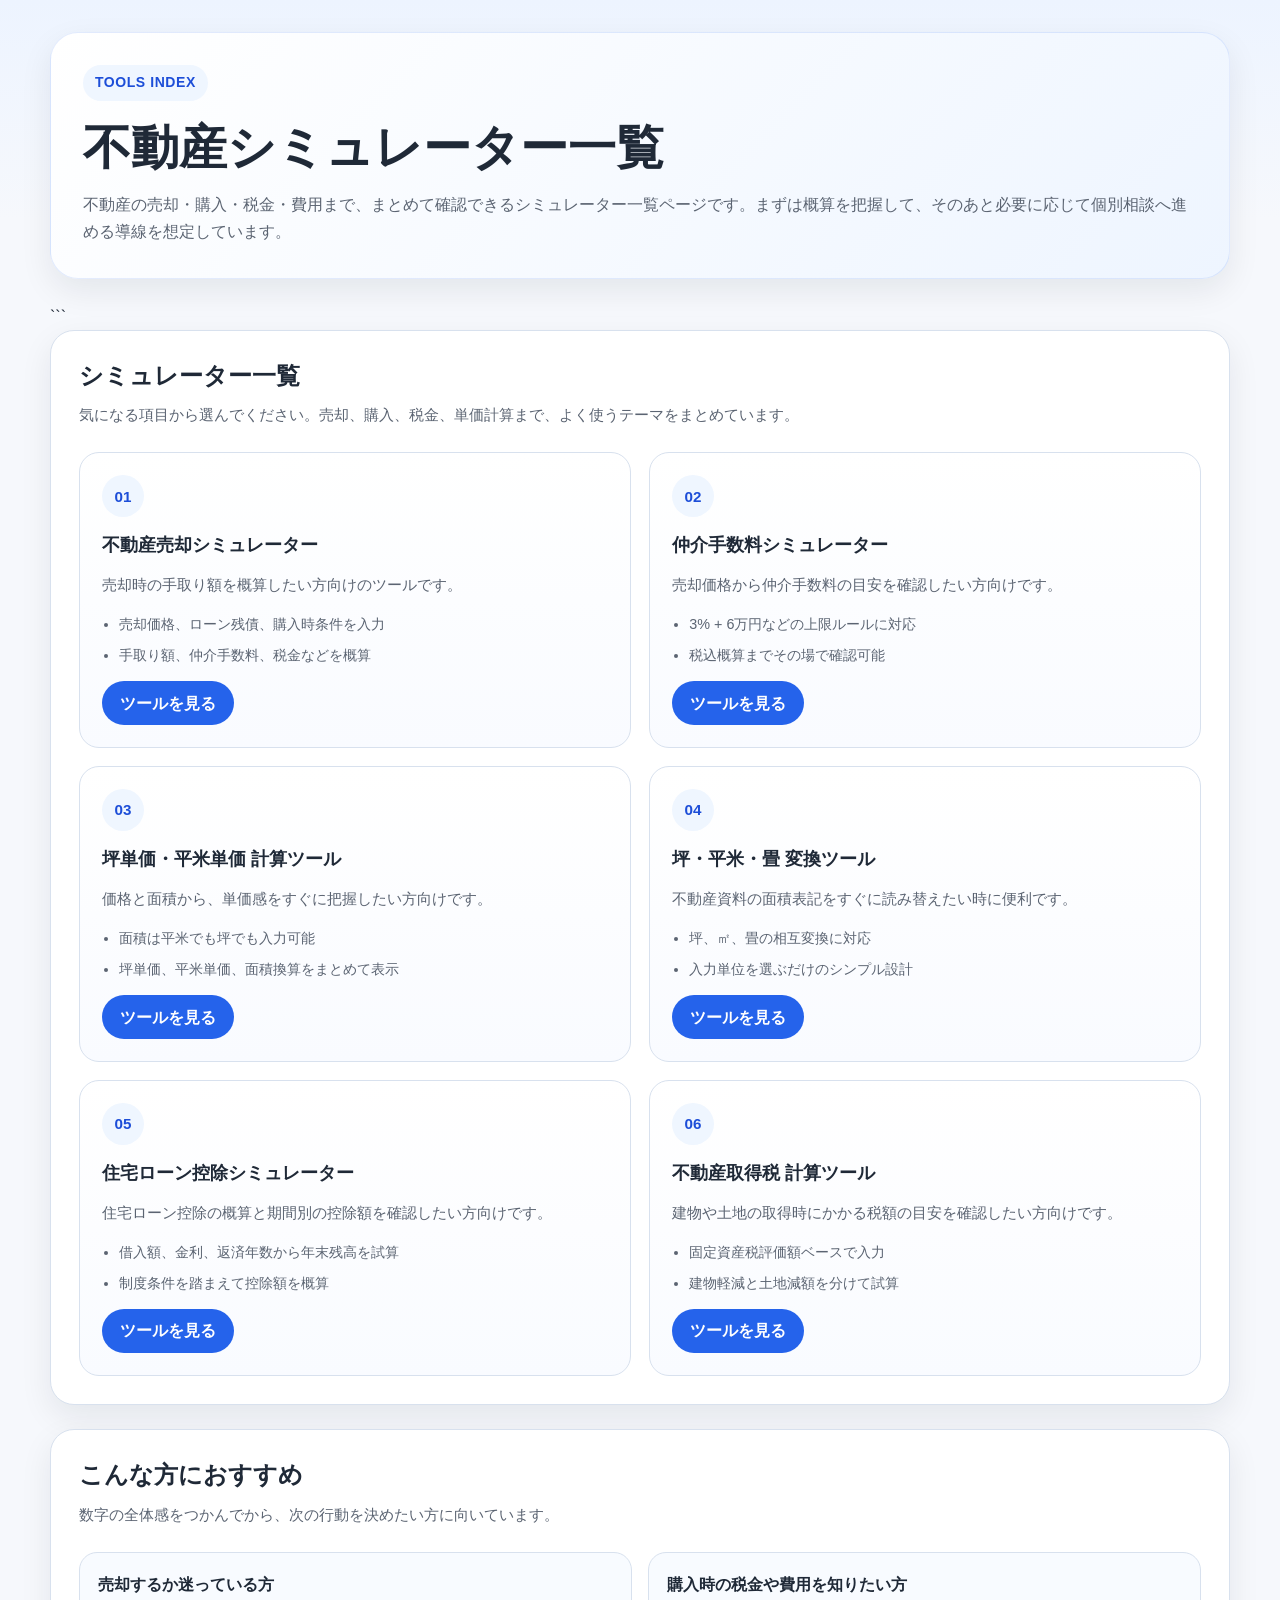
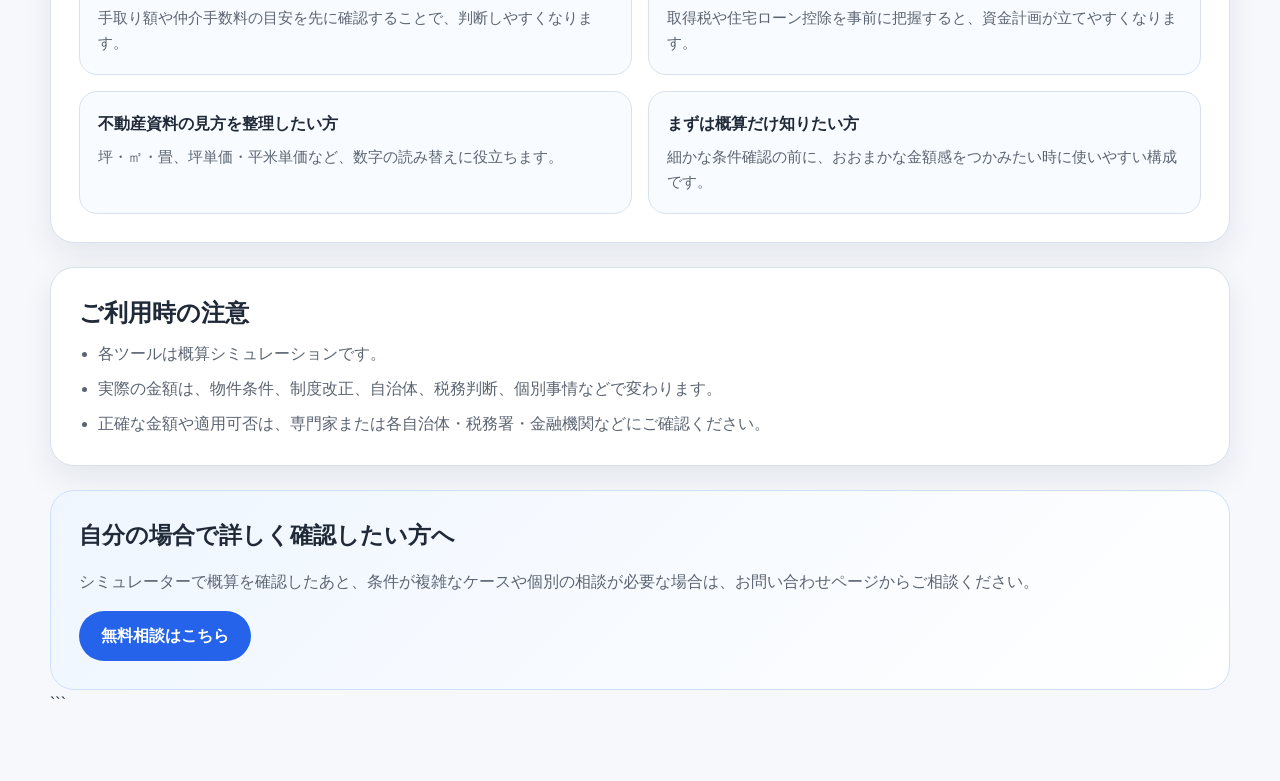
<file: index.html>
<!doctype html>

<html lang="ja">
<head>
  <meta charset="utf-8">
  <meta name="viewport" content="width=device-width, initial-scale=1">
  <title>不動産シミュレーター一覧</title>
  <style>
    :root {
      --color-bg: #f6f8fc;
      --color-surface: #ffffff;
      --color-surface-sub: #f8fbff;
      --color-border: #d8e1ee;
      --color-text: #1f2937;
      --color-text-sub: #5b6472;
      --color-primary: #2563eb;
      --color-primary-dark: #1d4ed8;
      --color-accent: #eff6ff;
      --color-accent-strong: #dbeafe;
      --shadow-card: 0 12px 32px rgba(15, 23, 42, 0.08);
      --radius-lg: 24px;
      --radius-md: 16px;
      --radius-sm: 12px;
    }

```
* {
  box-sizing: border-box;
}

body {
  margin: 0;
  font-family: "Hiragino Sans", "Yu Gothic", "Meiryo", sans-serif;
  color: var(--color-text);
  background: linear-gradient(180deg, #edf4ff 0%, var(--color-bg) 220px, var(--color-bg) 100%);
  line-height: 1.7;
}

img {
  max-width: 100%;
  height: auto;
}

a {
  color: inherit;
  text-decoration: none;
}

.l-page {
  width: min(1180px, calc(100% - 32px));
  margin-inline: auto;
  padding: 32px 0 64px;
}

.c-hero {
  margin-bottom: 24px;
  background: linear-gradient(135deg, #ffffff 0%, #eef5ff 100%);
  border: 1px solid rgba(37, 99, 235, 0.12);
  border-radius: 28px;
  box-shadow: var(--shadow-card);
  padding: 32px;
}

.c-hero__badge {
  display: inline-flex;
  align-items: center;
  gap: 8px;
  padding: 6px 12px;
  border-radius: 999px;
  background: var(--color-accent);
  color: var(--color-primary-dark);
  font-size: 0.875rem;
  font-weight: 700;
  letter-spacing: 0.04em;
}

.c-hero__title {
  margin: 16px 0 12px;
  font-size: clamp(2rem, 4vw, 3rem);
  line-height: 1.3;
}

.c-hero__lead {
  margin: 0;
  color: var(--color-text-sub);
  font-size: 1rem;
}

.c-section + .c-section {
  margin-top: 24px;
}

.c-card {
  background: var(--color-surface);
  border: 1px solid var(--color-border);
  border-radius: var(--radius-lg);
  box-shadow: var(--shadow-card);
  padding: 28px;
}

.c-section__title {
  margin: 0 0 10px;
  font-size: 1.5rem;
  line-height: 1.4;
}

.c-section__lead {
  margin: 0 0 24px;
  color: var(--color-text-sub);
  font-size: 0.96rem;
}

.c-toolsGrid {
  display: grid;
  grid-template-columns: repeat(2, minmax(0, 1fr));
  gap: 18px;
}

.c-toolCard {
  display: grid;
  gap: 14px;
  padding: 22px;
  border: 1px solid var(--color-border);
  border-radius: 20px;
  background: linear-gradient(180deg, #ffffff 0%, #f9fbff 100%);
  transition: transform 0.18s ease, box-shadow 0.18s ease, border-color 0.18s ease;
}

.c-toolCard:hover {
  transform: translateY(-2px);
  box-shadow: 0 16px 36px rgba(15, 23, 42, 0.1);
  border-color: #bfd2f6;
}

.c-toolCard__meta {
  display: inline-flex;
  align-items: center;
  justify-content: center;
  width: 42px;
  height: 42px;
  border-radius: 999px;
  background: var(--color-accent);
  color: var(--color-primary-dark);
  font-weight: 800;
  font-size: 0.95rem;
}

.c-toolCard__title {
  margin: 0;
  font-size: 1.15rem;
  line-height: 1.5;
}

.c-toolCard__text {
  margin: 0;
  color: var(--color-text-sub);
  font-size: 0.93rem;
}

.c-toolCard__list {
  margin: 0;
  padding-left: 1.2em;
  color: var(--color-text-sub);
  font-size: 0.9rem;
}

.c-toolCard__list li + li {
  margin-top: 6px;
}

.c-toolCard__link {
  display: inline-flex;
  align-items: center;
  gap: 8px;
  width: fit-content;
  min-height: 44px;
  padding: 0 18px;
  border-radius: 999px;
  background: var(--color-primary);
  color: #fff;
  font-weight: 700;
  transition: background-color 0.18s ease;
}

.c-toolCard__link:hover {
  background: var(--color-primary-dark);
}

.c-points {
  display: grid;
  grid-template-columns: repeat(2, minmax(0, 1fr));
  gap: 16px;
}

.c-point {
  padding: 18px;
  border: 1px solid var(--color-border);
  border-radius: 18px;
  background: var(--color-surface-sub);
}

.c-point__title {
  margin: 0 0 8px;
  font-size: 1rem;
}

.c-point__text {
  margin: 0;
  color: var(--color-text-sub);
  font-size: 0.92rem;
}

.c-list {
  margin: 0;
  padding-left: 1.2em;
  color: var(--color-text-sub);
}

.c-list li + li {
  margin-top: 8px;
}

.c-cta {
  display: grid;
  gap: 16px;
  align-items: start;
  padding: 28px;
  border-radius: 24px;
  background: linear-gradient(135deg, #eff6ff 0%, #ffffff 100%);
  border: 1px solid #cfe0ff;
}

.c-cta__title {
  margin: 0;
  font-size: 1.45rem;
  line-height: 1.4;
}

.c-cta__text {
  margin: 0;
  color: var(--color-text-sub);
}

.c-cta__button {
  display: inline-flex;
  align-items: center;
  justify-content: center;
  width: fit-content;
  min-height: 50px;
  padding: 0 22px;
  border-radius: 999px;
  background: var(--color-primary);
  color: #fff;
  font-weight: 700;
  transition: background-color 0.18s ease;
}

.c-cta__button:hover {
  background: var(--color-primary-dark);
}

@media (max-width: 900px) {
  .c-toolsGrid,
  .c-points {
    grid-template-columns: 1fr;
  }
}

@media (max-width: 640px) {
  .l-page {
    width: min(100% - 20px, 1180px);
    padding-top: 20px;
  }

  .c-hero,
  .c-card,
  .c-cta {
    padding: 20px;
  }
}
```

  </style>
</head>
<body>
  <main class="l-page">
    <section class="c-hero" aria-labelledby="page-title">
      <span class="c-hero__badge">TOOLS INDEX</span>
      <h1 class="c-hero__title" id="page-title">不動産シミュレーター一覧</h1>
      <p class="c-hero__lead">
        不動産の売却・購入・税金・費用まで、まとめて確認できるシミュレーター一覧ページです。まずは概算を把握して、そのあと必要に応じて個別相談へ進める導線を想定しています。
      </p>
    </section>

```
<section class="c-section c-card" aria-labelledby="tools-title">
  <h2 class="c-section__title" id="tools-title">シミュレーター一覧</h2>
  <p class="c-section__lead">
    気になる項目から選んでください。売却、購入、税金、単価計算まで、よく使うテーマをまとめています。
  </p>

  <div class="c-toolsGrid">
    <article class="c-toolCard">
      <span class="c-toolCard__meta">01</span>
      <h3 class="c-toolCard__title">不動産売却シミュレーター</h3>
      <p class="c-toolCard__text">売却時の手取り額を概算したい方向けのツールです。</p>
      <ul class="c-toolCard__list">
        <li>売却価格、ローン残債、購入時条件を入力</li>
        <li>手取り額、仲介手数料、税金などを概算</li>
      </ul>
      <a class="c-toolCard__link" href="/sample-real-estate-simulation/tools/real-estate-sale-simulator/">ツールを見る</a>
    </article>

    <article class="c-toolCard">
      <span class="c-toolCard__meta">02</span>
      <h3 class="c-toolCard__title">仲介手数料シミュレーター</h3>
      <p class="c-toolCard__text">売却価格から仲介手数料の目安を確認したい方向けです。</p>
      <ul class="c-toolCard__list">
        <li>3% + 6万円などの上限ルールに対応</li>
        <li>税込概算までその場で確認可能</li>
      </ul>
      <a class="c-toolCard__link" href="/sample-real-estate-simulation/tools/brokerage-fee-calculator/">ツールを見る</a>
    </article>

    <article class="c-toolCard">
      <span class="c-toolCard__meta">03</span>
      <h3 class="c-toolCard__title">坪単価・平米単価 計算ツール</h3>
      <p class="c-toolCard__text">価格と面積から、単価感をすぐに把握したい方向けです。</p>
      <ul class="c-toolCard__list">
        <li>面積は平米でも坪でも入力可能</li>
        <li>坪単価、平米単価、面積換算をまとめて表示</li>
      </ul>
      <a class="c-toolCard__link" href="/sample-real-estate-simulation/tools/tsubo-unit-price-calculator/">ツールを見る</a>
    </article>

    <article class="c-toolCard">
      <span class="c-toolCard__meta">04</span>
      <h3 class="c-toolCard__title">坪・平米・畳 変換ツール</h3>
      <p class="c-toolCard__text">不動産資料の面積表記をすぐに読み替えたい時に便利です。</p>
      <ul class="c-toolCard__list">
        <li>坪、㎡、畳の相互変換に対応</li>
        <li>入力単位を選ぶだけのシンプル設計</li>
      </ul>
      <a class="c-toolCard__link" href="/sample-real-estate-simulation/tools/area-unit-converter/">ツールを見る</a>
    </article>

    <article class="c-toolCard">
      <span class="c-toolCard__meta">05</span>
      <h3 class="c-toolCard__title">住宅ローン控除シミュレーター</h3>
      <p class="c-toolCard__text">住宅ローン控除の概算と期間別の控除額を確認したい方向けです。</p>
      <ul class="c-toolCard__list">
        <li>借入額、金利、返済年数から年末残高を試算</li>
        <li>制度条件を踏まえて控除額を概算</li>
      </ul>
      <a class="c-toolCard__link" href="/sample-real-estate-simulation/tools/housing-loan-deduction-simulator/">ツールを見る</a>
    </article>

    <article class="c-toolCard">
      <span class="c-toolCard__meta">06</span>
      <h3 class="c-toolCard__title">不動産取得税 計算ツール</h3>
      <p class="c-toolCard__text">建物や土地の取得時にかかる税額の目安を確認したい方向けです。</p>
      <ul class="c-toolCard__list">
        <li>固定資産税評価額ベースで入力</li>
        <li>建物軽減と土地減額を分けて試算</li>
      </ul>
      <a class="c-toolCard__link" href="/sample-real-estate-simulation/tools/acquisition-tax-calculator/">ツールを見る</a>
    </article>
  </div>
</section>

<section class="c-section c-card" aria-labelledby="recommend-title">
  <h2 class="c-section__title" id="recommend-title">こんな方におすすめ</h2>
  <p class="c-section__lead">数字の全体感をつかんでから、次の行動を決めたい方に向いています。</p>
  <div class="c-points">
    <div class="c-point">
      <h3 class="c-point__title">売却するか迷っている方</h3>
      <p class="c-point__text">手取り額や仲介手数料の目安を先に確認することで、判断しやすくなります。</p>
    </div>
    <div class="c-point">
      <h3 class="c-point__title">購入時の税金や費用を知りたい方</h3>
      <p class="c-point__text">取得税や住宅ローン控除を事前に把握すると、資金計画が立てやすくなります。</p>
    </div>
    <div class="c-point">
      <h3 class="c-point__title">不動産資料の見方を整理したい方</h3>
      <p class="c-point__text">坪・㎡・畳、坪単価・平米単価など、数字の読み替えに役立ちます。</p>
    </div>
    <div class="c-point">
      <h3 class="c-point__title">まずは概算だけ知りたい方</h3>
      <p class="c-point__text">細かな条件確認の前に、おおまかな金額感をつかみたい時に使いやすい構成です。</p>
    </div>
  </div>
</section>

<section class="c-section c-card" aria-labelledby="notice-title">
  <h2 class="c-section__title" id="notice-title">ご利用時の注意</h2>
  <ul class="c-list">
    <li>各ツールは概算シミュレーションです。</li>
    <li>実際の金額は、物件条件、制度改正、自治体、税務判断、個別事情などで変わります。</li>
    <li>正確な金額や適用可否は、専門家または各自治体・税務署・金融機関などにご確認ください。</li>
  </ul>
</section>

<section class="c-section c-cta" aria-labelledby="cta-title">
  <h2 class="c-cta__title" id="cta-title">自分の場合で詳しく確認したい方へ</h2>
  <p class="c-cta__text">
    シミュレーターで概算を確認したあと、条件が複雑なケースや個別の相談が必要な場合は、お問い合わせページからご相談ください。
  </p>
  <a class="c-cta__button" href="/contact/">無料相談はこちら</a>
</section>
```

  </main>
</body>
</html>
</file>
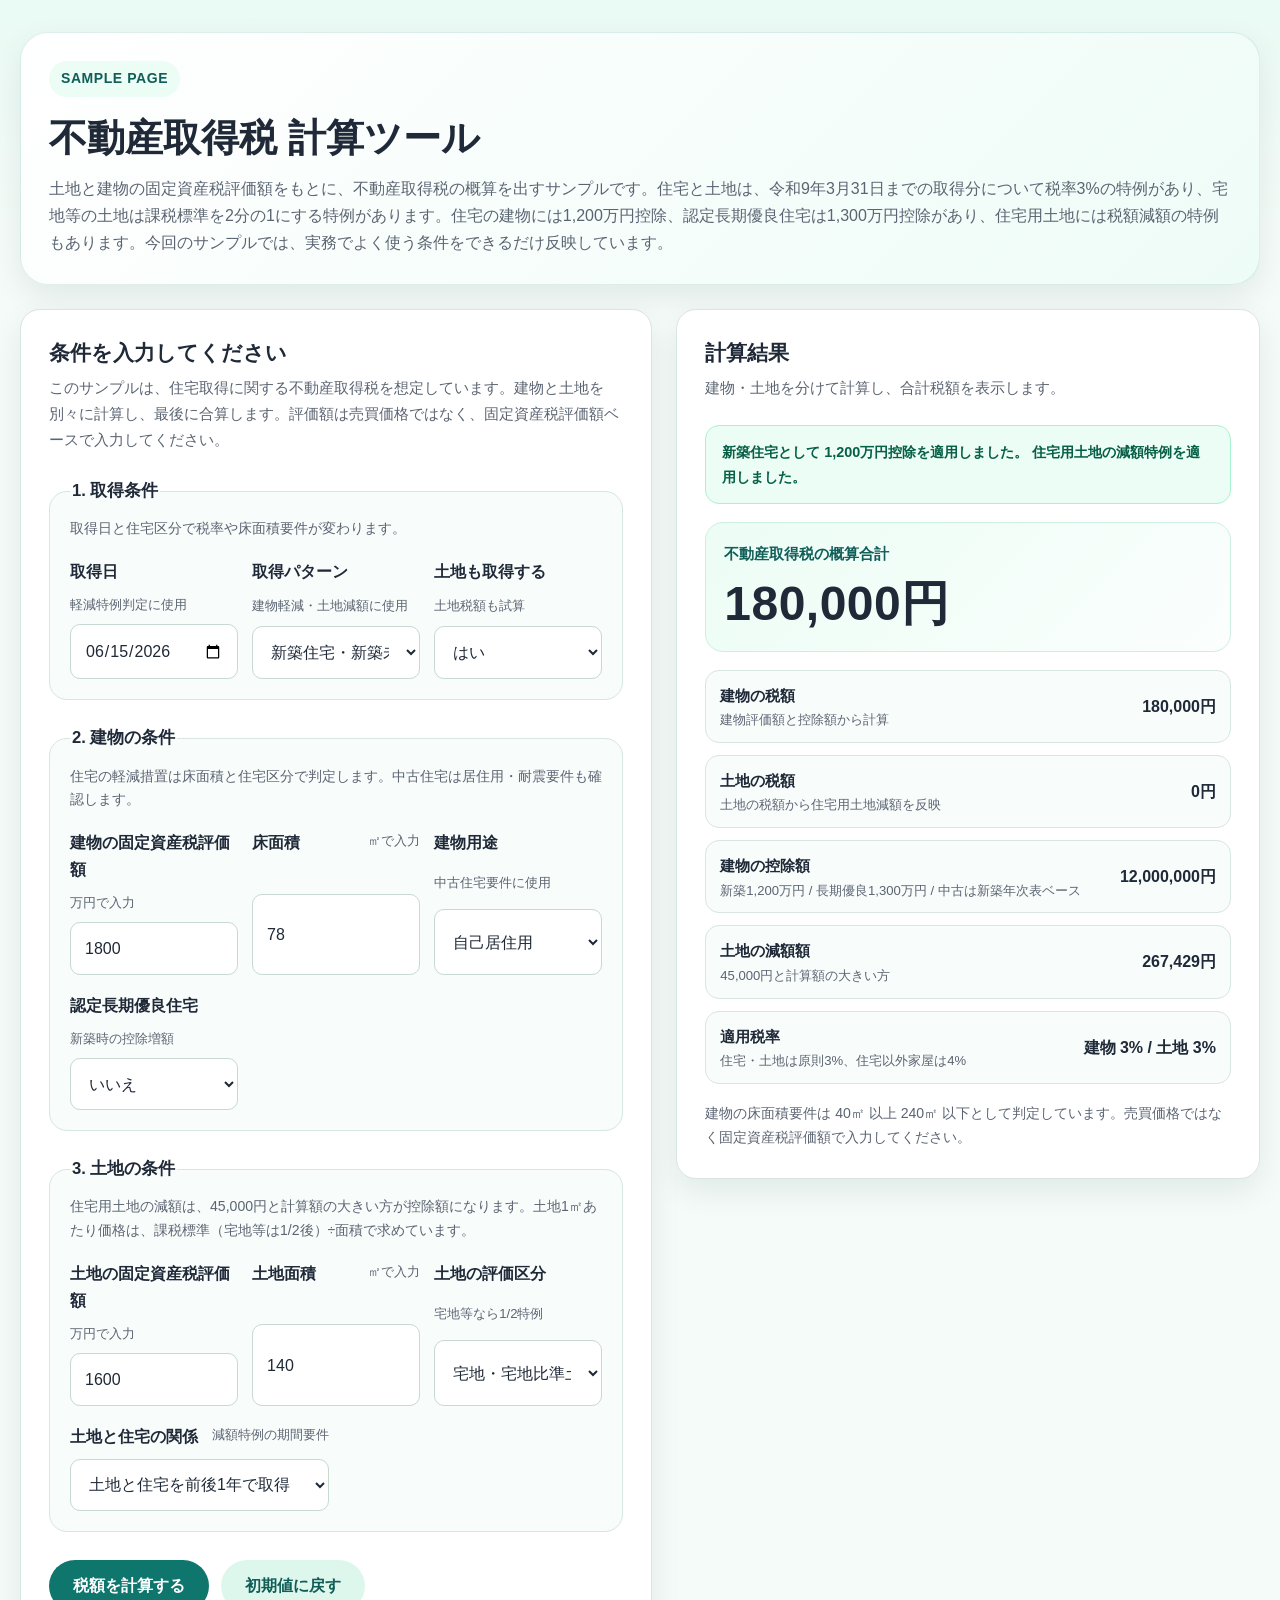
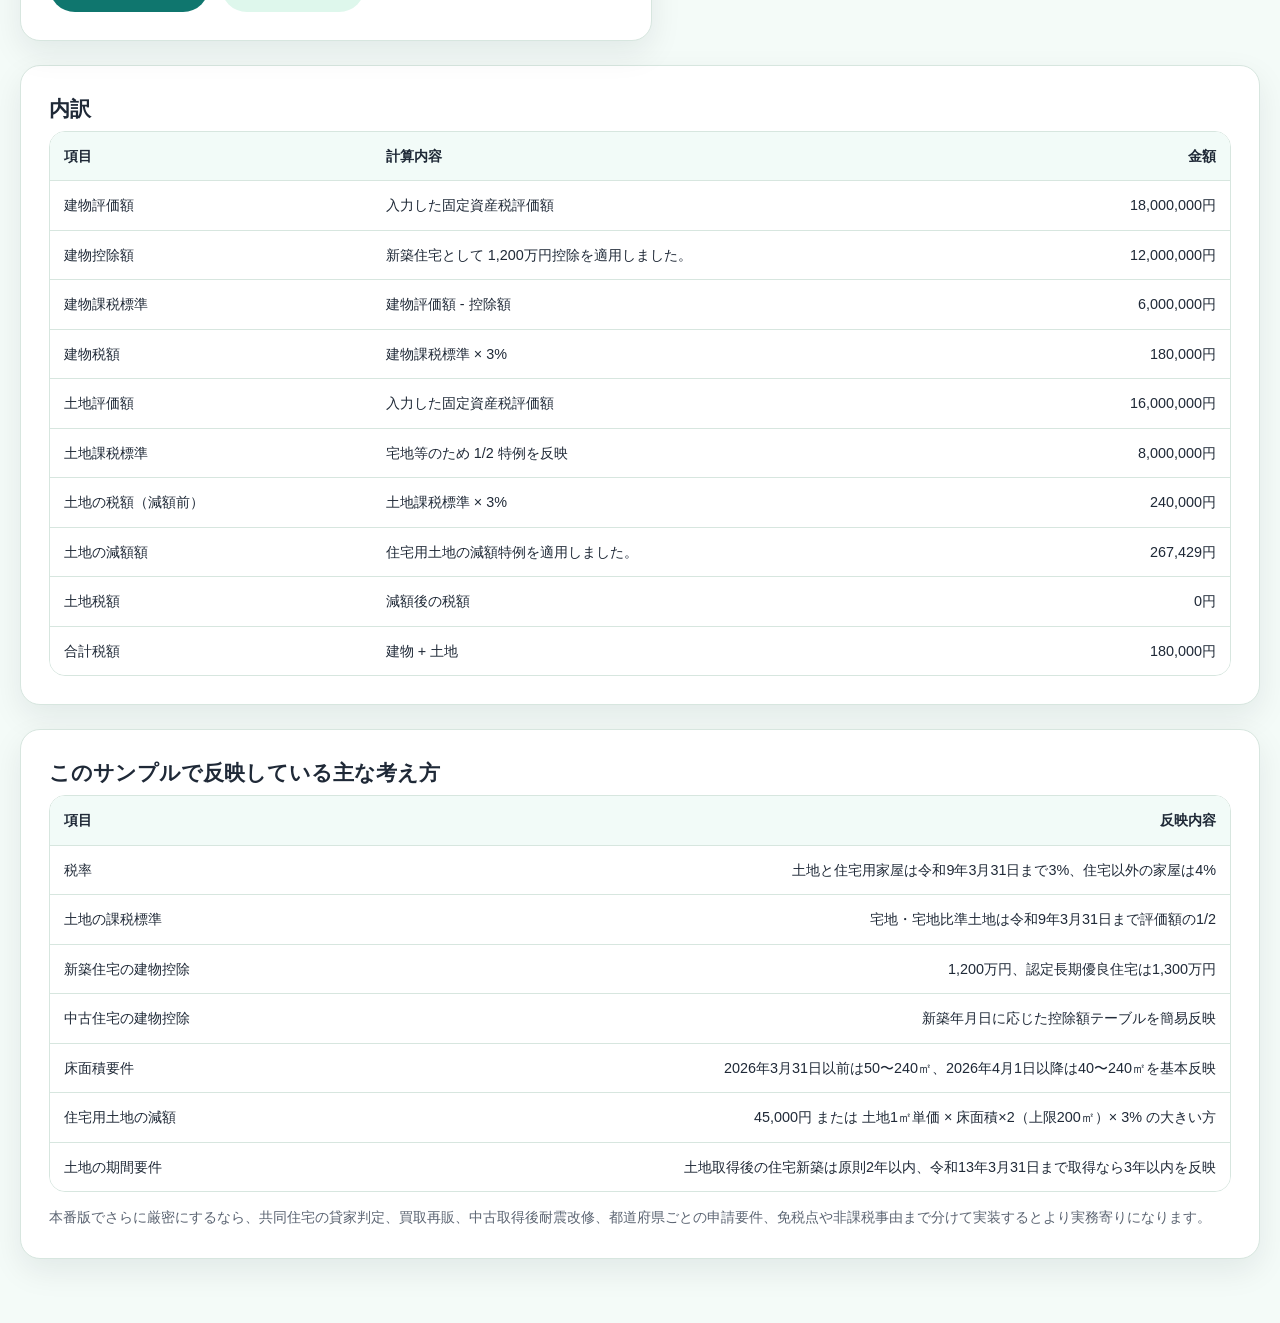
<file: tools/acquisition-tax-calculator/index.html>
<!doctype html>
<html lang="ja">
<head>
  <meta charset="utf-8">
  <meta name="viewport" content="width=device-width, initial-scale=1">
  <title>不動産取得税 計算ツール サンプル</title>
  <style>
    :root {
      --color-bg: #f4fbf8;
      --color-surface: #ffffff;
      --color-surface-sub: #f8fcfb;
      --color-border: #d7e6df;
      --color-text: #1f2937;
      --color-text-sub: #5b6472;
      --color-primary: #0f766e;
      --color-primary-dark: #115e59;
      --color-accent: #ecfdf5;
      --color-danger: #b91c1c;
      --color-success: #065f46;
      --shadow-card: 0 12px 32px rgba(15, 23, 42, 0.08);
      --radius-lg: 20px;
      --radius-md: 14px;
      --radius-sm: 10px;
    }

    * { box-sizing: border-box; }
    body {
      margin: 0;
      font-family: "Hiragino Sans", "Yu Gothic", "Meiryo", sans-serif;
      color: var(--color-text);
      background: linear-gradient(180deg, #eafaf4 0%, var(--color-bg) 220px, var(--color-bg) 100%);
      line-height: 1.7;
    }

    button, input, select { font: inherit; }

    .l-page {
      width: min(1240px, calc(100% - 32px));
      margin-inline: auto;
      padding: 32px 0 64px;
    }

    .c-hero {
      margin-bottom: 24px;
      background: linear-gradient(135deg, #ffffff 0%, #eefcf7 100%);
      border: 1px solid rgba(15, 118, 110, 0.12);
      border-radius: 28px;
      box-shadow: var(--shadow-card);
      padding: 28px;
    }

    .c-hero__badge {
      display: inline-flex;
      align-items: center;
      gap: 8px;
      padding: 6px 12px;
      border-radius: 999px;
      background: var(--color-accent);
      color: var(--color-primary-dark);
      font-size: .875rem;
      font-weight: 700;
      letter-spacing: .04em;
    }

    .c-hero__title {
      margin: 16px 0 12px;
      font-size: clamp(1.8rem, 3vw, 2.6rem);
      line-height: 1.3;
    }

    .c-hero__lead {
      margin: 0;
      color: var(--color-text-sub);
    }

    .c-grid {
      display: grid;
      grid-template-columns: minmax(0, 1.04fr) minmax(360px, .96fr);
      gap: 24px;
      align-items: start;
    }

    .c-card {
      background: var(--color-surface);
      border: 1px solid var(--color-border);
      border-radius: var(--radius-lg);
      box-shadow: var(--shadow-card);
    }

    .c-panel { padding: 28px; }

    .c-panel__title {
      margin: 0 0 8px;
      font-size: 1.3rem;
      line-height: 1.4;
    }

    .c-panel__lead {
      margin: 0 0 24px;
      color: var(--color-text-sub);
      font-size: .95rem;
    }

    .c-form {
      display: grid;
      gap: 24px;
    }

    .c-fieldset {
      margin: 0;
      padding: 20px;
      border: 1px solid var(--color-border);
      border-radius: 18px;
      display: grid;
      gap: 18px;
      background: var(--color-surface-sub);
    }

    .c-fieldset__title {
      margin: 0;
      font-size: 1.04rem;
      font-weight: 800;
    }

    .c-fieldset__lead {
      margin: -8px 0 0;
      color: var(--color-text-sub);
      font-size: .88rem;
    }

    .c-field {
      display: grid;
      gap: 8px;
    }

    .c-field__head {
      display: flex;
      justify-content: space-between;
      gap: 8px;
      flex-wrap: wrap;
    }

    .c-field__label {
      font-weight: 700;
      font-size: .98rem;
    }

    .c-field__hint {
      color: var(--color-text-sub);
      font-size: .82rem;
    }

    .c-form__row {
      display: grid;
      grid-template-columns: repeat(2, minmax(0, 1fr));
      gap: 14px;
    }

    .c-form__row--triple {
      grid-template-columns: repeat(3, minmax(0, 1fr));
    }

    .c-input,
    .c-select {
      width: 100%;
      min-height: 52px;
      padding: 12px 14px;
      border: 1px solid #c8d9d1;
      border-radius: var(--radius-sm);
      background: #fff;
      color: var(--color-text);
      transition: border-color .2s ease, box-shadow .2s ease, background-color .2s ease;
    }

    .c-input:focus,
    .c-select:focus {
      outline: none;
      border-color: var(--color-primary);
      box-shadow: 0 0 0 4px rgba(15, 118, 110, 0.14);
    }

    .c-actions {
      display: flex;
      flex-wrap: wrap;
      gap: 12px;
      padding-top: 4px;
    }

    .c-button {
      appearance: none;
      border: none;
      border-radius: 999px;
      min-height: 52px;
      padding: 0 24px;
      cursor: pointer;
      font-weight: 700;
      transition: transform .15s ease, background-color .2s ease;
    }

    .c-button:hover { transform: translateY(-1px); }
    .c-button--primary { background: var(--color-primary); color: #fff; }
    .c-button--primary:hover { background: var(--color-primary-dark); }
    .c-button--secondary { background: #def7ec; color: var(--color-primary-dark); }

    .c-resultCard {
      position: sticky;
      top: 24px;
      padding: 28px;
    }

    .c-summary {
      margin-bottom: 18px;
      padding: 18px;
      border-radius: 18px;
      background: linear-gradient(135deg, #ecfdf5 0%, #fbfefd 100%);
      border: 1px solid #ccefe0;
    }

    .c-summary__label {
      margin: 0 0 8px;
      font-size: .95rem;
      font-weight: 700;
      color: var(--color-primary-dark);
    }

    .c-summary__value {
      margin: 0;
      font-size: clamp(2rem, 4vw, 3rem);
      line-height: 1.2;
      font-weight: 800;
      letter-spacing: .01em;
    }

    .c-status {
      margin: 0 0 18px;
      padding: 14px 16px;
      border-radius: 14px;
      font-size: .9rem;
      font-weight: 700;
      background: #ecfdf5;
      color: var(--color-success);
      border: 1px solid #a7f3d0;
    }

    .c-status.is-error {
      background: #fef2f2;
      color: var(--color-danger);
      border-color: #fecaca;
    }

    .c-breakdown {
      display: grid;
      gap: 12px;
      margin-bottom: 18px;
    }

    .c-breakdown__item {
      display: grid;
      grid-template-columns: minmax(0, 1fr) auto;
      align-items: center;
      gap: 12px;
      padding: 12px 14px;
      border: 1px solid var(--color-border);
      border-radius: 14px;
      background: var(--color-surface-sub);
    }

    .c-breakdown__term {
      margin: 0;
      font-size: .94rem;
      font-weight: 700;
    }

    .c-breakdown__desc {
      margin: 2px 0 0;
      color: var(--color-text-sub);
      font-size: .82rem;
      line-height: 1.5;
    }

    .c-breakdown__value {
      font-weight: 800;
      font-size: 1rem;
      text-align: right;
      white-space: nowrap;
    }

    .c-tableWrap {
      overflow-x: auto;
      border: 1px solid var(--color-border);
      border-radius: 16px;
    }

    .c-table {
      width: 100%;
      border-collapse: collapse;
      background: #fff;
    }

    .c-table th,
    .c-table td {
      padding: 12px 14px;
      border-bottom: 1px solid var(--color-border);
      text-align: left;
      vertical-align: top;
      font-size: .9rem;
    }

    .c-table th {
      background: #f2fbf8;
      font-weight: 700;
      white-space: nowrap;
    }

    .c-table td:last-child,
    .c-table th:last-child { text-align: right; }
    .c-table tr:last-child td { border-bottom: none; }

    .c-note {
      margin: 0;
      color: var(--color-text-sub);
      font-size: .88rem;
      line-height: 1.7;
    }

    .u-hidden {
      position: absolute !important;
      width: 1px !important;
      height: 1px !important;
      padding: 0 !important;
      margin: -1px !important;
      overflow: hidden !important;
      clip: rect(0, 0, 0, 0) !important;
      white-space: nowrap !important;
      border: 0 !important;
    }

    .is-invalid {
      border-color: var(--color-danger);
      background: #fff8f8;
    }

    .c-error {
      margin: 4px 0 0;
      font-size: .83rem;
      color: var(--color-danger);
      font-weight: 700;
    }

    [hidden] { display: none !important; }

    @media (max-width: 980px) {
      .c-grid { grid-template-columns: 1fr; }
      .c-resultCard { position: static; }
    }

    @media (max-width: 720px) {
      .l-page { width: min(100% - 20px, 1240px); padding-top: 20px; }
      .c-hero, .c-panel, .c-resultCard { padding: 20px; }
      .c-form__row, .c-form__row--triple { grid-template-columns: 1fr; }
      .c-actions { flex-direction: column; }
      .c-button { width: 100%; }
    }
  </style>
</head>
<body>
  <main class="l-page">
    <section class="c-hero" aria-labelledby="hero-title">
      <span class="c-hero__badge">SAMPLE PAGE</span>
      <h1 class="c-hero__title" id="hero-title">不動産取得税 計算ツール</h1>
      <p class="c-hero__lead">
        土地と建物の固定資産税評価額をもとに、不動産取得税の概算を出すサンプルです。住宅と土地は、令和9年3月31日までの取得分について税率3%の特例があり、宅地等の土地は課税標準を2分の1にする特例があります。住宅の建物には1,200万円控除、認定長期優良住宅は1,300万円控除があり、住宅用土地には税額減額の特例もあります。今回のサンプルでは、実務でよく使う条件をできるだけ反映しています。</p>
    </section>

    <div class="c-grid">
      <section class="c-card c-panel" aria-labelledby="form-title">
        <h2 class="c-panel__title" id="form-title">条件を入力してください</h2>
        <p class="c-panel__lead">
          このサンプルは、住宅取得に関する不動産取得税を想定しています。建物と土地を別々に計算し、最後に合算します。評価額は売買価格ではなく、固定資産税評価額ベースで入力してください。
        </p>

        <form class="c-form" id="acquisitionTaxForm" novalidate>
          <fieldset class="c-fieldset">
            <legend class="c-fieldset__title">1. 取得条件</legend>
            <p class="c-fieldset__lead">取得日と住宅区分で税率や床面積要件が変わります。</p>

            <div class="c-form__row c-form__row--triple">
              <div class="c-field">
                <div class="c-field__head">
                  <label class="c-field__label" for="acquisitionDate">取得日</label>
                  <span class="c-field__hint">軽減特例判定に使用</span>
                </div>
                <input class="c-input js-required" id="acquisitionDate" name="acquisitionDate" type="date" value="2026-06-15" aria-describedby="acquisitionDateError">
                <p class="c-error u-hidden" id="acquisitionDateError"></p>
              </div>

              <div class="c-field">
                <div class="c-field__head">
                  <label class="c-field__label" for="propertyScenario">取得パターン</label>
                  <span class="c-field__hint">建物軽減・土地減額に使用</span>
                </div>
                <select class="c-select js-required" id="propertyScenario" name="propertyScenario" aria-describedby="propertyScenarioError">
                  <option value="new">新築住宅・新築未使用住宅</option>
                  <option value="used">中古住宅</option>
                  <option value="nonresidential">住宅以外</option>
                </select>
                <p class="c-error u-hidden" id="propertyScenarioError"></p>
              </div>

              <div class="c-field">
                <div class="c-field__head">
                  <label class="c-field__label" for="includeLand">土地も取得する</label>
                  <span class="c-field__hint">土地税額も試算</span>
                </div>
                <select class="c-select js-required" id="includeLand" name="includeLand" aria-describedby="includeLandError">
                  <option value="yes">はい</option>
                  <option value="no">いいえ</option>
                </select>
                <p class="c-error u-hidden" id="includeLandError"></p>
              </div>
            </div>
          </fieldset>

          <fieldset class="c-fieldset">
            <legend class="c-fieldset__title">2. 建物の条件</legend>
            <p class="c-fieldset__lead">住宅の軽減措置は床面積と住宅区分で判定します。中古住宅は居住用・耐震要件も確認します。</p>

            <div class="c-form__row c-form__row--triple">
              <div class="c-field">
                <div class="c-field__head">
                  <label class="c-field__label" for="buildingValue">建物の固定資産税評価額</label>
                  <span class="c-field__hint">万円で入力</span>
                </div>
                <input class="c-input js-required js-number" id="buildingValue" name="buildingValue" type="number" inputmode="decimal" min="0" step="1" value="1800" aria-describedby="buildingValueError">
                <p class="c-error u-hidden" id="buildingValueError"></p>
              </div>

              <div class="c-field">
                <div class="c-field__head">
                  <label class="c-field__label" for="floorArea">床面積</label>
                  <span class="c-field__hint">㎡で入力</span>
                </div>
                <input class="c-input js-required js-number" id="floorArea" name="floorArea" type="number" inputmode="decimal" min="0" step="0.1" value="78" aria-describedby="floorAreaError">
                <p class="c-error u-hidden" id="floorAreaError"></p>
              </div>

              <div class="c-field">
                <div class="c-field__head">
                  <label class="c-field__label" for="buildingUse">建物用途</label>
                  <span class="c-field__hint">中古住宅要件に使用</span>
                </div>
                <select class="c-select js-required" id="buildingUse" name="buildingUse" aria-describedby="buildingUseError">
                  <option value="self">自己居住用</option>
                  <option value="rental">賃貸用・自己居住以外</option>
                </select>
                <p class="c-error u-hidden" id="buildingUseError"></p>
              </div>
            </div>

            <div class="c-form__row c-form__row--triple">
              <div class="c-field">
                <div class="c-field__head">
                  <label class="c-field__label" for="isLongLife">認定長期優良住宅</label>
                  <span class="c-field__hint">新築時の控除増額</span>
                </div>
                <select class="c-select js-required" id="isLongLife" name="isLongLife" aria-describedby="isLongLifeError">
                  <option value="no">いいえ</option>
                  <option value="yes">はい</option>
                </select>
                <p class="c-error u-hidden" id="isLongLifeError"></p>
              </div>

              <div class="c-field" id="usedBuildYearWrap">
                <div class="c-field__head">
                  <label class="c-field__label" for="buildYear">中古住宅の新築年</label>
                  <span class="c-field__hint">西暦</span>
                </div>
                <input class="c-input js-number" id="buildYear" name="buildYear" type="number" inputmode="numeric" min="1900" step="1" value="2005" aria-describedby="buildYearError">
                <p class="c-error u-hidden" id="buildYearError"></p>
              </div>

              <div class="c-field" id="usedSeismicWrap">
                <div class="c-field__head">
                  <label class="c-field__label" for="seismicEligible">中古住宅の耐震要件</label>
                  <span class="c-field__hint">昭和56年以前なら重要</span>
                </div>
                <select class="c-select" id="seismicEligible" name="seismicEligible" aria-describedby="seismicEligibleError">
                  <option value="yes">満たす</option>
                  <option value="no">満たさない</option>
                </select>
                <p class="c-error u-hidden" id="seismicEligibleError"></p>
              </div>
            </div>
          </fieldset>

          <fieldset class="c-fieldset" id="landFieldset">
            <legend class="c-fieldset__title">3. 土地の条件</legend>
            <p class="c-fieldset__lead">住宅用土地の減額は、45,000円と計算額の大きい方が控除額になります。土地1㎡あたり価格は、課税標準（宅地等は1/2後）÷面積で求めています。</p>

            <div class="c-form__row c-form__row--triple">
              <div class="c-field">
                <div class="c-field__head">
                  <label class="c-field__label" for="landValue">土地の固定資産税評価額</label>
                  <span class="c-field__hint">万円で入力</span>
                </div>
                <input class="c-input js-number" id="landValue" name="landValue" type="number" inputmode="decimal" min="0" step="1" value="1600" aria-describedby="landValueError">
                <p class="c-error u-hidden" id="landValueError"></p>
              </div>

              <div class="c-field">
                <div class="c-field__head">
                  <label class="c-field__label" for="landArea">土地面積</label>
                  <span class="c-field__hint">㎡で入力</span>
                </div>
                <input class="c-input js-number" id="landArea" name="landArea" type="number" inputmode="decimal" min="0" step="0.1" value="140" aria-describedby="landAreaError">
                <p class="c-error u-hidden" id="landAreaError"></p>
              </div>

              <div class="c-field">
                <div class="c-field__head">
                  <label class="c-field__label" for="landType">土地の評価区分</label>
                  <span class="c-field__hint">宅地等なら1/2特例</span>
                </div>
                <select class="c-select js-required" id="landType" name="landType" aria-describedby="landTypeError">
                  <option value="residential">宅地・宅地比準土地</option>
                  <option value="other">宅地等以外</option>
                </select>
                <p class="c-error u-hidden" id="landTypeError"></p>
              </div>
            </div>

            <div class="c-form__row">
              <div class="c-field">
                <div class="c-field__head">
                  <label class="c-field__label" for="landHousingRelation">土地と住宅の関係</label>
                  <span class="c-field__hint">減額特例の期間要件</span>
                </div>
                <select class="c-select js-required" id="landHousingRelation" name="landHousingRelation" aria-describedby="landHousingRelationError">
                  <option value="same_time">土地と住宅を前後1年で取得</option>
                  <option value="land_then_house">土地取得後に住宅を新築</option>
                  <option value="not_applicable">土地の住宅減額は使わない</option>
                </select>
                <p class="c-error u-hidden" id="landHousingRelationError"></p>
              </div>

              <div class="c-field" id="landAfterYearsWrap">
                <div class="c-field__head">
                  <label class="c-field__label" for="yearsUntilHouse">土地取得から住宅取得・新築までの年数</label>
                  <span class="c-field__hint">年で入力</span>
                </div>
                <input class="c-input js-number" id="yearsUntilHouse" name="yearsUntilHouse" type="number" inputmode="decimal" min="0" step="0.1" value="1" aria-describedby="yearsUntilHouseError">
                <p class="c-error u-hidden" id="yearsUntilHouseError"></p>
              </div>
            </div>
          </fieldset>

          <div class="c-actions">
            <button class="c-button c-button--primary" type="submit">税額を計算する</button>
            <button class="c-button c-button--secondary" type="button" id="resetButton">初期値に戻す</button>
          </div>
        </form>
      </section>

      <aside class="c-card c-resultCard" aria-labelledby="result-title">
        <h2 class="c-panel__title" id="result-title">計算結果</h2>
        <p class="c-panel__lead">建物・土地を分けて計算し、合計税額を表示します。</p>

        <p class="c-status" id="statusMessage">条件を判定中です。</p>

        <div class="c-summary" aria-live="polite" aria-atomic="true">
          <p class="c-summary__label">不動産取得税の概算合計</p>
          <p class="c-summary__value" id="totalTaxView">-</p>
        </div>

        <div class="c-breakdown">
          <div class="c-breakdown__item">
            <div>
              <p class="c-breakdown__term">建物の税額</p>
              <p class="c-breakdown__desc">建物評価額と控除額から計算</p>
            </div>
            <div class="c-breakdown__value" id="buildingTaxView">-</div>
          </div>
          <div class="c-breakdown__item">
            <div>
              <p class="c-breakdown__term">土地の税額</p>
              <p class="c-breakdown__desc">土地の税額から住宅用土地減額を反映</p>
            </div>
            <div class="c-breakdown__value" id="landTaxView">-</div>
          </div>
          <div class="c-breakdown__item">
            <div>
              <p class="c-breakdown__term">建物の控除額</p>
              <p class="c-breakdown__desc">新築1,200万円 / 長期優良1,300万円 / 中古は新築年次表ベース</p>
            </div>
            <div class="c-breakdown__value" id="buildingDeductionView">-</div>
          </div>
          <div class="c-breakdown__item">
            <div>
              <p class="c-breakdown__term">土地の減額額</p>
              <p class="c-breakdown__desc">45,000円と計算額の大きい方</p>
            </div>
            <div class="c-breakdown__value" id="landDeductionView">-</div>
          </div>
          <div class="c-breakdown__item">
            <div>
              <p class="c-breakdown__term">適用税率</p>
              <p class="c-breakdown__desc">住宅・土地は原則3%、住宅以外家屋は4%</p>
            </div>
            <div class="c-breakdown__value" id="rateView">-</div>
          </div>
        </div>

        <p class="c-note" id="resultNote">このサンプルは概算です。都道府県税事務所の判定や個別事情で変わることがあります。</p>
      </aside>
    </div>

    <section class="c-card c-panel" aria-labelledby="detail-title" style="margin-top:24px;">
      <h2 class="c-panel__title" id="detail-title">内訳</h2>
      <div class="c-tableWrap">
        <table class="c-table">
          <thead>
            <tr>
              <th>項目</th>
              <th>計算内容</th>
              <th>金額</th>
            </tr>
          </thead>
          <tbody id="detailBody">
            <tr><td colspan="3">計算するとここに表示されます。</td></tr>
          </tbody>
        </table>
      </div>
    </section>

    <section class="c-card c-panel" aria-labelledby="guide-title" style="margin-top:24px;">
      <h2 class="c-panel__title" id="guide-title">このサンプルで反映している主な考え方</h2>
      <div class="c-tableWrap">
        <table class="c-table">
          <thead>
            <tr>
              <th>項目</th>
              <th>反映内容</th>
            </tr>
          </thead>
          <tbody>
            <tr>
              <td>税率</td>
              <td>土地と住宅用家屋は令和9年3月31日まで3%、住宅以外の家屋は4%</td>
            </tr>
            <tr>
              <td>土地の課税標準</td>
              <td>宅地・宅地比準土地は令和9年3月31日まで評価額の1/2</td>
            </tr>
            <tr>
              <td>新築住宅の建物控除</td>
              <td>1,200万円、認定長期優良住宅は1,300万円</td>
            </tr>
            <tr>
              <td>中古住宅の建物控除</td>
              <td>新築年月日に応じた控除額テーブルを簡易反映</td>
            </tr>
            <tr>
              <td>床面積要件</td>
              <td>2026年3月31日以前は50〜240㎡、2026年4月1日以降は40〜240㎡を基本反映</td>
            </tr>
            <tr>
              <td>住宅用土地の減額</td>
              <td>45,000円 または 土地1㎡単価 × 床面積×2（上限200㎡）× 3% の大きい方</td>
            </tr>
            <tr>
              <td>土地の期間要件</td>
              <td>土地取得後の住宅新築は原則2年以内、令和13年3月31日まで取得なら3年以内を反映</td>
            </tr>
          </tbody>
        </table>
      </div>
      <p class="c-note" style="margin-top:14px;">本番版でさらに厳密にするなら、共同住宅の貸家判定、買取再販、中古取得後耐震改修、都道府県ごとの申請要件、免税点や非課税事由まで分けて実装するとより実務寄りになります。</p>
    </section>
  </main>

  <script>
    (function () {
      'use strict';

      const form = document.getElementById('acquisitionTaxForm');
      const resetButton = document.getElementById('resetButton');
      const detailBody = document.getElementById('detailBody');
      const propertyScenario = document.getElementById('propertyScenario');
      const includeLand = document.getElementById('includeLand');
      const landFieldset = document.getElementById('landFieldset');
      const usedBuildYearWrap = document.getElementById('usedBuildYearWrap');
      const usedSeismicWrap = document.getElementById('usedSeismicWrap');
      const landAfterYearsWrap = document.getElementById('landAfterYearsWrap');

      const resultNodes = {
        statusMessage: document.getElementById('statusMessage'),
        totalTaxView: document.getElementById('totalTaxView'),
        buildingTaxView: document.getElementById('buildingTaxView'),
        landTaxView: document.getElementById('landTaxView'),
        buildingDeductionView: document.getElementById('buildingDeductionView'),
        landDeductionView: document.getElementById('landDeductionView'),
        rateView: document.getElementById('rateView'),
        resultNote: document.getElementById('resultNote')
      };

      const defaultValues = {
        acquisitionDate: '2026-06-15',
        propertyScenario: 'new',
        includeLand: 'yes',
        buildingValue: '1800',
        floorArea: '78',
        buildingUse: 'self',
        isLongLife: 'no',
        buildYear: '2005',
        seismicEligible: 'yes',
        landValue: '1600',
        landArea: '140',
        landType: 'residential',
        landHousingRelation: 'same_time',
        yearsUntilHouse: '1'
      };

      const usedDeductionTable = [
        { start: '1982-01-01', end: '1985-06-30', amountMan: 420 },
        { start: '1985-07-01', end: '1989-03-31', amountMan: 450 },
        { start: '1989-04-01', end: '1997-03-31', amountMan: 1000 },
        { start: '1997-04-01', end: '2014-03-31', amountMan: 1200 },
        { start: '2014-04-01', end: '9999-12-31', amountMan: 1200 }
      ];

      function parseNumber(value) {
        const parsed = Number(value);
        return Number.isFinite(parsed) ? parsed : NaN;
      }

      function toYenFromMan(valueMan) {
        return Math.round(Number(valueMan || 0) * 10000);
      }

      function formatYen(value) {
        return Math.round(value || 0).toLocaleString('ja-JP') + '円';
      }

      function formatManYen(valueMan) {
        return Number(valueMan || 0).toLocaleString('ja-JP') + '万円';
      }

      function isOnOrBefore(dateText, compareText) {
        return new Date(dateText) <= new Date(compareText);
      }

      function validateField(input) {
        const errorNode = document.getElementById(input.id + 'Error');
        let message = '';
        const value = String(input.value || '').trim();

        if (input.closest('[hidden]')) {
          input.classList.remove('is-invalid');
          input.removeAttribute('aria-invalid');
          if (errorNode) {
            errorNode.textContent = '';
            errorNode.classList.add('u-hidden');
          }
          return true;
        }

        if (input.classList.contains('js-required') && value === '') {
          message = 'この項目は必須です。';
        } else if (input.classList.contains('js-number')) {
          const numericValue = parseNumber(value);
          if (Number.isNaN(numericValue)) {
            message = '数値で入力してください。';
          } else if (numericValue < 0) {
            message = '0以上の数値で入力してください。';
          }
        }

        if (input.id === 'acquisitionDate' && value === '') {
          message = '取得日を入力してください。';
        }

        if (message) {
          input.classList.add('is-invalid');
          input.setAttribute('aria-invalid', 'true');
          if (errorNode) {
            errorNode.textContent = message;
            errorNode.classList.remove('u-hidden');
          }
          return false;
        }

        input.classList.remove('is-invalid');
        input.removeAttribute('aria-invalid');
        if (errorNode) {
          errorNode.textContent = '';
          errorNode.classList.add('u-hidden');
        }
        return true;
      }

      function validateForm() {
        let isValid = true;
        form.querySelectorAll('.js-required, .js-number').forEach(function (input) {
          if (!validateField(input)) {
            isValid = false;
          }
        });
        return isValid;
      }

      function updateConditionalUI() {
        const scenario = propertyScenario.value;
        const landIncluded = includeLand.value === 'yes';
        const relation = form.landHousingRelation.value;

        usedBuildYearWrap.hidden = scenario !== 'used';
        usedSeismicWrap.hidden = scenario !== 'used';
        landFieldset.hidden = !landIncluded;
        landAfterYearsWrap.hidden = !landIncluded || relation === 'same_time' || relation === 'not_applicable';
      }

      function getBuildingRate(acquisitionDate, scenario) {
        if (scenario === 'nonresidential') {
          return 0.04;
        }
        return isOnOrBefore(acquisitionDate, '2027-03-31') ? 0.03 : 0.04;
      }

      function getLandRate(acquisitionDate) {
        return isOnOrBefore(acquisitionDate, '2027-03-31') ? 0.03 : 0.04;
      }

      function getMinFloorArea(acquisitionDate) {
        return isOnOrBefore(acquisitionDate, '2026-03-31') ? 50 : 40;
      }

      function getUsedHouseDeductionMan(buildYear) {
        const dateText = String(buildYear) + '-01-01';
        for (let i = 0; i < usedDeductionTable.length; i += 1) {
          const row = usedDeductionTable[i];
          if (new Date(dateText) >= new Date(row.start) && new Date(dateText) <= new Date(row.end)) {
            return row.amountMan;
          }
        }
        return 0;
      }

      function evaluateBuilding(params) {
        const rate = getBuildingRate(params.acquisitionDate, params.propertyScenario);
        const valueYen = toYenFromMan(params.buildingValue);
        const minFloorArea = getMinFloorArea(params.acquisitionDate);
        const qualifiesFloor = params.floorArea >= minFloorArea && params.floorArea <= 240;

        let deductionYen = 0;
        let eligible = false;
        let reason = '住宅軽減の対象外です。';

        if (params.propertyScenario === 'nonresidential') {
          eligible = false;
          reason = '住宅以外の家屋として計算しています。';
        } else if (!qualifiesFloor) {
          eligible = false;
          reason = '床面積要件を満たしていません。';
        } else if (params.propertyScenario === 'new') {
          eligible = true;
          deductionYen = toYenFromMan(params.isLongLife === 'yes' ? 1300 : 1200);
          reason = params.isLongLife === 'yes' ? '認定長期優良住宅として 1,300万円控除を適用しました。' : '新築住宅として 1,200万円控除を適用しました。';
        } else if (params.propertyScenario === 'used') {
          const buildYearEligible = Number(params.buildYear) >= 1982 || params.seismicEligible === 'yes';
          const selfUseEligible = params.buildingUse === 'self';
          if (buildYearEligible && selfUseEligible) {
            eligible = true;
            deductionYen = toYenFromMan(getUsedHouseDeductionMan(params.buildYear));
            reason = '中古住宅の要件を満たす前提で、建築時期に応じた控除額を適用しました。';
          } else {
            reason = !selfUseEligible ? '中古住宅の軽減は自己居住用を前提にしています。' : '中古住宅の耐震要件を満たしていません。';
          }
        }

        const taxableBase = Math.max(0, valueYen - deductionYen);
        const tax = Math.round(taxableBase * rate);

        return {
          rate: rate,
          valueYen: valueYen,
          deductionYen: deductionYen,
          taxableBase: taxableBase,
          tax: tax,
          eligible: eligible,
          reason: reason,
          minFloorArea: minFloorArea,
          qualifiesFloor: qualifiesFloor
        };
      }

      function evaluateLand(params, buildingResult) {
        if (!params.includeLand) {
          return {
            rate: 0,
            originalValueYen: 0,
            taxableBaseBeforeDeduction: 0,
            deductionYen: 0,
            taxBeforeDeduction: 0,
            tax: 0,
            eligible: false,
            reason: '土地は計算対象外です。'
          };
        }

        const rate = getLandRate(params.acquisitionDate);
        const originalValueYen = toYenFromMan(params.landValue);
        const taxableBase = params.landType === 'residential' && isOnOrBefore(params.acquisitionDate, '2027-03-31')
          ? Math.round(originalValueYen / 2)
          : originalValueYen;
        const taxBeforeDeduction = Math.round(taxableBase * rate);

        let eligible = false;
        let reason = '住宅用土地の減額特例は使っていません。';
        let deductionYen = 0;

        const periodLimit = isOnOrBefore(params.acquisitionDate, '2031-03-31') ? 3 : 2;
        const withinPeriod = params.landHousingRelation === 'same_time'
          || (params.landHousingRelation === 'land_then_house' && params.yearsUntilHouse <= periodLimit);

        if (params.propertyScenario !== 'nonresidential' && buildingResult.eligible && withinPeriod && params.landHousingRelation !== 'not_applicable') {
          eligible = true;
          const areaForDeduction = Math.min(params.floorArea * 2, 200);
          const landUnitPrice = params.landArea > 0 ? taxableBase / params.landArea : 0;
          const optionA = 45000;
          const optionB = Math.round(landUnitPrice * areaForDeduction * rate);
          deductionYen = Math.max(optionA, optionB);
          reason = '住宅用土地の減額特例を適用しました。';
        } else if (!buildingResult.eligible) {
          reason = '建物が住宅軽減要件を満たしていないため、土地の減額も適用していません。';
        } else if (!withinPeriod) {
          reason = '土地と住宅の期間要件を満たしていません。';
        }

        return {
          rate: rate,
          originalValueYen: originalValueYen,
          taxableBaseBeforeDeduction: taxableBase,
          deductionYen: deductionYen,
          taxBeforeDeduction: taxBeforeDeduction,
          tax: Math.max(0, taxBeforeDeduction - deductionYen),
          eligible: eligible,
          reason: reason
        };
      }

      function renderDetails(rows) {
        detailBody.innerHTML = rows.map(function (row) {
          return '<tr><td>' + row.label + '</td><td>' + row.detail + '</td><td>' + row.value + '</td></tr>';
        }).join('');
      }

      function calculateAndRender() {
        if (!validateForm()) {
          return;
        }

        const params = {
          acquisitionDate: form.acquisitionDate.value,
          propertyScenario: form.propertyScenario.value,
          includeLand: form.includeLand.value === 'yes',
          buildingValue: parseNumber(form.buildingValue.value),
          floorArea: parseNumber(form.floorArea.value),
          buildingUse: form.buildingUse.value,
          isLongLife: form.isLongLife.value,
          buildYear: parseNumber(form.buildYear.value),
          seismicEligible: form.seismicEligible.value,
          landValue: parseNumber(form.landValue.value),
          landArea: parseNumber(form.landArea.value),
          landType: form.landType.value,
          landHousingRelation: form.landHousingRelation.value,
          yearsUntilHouse: parseNumber(form.yearsUntilHouse.value)
        };

        const building = evaluateBuilding(params);
        const land = evaluateLand(params, building);
        const totalTax = building.tax + land.tax;

        resultNodes.totalTaxView.textContent = formatYen(totalTax);
        resultNodes.buildingTaxView.textContent = formatYen(building.tax);
        resultNodes.landTaxView.textContent = formatYen(land.tax);
        resultNodes.buildingDeductionView.textContent = formatYen(building.deductionYen);
        resultNodes.landDeductionView.textContent = formatYen(land.deductionYen);
        resultNodes.rateView.textContent = '建物 ' + Math.round(building.rate * 100) + '% / 土地 ' + Math.round(land.rate * 100) + '%';

        const statusMessages = [];
        statusMessages.push(building.reason);
        if (params.includeLand) {
          statusMessages.push(land.reason);
        }

        if (building.tax === 0 && (!params.includeLand || land.tax === 0)) {
          resultNodes.statusMessage.textContent = '今回の条件では、概算上の不動産取得税は 0円 です。' + statusMessages.join(' ');
          resultNodes.statusMessage.classList.remove('is-error');
        } else if (!building.qualifiesFloor && params.propertyScenario !== 'nonresidential') {
          resultNodes.statusMessage.textContent = '床面積要件を満たしていないため、住宅軽減を適用していません。';
          resultNodes.statusMessage.classList.add('is-error');
        } else {
          resultNodes.statusMessage.textContent = statusMessages.join(' ');
          resultNodes.statusMessage.classList.remove('is-error');
        }

        resultNodes.resultNote.textContent = '建物の床面積要件は ' + building.minFloorArea + '㎡ 以上 240㎡ 以下として判定しています。売買価格ではなく固定資産税評価額で入力してください。';

        const rows = [
          { label: '建物評価額', detail: '入力した固定資産税評価額', value: formatYen(building.valueYen) },
          { label: '建物控除額', detail: building.reason, value: formatYen(building.deductionYen) },
          { label: '建物課税標準', detail: '建物評価額 - 控除額', value: formatYen(building.taxableBase) },
          { label: '建物税額', detail: '建物課税標準 × ' + Math.round(building.rate * 100) + '%', value: formatYen(building.tax) }
        ];

        if (params.includeLand) {
          rows.push(
            { label: '土地評価額', detail: '入力した固定資産税評価額', value: formatYen(land.originalValueYen) },
            { label: '土地課税標準', detail: params.landType === 'residential' && isOnOrBefore(params.acquisitionDate, '2027-03-31') ? '宅地等のため 1/2 特例を反映' : '1/2 特例なし', value: formatYen(land.taxableBaseBeforeDeduction) },
            { label: '土地の税額（減額前）', detail: '土地課税標準 × ' + Math.round(land.rate * 100) + '%', value: formatYen(land.taxBeforeDeduction) },
            { label: '土地の減額額', detail: land.reason, value: formatYen(land.deductionYen) },
            { label: '土地税額', detail: '減額後の税額', value: formatYen(land.tax) }
          );
        }

        rows.push({ label: '合計税額', detail: '建物 + 土地', value: formatYen(totalTax) });
        renderDetails(rows);
      }

      form.addEventListener('submit', function (event) {
        event.preventDefault();
        calculateAndRender();
      });

      form.querySelectorAll('input, select').forEach(function (field) {
        field.addEventListener('input', function () {
          validateField(field);
          updateConditionalUI();
          if (validateForm()) {
            calculateAndRender();
          }
        });
        field.addEventListener('change', function () {
          validateField(field);
          updateConditionalUI();
          if (validateForm()) {
            calculateAndRender();
          }
        });
      });

      resetButton.addEventListener('click', function () {
        Object.keys(defaultValues).forEach(function (key) {
          form.elements[key].value = defaultValues[key];
        });

        form.querySelectorAll('input, select').forEach(function (input) {
          input.classList.remove('is-invalid');
          input.removeAttribute('aria-invalid');
          const errorNode = document.getElementById(input.id + 'Error');
          if (errorNode) {
            errorNode.textContent = '';
            errorNode.classList.add('u-hidden');
          }
        });

        updateConditionalUI();
        calculateAndRender();
      });

      updateConditionalUI();
      calculateAndRender();
    }());
  </script>
</body>
</html>
</file>
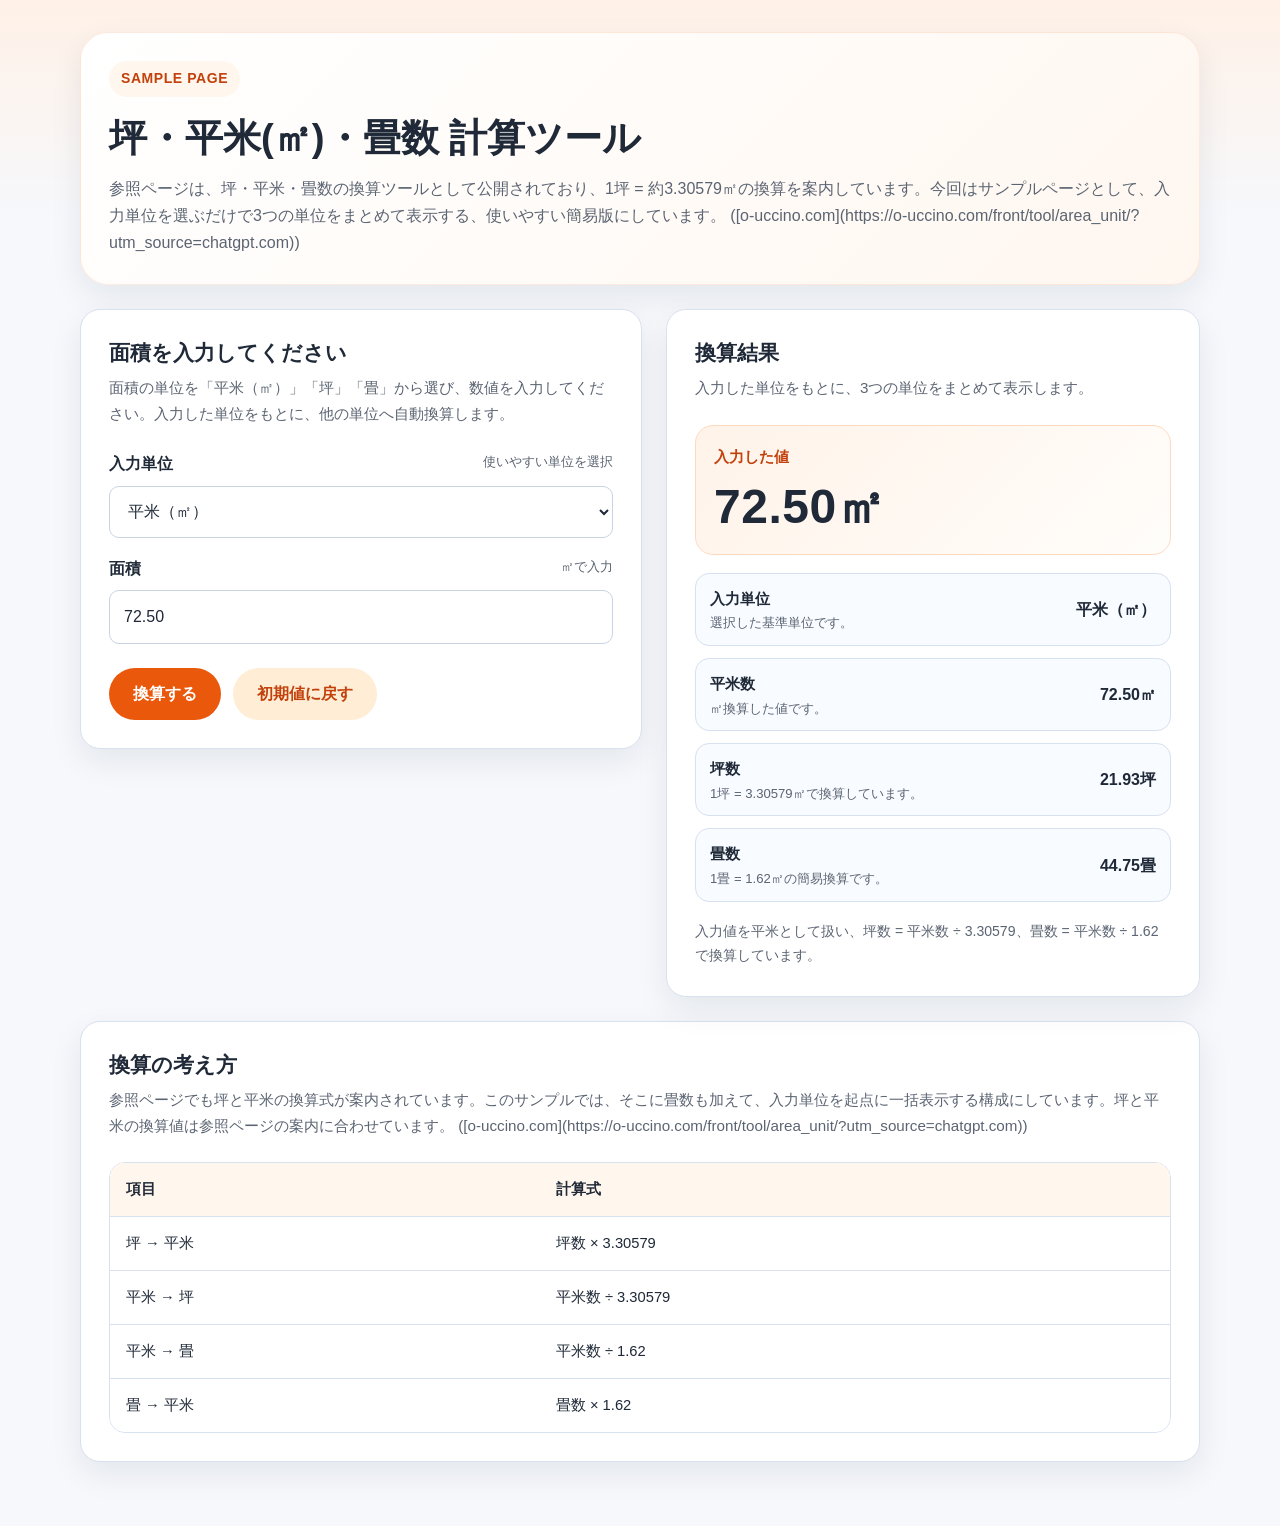
<file: tools/area-unit-converter/index.html>
<!doctype html>
<html lang="ja">
<head>
  <meta charset="utf-8">
  <meta name="viewport" content="width=device-width, initial-scale=1">
  <title>坪・平米(㎡)・畳数 計算ツール サンプル</title>
  <style>
    :root {
      --color-bg: #f6f8fc;
      --color-surface: #ffffff;
      --color-surface-sub: #f8fbff;
      --color-border: #d8e1ee;
      --color-text: #1f2937;
      --color-text-sub: #5b6472;
      --color-primary: #ea580c;
      --color-primary-dark: #c2410c;
      --color-accent: #fff7ed;
      --color-danger: #b91c1c;
      --shadow-card: 0 12px 32px rgba(15, 23, 42, 0.08);
      --radius-lg: 20px;
      --radius-md: 14px;
      --radius-sm: 10px;
    }

    * { box-sizing: border-box; }

    body {
      margin: 0;
      font-family: "Hiragino Sans", "Yu Gothic", "Meiryo", sans-serif;
      color: var(--color-text);
      background: linear-gradient(180deg, #fff1e7 0%, var(--color-bg) 220px, var(--color-bg) 100%);
      line-height: 1.7;
    }

    button, input, select { font: inherit; }

    .l-page {
      width: min(1120px, calc(100% - 32px));
      margin-inline: auto;
      padding: 32px 0 64px;
    }

    .c-hero {
      margin-bottom: 24px;
      background: linear-gradient(135deg, #ffffff 0%, #fff7f0 100%);
      border: 1px solid rgba(234, 88, 12, 0.12);
      border-radius: 28px;
      box-shadow: var(--shadow-card);
      padding: 28px;
    }

    .c-hero__badge {
      display: inline-flex;
      align-items: center;
      gap: 8px;
      padding: 6px 12px;
      border-radius: 999px;
      background: var(--color-accent);
      color: var(--color-primary-dark);
      font-size: 0.875rem;
      font-weight: 700;
      letter-spacing: 0.04em;
    }

    .c-hero__title {
      margin: 16px 0 12px;
      font-size: clamp(1.8rem, 3vw, 2.5rem);
      line-height: 1.3;
    }

    .c-hero__lead {
      margin: 0;
      color: var(--color-text-sub);
    }

    .c-grid {
      display: grid;
      grid-template-columns: minmax(0, 1fr) minmax(330px, 0.95fr);
      gap: 24px;
      align-items: start;
    }

    .c-card {
      background: var(--color-surface);
      border: 1px solid var(--color-border);
      border-radius: var(--radius-lg);
      box-shadow: var(--shadow-card);
    }

    .c-panel {
      padding: 28px;
    }

    .c-panel__title {
      margin: 0 0 8px;
      font-size: 1.3rem;
      line-height: 1.4;
    }

    .c-panel__lead {
      margin: 0 0 24px;
      color: var(--color-text-sub);
      font-size: 0.95rem;
    }

    .c-form {
      display: grid;
      gap: 18px;
    }

    .c-field {
      display: grid;
      gap: 8px;
    }

    .c-field__head {
      display: flex;
      justify-content: space-between;
      gap: 8px;
      flex-wrap: wrap;
    }

    .c-field__label {
      font-weight: 700;
      font-size: 0.98rem;
    }

    .c-field__hint {
      color: var(--color-text-sub);
      font-size: 0.82rem;
    }

    .c-form__row {
      display: grid;
      grid-template-columns: minmax(190px, 0.7fr) minmax(0, 1fr);
      gap: 14px;
    }

    .c-input,
    .c-select {
      width: 100%;
      min-height: 52px;
      padding: 12px 14px;
      border: 1px solid #c8d4e3;
      border-radius: var(--radius-sm);
      background: #fff;
      color: var(--color-text);
      transition: border-color .2s ease, box-shadow .2s ease, background-color .2s ease;
    }

    .c-input:focus,
    .c-select:focus {
      outline: none;
      border-color: var(--color-primary);
      box-shadow: 0 0 0 4px rgba(234, 88, 12, 0.14);
    }

    .c-actions {
      display: flex;
      flex-wrap: wrap;
      gap: 12px;
      padding-top: 6px;
    }

    .c-button {
      appearance: none;
      border: none;
      border-radius: 999px;
      min-height: 52px;
      padding: 0 24px;
      cursor: pointer;
      font-weight: 700;
      transition: transform .15s ease, background-color .2s ease;
    }

    .c-button:hover { transform: translateY(-1px); }

    .c-button--primary {
      background: var(--color-primary);
      color: #fff;
    }

    .c-button--primary:hover { background: var(--color-primary-dark); }

    .c-button--secondary {
      background: #ffedd5;
      color: var(--color-primary-dark);
    }

    .c-resultCard {
      position: sticky;
      top: 24px;
      padding: 28px;
    }

    .c-summary {
      margin-bottom: 18px;
      padding: 18px;
      border-radius: 18px;
      background: linear-gradient(135deg, #fff3e9 0%, #fffdfa 100%);
      border: 1px solid #ffd9bf;
    }

    .c-summary__label {
      margin: 0 0 8px;
      font-size: 0.95rem;
      font-weight: 700;
      color: var(--color-primary-dark);
    }

    .c-summary__value {
      margin: 0;
      font-size: clamp(2rem, 4vw, 3rem);
      line-height: 1.2;
      font-weight: 800;
      letter-spacing: .01em;
    }

    .c-breakdown {
      display: grid;
      gap: 12px;
      margin-bottom: 18px;
    }

    .c-breakdown__item {
      display: grid;
      grid-template-columns: minmax(0, 1fr) auto;
      align-items: center;
      gap: 12px;
      padding: 12px 14px;
      border: 1px solid var(--color-border);
      border-radius: 14px;
      background: var(--color-surface-sub);
    }

    .c-breakdown__term {
      margin: 0;
      font-size: 0.94rem;
      font-weight: 700;
    }

    .c-breakdown__desc {
      margin: 2px 0 0;
      color: var(--color-text-sub);
      font-size: 0.82rem;
      line-height: 1.5;
    }

    .c-breakdown__value {
      font-weight: 800;
      font-size: 1rem;
      text-align: right;
      white-space: nowrap;
    }

    .c-note {
      margin: 0;
      color: var(--color-text-sub);
      font-size: 0.88rem;
      line-height: 1.7;
    }

    .c-tableWrap {
      overflow-x: auto;
      border: 1px solid var(--color-border);
      border-radius: 16px;
    }

    .c-table {
      width: 100%;
      border-collapse: collapse;
      background: #fff;
    }

    .c-table th,
    .c-table td {
      padding: 14px 16px;
      border-bottom: 1px solid var(--color-border);
      text-align: left;
      vertical-align: top;
      font-size: 0.92rem;
    }

    .c-table th {
      background: #fff7ed;
      font-weight: 700;
    }

    .c-table tr:last-child td { border-bottom: none; }

    .u-hidden {
      position: absolute !important;
      width: 1px !important;
      height: 1px !important;
      padding: 0 !important;
      margin: -1px !important;
      overflow: hidden !important;
      clip: rect(0, 0, 0, 0) !important;
      white-space: nowrap !important;
      border: 0 !important;
    }

    .is-invalid {
      border-color: var(--color-danger);
      background: #fff8f8;
    }

    .c-error {
      margin: 4px 0 0;
      font-size: 0.83rem;
      color: var(--color-danger);
      font-weight: 700;
    }

    @media (max-width: 920px) {
      .c-grid { grid-template-columns: 1fr; }
      .c-resultCard { position: static; }
    }

    @media (max-width: 640px) {
      .l-page { width: min(100% - 20px, 1120px); padding-top: 20px; }
      .c-hero, .c-panel, .c-resultCard { padding: 20px; }
      .c-form__row { grid-template-columns: 1fr; }
      .c-actions { flex-direction: column; }
      .c-button { width: 100%; }
    }
  </style>
</head>
<body>
  <main class="l-page">
    <section class="c-hero" aria-labelledby="hero-title">
      <span class="c-hero__badge">SAMPLE PAGE</span>
      <h1 class="c-hero__title" id="hero-title">坪・平米(㎡)・畳数 計算ツール</h1>
      <p class="c-hero__lead">
        参照ページは、坪・平米・畳数の換算ツールとして公開されており、1坪 = 約3.30579㎡の換算を案内しています。今回はサンプルページとして、入力単位を選ぶだけで3つの単位をまとめて表示する、使いやすい簡易版にしています。 ([o-uccino.com](https://o-uccino.com/front/tool/area_unit/?utm_source=chatgpt.com))
      </p>
    </section>

    <div class="c-grid">
      <section class="c-card c-panel" aria-labelledby="form-title">
        <h2 class="c-panel__title" id="form-title">面積を入力してください</h2>
        <p class="c-panel__lead">
          面積の単位を「平米（㎡）」「坪」「畳」から選び、数値を入力してください。入力した単位をもとに、他の単位へ自動換算します。
        </p>

        <form class="c-form" id="areaUnitForm" novalidate>
          <div class="c-field">
            <div class="c-field__head">
              <label class="c-field__label" for="inputUnit">入力単位</label>
              <span class="c-field__hint">使いやすい単位を選択</span>
            </div>
            <select class="c-select js-required" id="inputUnit" name="inputUnit" aria-describedby="inputUnitError">
              <option value="sqm">平米（㎡）</option>
              <option value="tsubo">坪</option>
              <option value="jo">畳</option>
            </select>
            <p class="c-error u-hidden" id="inputUnitError"></p>
          </div>

          <div class="c-field">
            <div class="c-field__head">
              <label class="c-field__label" for="inputValue">面積</label>
              <span class="c-field__hint" id="inputValueHint">㎡で入力</span>
            </div>
            <input class="c-input js-required js-number" id="inputValue" name="inputValue" type="number" inputmode="decimal" min="0" step="0.01" value="72.50" aria-describedby="inputValueError">
            <p class="c-error u-hidden" id="inputValueError"></p>
          </div>

          <div class="c-actions">
            <button class="c-button c-button--primary" type="submit">換算する</button>
            <button class="c-button c-button--secondary" type="button" id="resetButton">初期値に戻す</button>
          </div>
        </form>
      </section>

      <aside class="c-card c-resultCard" aria-labelledby="result-title">
        <h2 class="c-panel__title" id="result-title">換算結果</h2>
        <p class="c-panel__lead">入力した単位をもとに、3つの単位をまとめて表示します。</p>

        <div class="c-summary" aria-live="polite" aria-atomic="true">
          <p class="c-summary__label">入力した値</p>
          <p class="c-summary__value" id="resultSummaryValue">-</p>
        </div>

        <div class="c-breakdown">
          <div class="c-breakdown__item">
            <div>
              <p class="c-breakdown__term">入力単位</p>
              <p class="c-breakdown__desc">選択した基準単位です。</p>
            </div>
            <div class="c-breakdown__value" id="inputUnitView">-</div>
          </div>
          <div class="c-breakdown__item">
            <div>
              <p class="c-breakdown__term">平米数</p>
              <p class="c-breakdown__desc">㎡換算した値です。</p>
            </div>
            <div class="c-breakdown__value" id="sqmView">-</div>
          </div>
          <div class="c-breakdown__item">
            <div>
              <p class="c-breakdown__term">坪数</p>
              <p class="c-breakdown__desc">1坪 = 3.30579㎡で換算しています。</p>
            </div>
            <div class="c-breakdown__value" id="tsuboView">-</div>
          </div>
          <div class="c-breakdown__item">
            <div>
              <p class="c-breakdown__term">畳数</p>
              <p class="c-breakdown__desc">1畳 = 1.62㎡の簡易換算です。</p>
            </div>
            <div class="c-breakdown__value" id="joView">-</div>
          </div>
        </div>

        <p class="c-note" id="formulaNote">1坪 = 3.30579㎡、1畳 = 1.62㎡として換算しています。</p>
      </aside>
    </div>

    <section class="c-card c-panel" aria-labelledby="guide-title" style="margin-top:24px;">
      <h2 class="c-panel__title" id="guide-title">換算の考え方</h2>
      <p class="c-panel__lead">
        参照ページでも坪と平米の換算式が案内されています。このサンプルでは、そこに畳数も加えて、入力単位を起点に一括表示する構成にしています。坪と平米の換算値は参照ページの案内に合わせています。 ([o-uccino.com](https://o-uccino.com/front/tool/area_unit/?utm_source=chatgpt.com))
      </p>
      <div class="c-tableWrap">
        <table class="c-table">
          <thead>
            <tr>
              <th>項目</th>
              <th>計算式</th>
            </tr>
          </thead>
          <tbody>
            <tr>
              <td>坪 → 平米</td>
              <td>坪数 × 3.30579</td>
            </tr>
            <tr>
              <td>平米 → 坪</td>
              <td>平米数 ÷ 3.30579</td>
            </tr>
            <tr>
              <td>平米 → 畳</td>
              <td>平米数 ÷ 1.62</td>
            </tr>
            <tr>
              <td>畳 → 平米</td>
              <td>畳数 × 1.62</td>
            </tr>
          </tbody>
        </table>
      </div>
    </section>
  </main>

  <script>
    (function () {
      'use strict';

      const TSUBO_TO_SQM = 3.30579;
      const JO_TO_SQM = 1.62;
      const form = document.getElementById('areaUnitForm');
      const resetButton = document.getElementById('resetButton');
      const inputUnit = document.getElementById('inputUnit');
      const inputValue = document.getElementById('inputValue');
      const inputValueHint = document.getElementById('inputValueHint');

      const defaultValues = {
        inputUnit: 'sqm',
        inputValue: '72.50'
      };

      const resultNodes = {
        resultSummaryValue: document.getElementById('resultSummaryValue'),
        inputUnitView: document.getElementById('inputUnitView'),
        sqmView: document.getElementById('sqmView'),
        tsuboView: document.getElementById('tsuboView'),
        joView: document.getElementById('joView'),
        formulaNote: document.getElementById('formulaNote')
      };

      function parseNumber(value) {
        const parsed = Number(value);
        return Number.isFinite(parsed) ? parsed : NaN;
      }

      function formatSqm(value) {
        return Number(value || 0).toLocaleString('ja-JP', { minimumFractionDigits: 2, maximumFractionDigits: 2 }) + '㎡';
      }

      function formatTsubo(value) {
        return Number(value || 0).toLocaleString('ja-JP', { minimumFractionDigits: 2, maximumFractionDigits: 2 }) + '坪';
      }

      function formatJo(value) {
        return Number(value || 0).toLocaleString('ja-JP', { minimumFractionDigits: 2, maximumFractionDigits: 2 }) + '畳';
      }

      function updateInputHint() {
        if (inputUnit.value === 'sqm') {
          inputValueHint.textContent = '㎡で入力';
          inputValue.placeholder = '例）72.50';
          return;
        }
        if (inputUnit.value === 'tsubo') {
          inputValueHint.textContent = '坪で入力';
          inputValue.placeholder = '例）21.93';
          return;
        }
        inputValueHint.textContent = '畳で入力';
        inputValue.placeholder = '例）44.75';
      }

      function validateField(input) {
        const errorNode = document.getElementById(input.id + 'Error');
        let message = '';
        const value = input.value.trim();

        if (input.classList.contains('js-required') && value === '') {
          message = 'この項目は必須です。';
        } else if (input.classList.contains('js-number')) {
          const numericValue = parseNumber(value);
          if (Number.isNaN(numericValue)) {
            message = '数値で入力してください。';
          } else if (numericValue <= 0) {
            message = '0より大きい数値で入力してください。';
          }
        }

        if (message) {
          input.classList.add('is-invalid');
          input.setAttribute('aria-invalid', 'true');
          if (errorNode) {
            errorNode.textContent = message;
            errorNode.classList.remove('u-hidden');
          }
          return false;
        }

        input.classList.remove('is-invalid');
        input.removeAttribute('aria-invalid');
        if (errorNode) {
          errorNode.textContent = '';
          errorNode.classList.add('u-hidden');
        }
        return true;
      }

      function validateForm() {
        let isValid = true;
        form.querySelectorAll('.js-required').forEach(function (input) {
          if (!validateField(input)) {
            isValid = false;
          }
        });
        return isValid;
      }

      function calculateValues() {
        const unit = form.inputUnit.value;
        const value = parseNumber(form.inputValue.value);
        let sqm = 0;

        if (unit === 'sqm') {
          sqm = value;
        } else if (unit === 'tsubo') {
          sqm = value * TSUBO_TO_SQM;
        } else {
          sqm = value * JO_TO_SQM;
        }

        return {
          unit: unit,
          inputValue: value,
          sqm: sqm,
          tsubo: sqm / TSUBO_TO_SQM,
          jo: sqm / JO_TO_SQM
        };
      }

      function renderResult(values) {
        const unitTextMap = {
          sqm: '平米（㎡）',
          tsubo: '坪',
          jo: '畳'
        };

        let inputText = '';
        if (values.unit === 'sqm') {
          inputText = formatSqm(values.inputValue);
        } else if (values.unit === 'tsubo') {
          inputText = formatTsubo(values.inputValue);
        } else {
          inputText = formatJo(values.inputValue);
        }

        resultNodes.resultSummaryValue.textContent = inputText;
        resultNodes.inputUnitView.textContent = unitTextMap[values.unit];
        resultNodes.sqmView.textContent = formatSqm(values.sqm);
        resultNodes.tsuboView.textContent = formatTsubo(values.tsubo);
        resultNodes.joView.textContent = formatJo(values.jo);

        if (values.unit === 'sqm') {
          resultNodes.formulaNote.textContent = '入力値を平米として扱い、坪数 = 平米数 ÷ 3.30579、畳数 = 平米数 ÷ 1.62 で換算しています。';
          return;
        }
        if (values.unit === 'tsubo') {
          resultNodes.formulaNote.textContent = '入力値を坪として扱い、平米数 = 坪数 × 3.30579、畳数 = 平米数 ÷ 1.62 で換算しています。';
          return;
        }
        resultNodes.formulaNote.textContent = '入力値を畳として扱い、平米数 = 畳数 × 1.62、坪数 = 平米数 ÷ 3.30579 で換算しています。';
      }

      function calculateAndRender() {
        if (!validateForm()) {
          return;
        }
        renderResult(calculateValues());
      }

      form.addEventListener('submit', function (event) {
        event.preventDefault();
        calculateAndRender();
      });

      form.querySelectorAll('input, select').forEach(function (field) {
        field.addEventListener('input', function () {
          validateField(field);
          if (validateForm()) {
            calculateAndRender();
          }
        });
        field.addEventListener('change', function () {
          if (field === inputUnit) {
            updateInputHint();
          }
          validateField(field);
          if (validateForm()) {
            calculateAndRender();
          }
        });
      });

      resetButton.addEventListener('click', function () {
        Object.keys(defaultValues).forEach(function (key) {
          form.elements[key].value = defaultValues[key];
        });

        form.querySelectorAll('.js-required').forEach(function (input) {
          input.classList.remove('is-invalid');
          input.removeAttribute('aria-invalid');
          const errorNode = document.getElementById(input.id + 'Error');
          if (errorNode) {
            errorNode.textContent = '';
            errorNode.classList.add('u-hidden');
          }
        });

        updateInputHint();
        calculateAndRender();
      });

      updateInputHint();
      calculateAndRender();
    }());
  </script>
</body>
</html>
</file>
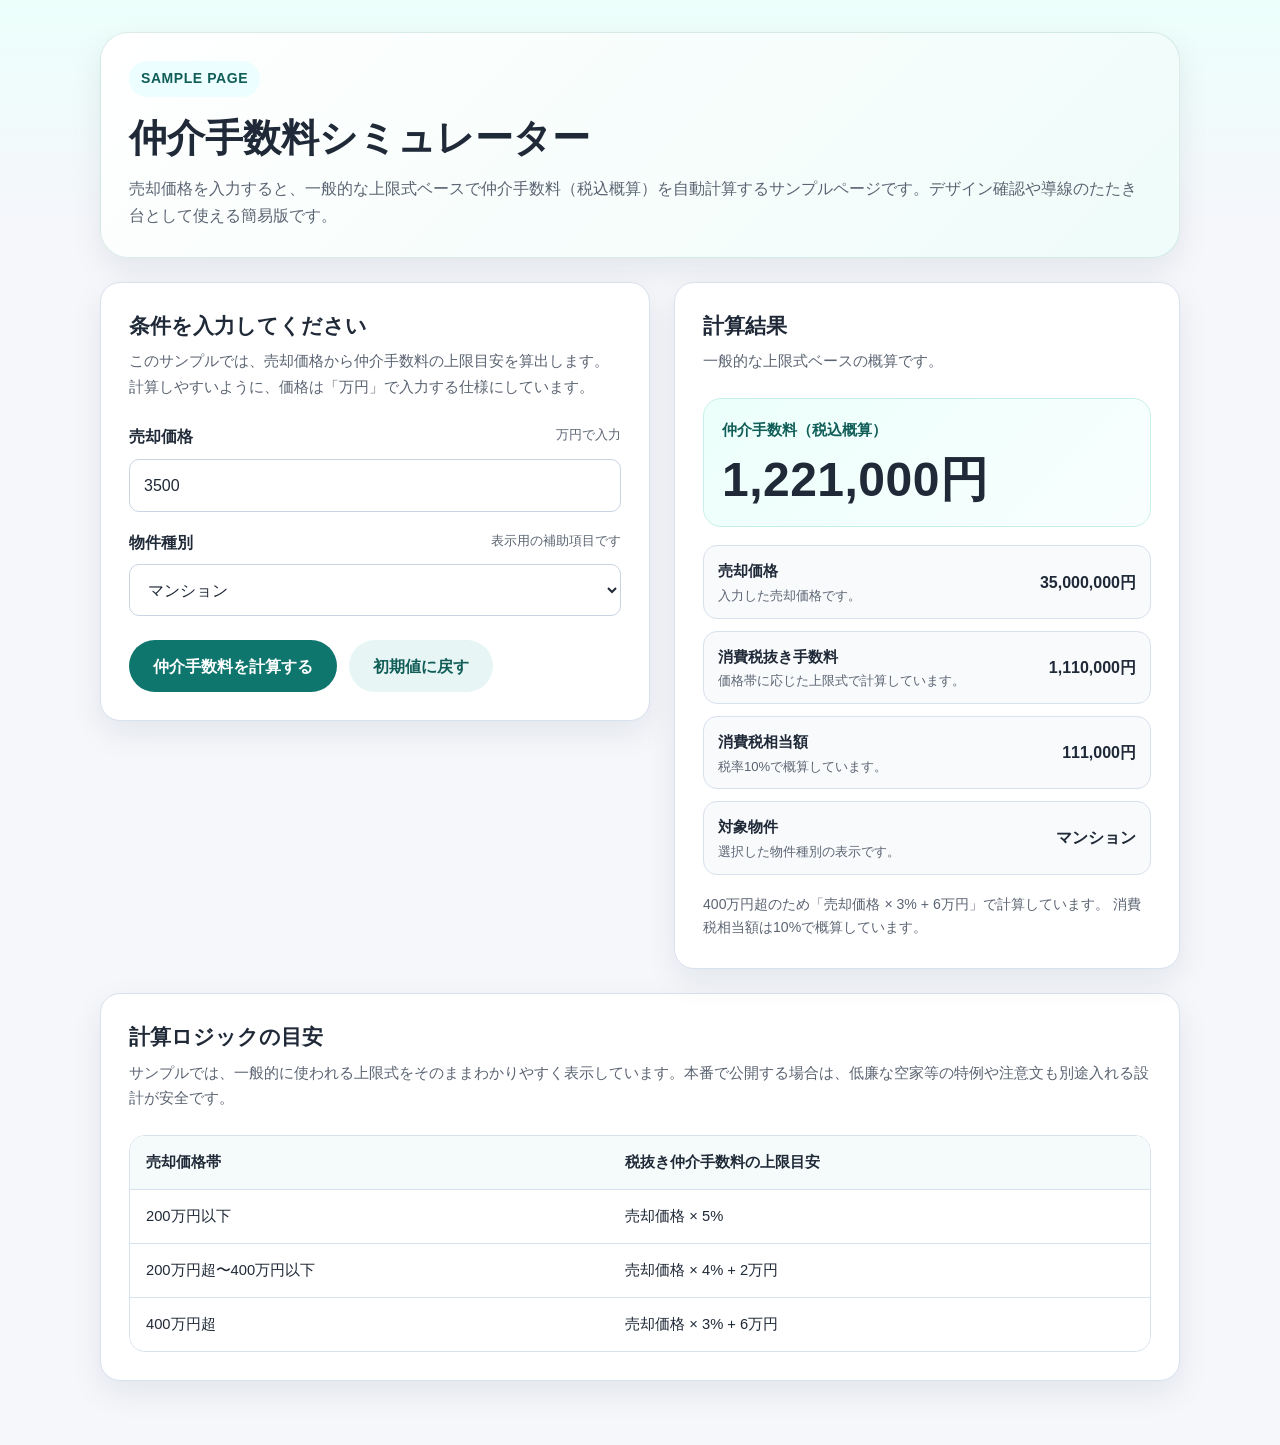
<file: tools/brokerage-fee-calculator/index.html>
<!doctype html>
<html lang="ja">
<head>
  <meta charset="utf-8">
  <meta name="viewport" content="width=device-width, initial-scale=1">
  <title>仲介手数料シミュレーター サンプル</title>
  <style>
    :root {
      --color-bg: #f5f7fb;
      --color-surface: #ffffff;
      --color-surface-sub: #f8fafc;
      --color-border: #d8e1ee;
      --color-text: #1f2937;
      --color-text-sub: #5b6472;
      --color-primary: #0f766e;
      --color-primary-dark: #115e59;
      --color-accent: #ecfeff;
      --color-danger: #b91c1c;
      --shadow-card: 0 12px 32px rgba(15, 23, 42, 0.08);
      --radius-lg: 20px;
      --radius-md: 14px;
      --radius-sm: 10px;
    }

    * { box-sizing: border-box; }

    body {
      margin: 0;
      font-family: "Hiragino Sans", "Yu Gothic", "Meiryo", sans-serif;
      color: var(--color-text);
      background: linear-gradient(180deg, #ecfffb 0%, var(--color-bg) 220px, var(--color-bg) 100%);
      line-height: 1.7;
    }

    button, input, select { font: inherit; }

    .l-page {
      width: min(1080px, calc(100% - 32px));
      margin-inline: auto;
      padding: 32px 0 64px;
    }

    .c-hero {
      margin-bottom: 24px;
      background: linear-gradient(135deg, #ffffff 0%, #effcf9 100%);
      border: 1px solid rgba(15, 118, 110, 0.14);
      border-radius: 28px;
      box-shadow: var(--shadow-card);
      padding: 28px;
    }

    .c-hero__badge {
      display: inline-flex;
      align-items: center;
      gap: 8px;
      padding: 6px 12px;
      border-radius: 999px;
      background: var(--color-accent);
      color: var(--color-primary-dark);
      font-size: 0.875rem;
      font-weight: 700;
      letter-spacing: 0.04em;
    }

    .c-hero__title {
      margin: 16px 0 12px;
      font-size: clamp(1.8rem, 3vw, 2.5rem);
      line-height: 1.3;
    }

    .c-hero__lead {
      margin: 0;
      color: var(--color-text-sub);
    }

    .c-grid {
      display: grid;
      grid-template-columns: minmax(0, 1fr) minmax(320px, 0.92fr);
      gap: 24px;
      align-items: start;
    }

    .c-card {
      background: var(--color-surface);
      border: 1px solid var(--color-border);
      border-radius: var(--radius-lg);
      box-shadow: var(--shadow-card);
    }

    .c-panel {
      padding: 28px;
    }

    .c-panel__title {
      margin: 0 0 8px;
      font-size: 1.3rem;
      line-height: 1.4;
    }

    .c-panel__lead {
      margin: 0 0 24px;
      color: var(--color-text-sub);
      font-size: 0.95rem;
    }

    .c-form {
      display: grid;
      gap: 18px;
    }

    .c-field {
      display: grid;
      gap: 8px;
    }

    .c-field__head {
      display: flex;
      justify-content: space-between;
      gap: 8px;
      flex-wrap: wrap;
    }

    .c-field__label {
      font-weight: 700;
      font-size: 0.98rem;
    }

    .c-field__hint {
      color: var(--color-text-sub);
      font-size: 0.82rem;
    }

    .c-input,
    .c-select {
      width: 100%;
      min-height: 52px;
      padding: 12px 14px;
      border: 1px solid #c8d4e3;
      border-radius: var(--radius-sm);
      background: #fff;
      color: var(--color-text);
      transition: border-color .2s ease, box-shadow .2s ease, background-color .2s ease;
    }

    .c-input:focus,
    .c-select:focus {
      outline: none;
      border-color: var(--color-primary);
      box-shadow: 0 0 0 4px rgba(15, 118, 110, 0.14);
    }

    .c-actions {
      display: flex;
      flex-wrap: wrap;
      gap: 12px;
      padding-top: 6px;
    }

    .c-button {
      appearance: none;
      border: none;
      border-radius: 999px;
      min-height: 52px;
      padding: 0 24px;
      cursor: pointer;
      font-weight: 700;
      transition: transform .15s ease, background-color .2s ease;
    }

    .c-button:hover { transform: translateY(-1px); }

    .c-button:focus-visible {
      outline: 3px solid rgba(15, 118, 110, 0.2);
      outline-offset: 2px;
    }

    .c-button--primary {
      background: var(--color-primary);
      color: #fff;
    }

    .c-button--primary:hover { background: var(--color-primary-dark); }

    .c-button--secondary {
      background: #e7f5f4;
      color: var(--color-primary-dark);
    }

    .c-resultCard {
      position: sticky;
      top: 24px;
      padding: 28px;
    }

    .c-summary {
      margin-bottom: 18px;
      padding: 18px;
      border-radius: 18px;
      background: linear-gradient(135deg, #ecfffb 0%, #f8fffe 100%);
      border: 1px solid #c8f0ea;
    }

    .c-summary__label {
      margin: 0 0 8px;
      font-size: 0.95rem;
      font-weight: 700;
      color: var(--color-primary-dark);
    }

    .c-summary__value {
      margin: 0;
      font-size: clamp(2rem, 4vw, 3rem);
      line-height: 1.2;
      font-weight: 800;
      letter-spacing: .01em;
    }

    .c-breakdown {
      display: grid;
      gap: 12px;
      margin-bottom: 18px;
    }

    .c-breakdown__item {
      display: grid;
      grid-template-columns: minmax(0, 1fr) auto;
      align-items: center;
      gap: 12px;
      padding: 12px 14px;
      border: 1px solid var(--color-border);
      border-radius: 14px;
      background: var(--color-surface-sub);
    }

    .c-breakdown__term {
      margin: 0;
      font-size: 0.94rem;
      font-weight: 700;
    }

    .c-breakdown__desc {
      margin: 2px 0 0;
      color: var(--color-text-sub);
      font-size: 0.82rem;
      line-height: 1.5;
    }

    .c-breakdown__value {
      font-weight: 800;
      font-size: 1rem;
      text-align: right;
      white-space: nowrap;
    }

    .c-note {
      margin: 0;
      color: var(--color-text-sub);
      font-size: 0.88rem;
      line-height: 1.7;
    }

    .c-tableWrap {
      overflow-x: auto;
      border: 1px solid var(--color-border);
      border-radius: 16px;
    }

    .c-table {
      width: 100%;
      border-collapse: collapse;
      background: #fff;
    }

    .c-table th,
    .c-table td {
      padding: 14px 16px;
      border-bottom: 1px solid var(--color-border);
      text-align: left;
      vertical-align: top;
      font-size: 0.92rem;
    }

    .c-table th {
      background: #f5fbfa;
      font-weight: 700;
    }

    .c-table tr:last-child td { border-bottom: none; }

    .u-hidden {
      position: absolute !important;
      width: 1px !important;
      height: 1px !important;
      padding: 0 !important;
      margin: -1px !important;
      overflow: hidden !important;
      clip: rect(0, 0, 0, 0) !important;
      white-space: nowrap !important;
      border: 0 !important;
    }

    .is-invalid {
      border-color: var(--color-danger);
      background: #fff8f8;
    }

    .c-error {
      margin: 4px 0 0;
      font-size: 0.83rem;
      color: var(--color-danger);
      font-weight: 700;
    }

    @media (max-width: 920px) {
      .c-grid { grid-template-columns: 1fr; }
      .c-resultCard { position: static; }
    }

    @media (max-width: 640px) {
      .l-page { width: min(100% - 20px, 1080px); padding-top: 20px; }
      .c-hero, .c-panel, .c-resultCard { padding: 20px; }
      .c-actions { flex-direction: column; }
      .c-button { width: 100%; }
    }
  </style>
</head>
<body>
  <main class="l-page">
    <section class="c-hero" aria-labelledby="hero-title">
      <span class="c-hero__badge">SAMPLE PAGE</span>
      <h1 class="c-hero__title" id="hero-title">仲介手数料シミュレーター</h1>
      <p class="c-hero__lead">
        売却価格を入力すると、一般的な上限式ベースで仲介手数料（税込概算）を自動計算するサンプルページです。デザイン確認や導線のたたき台として使える簡易版です。
      </p>
    </section>

    <div class="c-grid">
      <section class="c-card c-panel" aria-labelledby="form-title">
        <h2 class="c-panel__title" id="form-title">条件を入力してください</h2>
        <p class="c-panel__lead">
          このサンプルでは、売却価格から仲介手数料の上限目安を算出します。計算しやすいように、価格は「万円」で入力する仕様にしています。
        </p>

        <form class="c-form" id="brokerageFeeForm" novalidate>
          <div class="c-field">
            <div class="c-field__head">
              <label class="c-field__label" for="salePrice">売却価格</label>
              <span class="c-field__hint">万円で入力</span>
            </div>
            <input class="c-input js-required js-number" id="salePrice" name="salePrice" type="number" inputmode="decimal" min="0" step="1" value="3500" aria-describedby="salePriceError">
            <p class="c-error u-hidden" id="salePriceError"></p>
          </div>

          <div class="c-field">
            <div class="c-field__head">
              <label class="c-field__label" for="propertyType">物件種別</label>
              <span class="c-field__hint">表示用の補助項目です</span>
            </div>
            <select class="c-select js-required" id="propertyType" name="propertyType" aria-describedby="propertyTypeError">
              <option value="マンション">マンション</option>
              <option value="戸建て">戸建て</option>
              <option value="土地">土地</option>
              <option value="その他">その他</option>
            </select>
            <p class="c-error u-hidden" id="propertyTypeError"></p>
          </div>

          <div class="c-actions">
            <button class="c-button c-button--primary" type="submit">仲介手数料を計算する</button>
            <button class="c-button c-button--secondary" type="button" id="resetButton">初期値に戻す</button>
          </div>
        </form>
      </section>

      <aside class="c-card c-resultCard" aria-labelledby="result-title">
        <h2 class="c-panel__title" id="result-title">計算結果</h2>
        <p class="c-panel__lead">一般的な上限式ベースの概算です。</p>

        <div class="c-summary" aria-live="polite" aria-atomic="true">
          <p class="c-summary__label">仲介手数料（税込概算）</p>
          <p class="c-summary__value" id="brokerageFeeTotal">-</p>
        </div>

        <div class="c-breakdown">
          <div class="c-breakdown__item">
            <div>
              <p class="c-breakdown__term">売却価格</p>
              <p class="c-breakdown__desc">入力した売却価格です。</p>
            </div>
            <div class="c-breakdown__value" id="salePriceView">-</div>
          </div>
          <div class="c-breakdown__item">
            <div>
              <p class="c-breakdown__term">消費税抜き手数料</p>
              <p class="c-breakdown__desc">価格帯に応じた上限式で計算しています。</p>
            </div>
            <div class="c-breakdown__value" id="brokerageFeeBase">-</div>
          </div>
          <div class="c-breakdown__item">
            <div>
              <p class="c-breakdown__term">消費税相当額</p>
              <p class="c-breakdown__desc">税率10%で概算しています。</p>
            </div>
            <div class="c-breakdown__value" id="brokerageFeeTax">-</div>
          </div>
          <div class="c-breakdown__item">
            <div>
              <p class="c-breakdown__term">対象物件</p>
              <p class="c-breakdown__desc">選択した物件種別の表示です。</p>
            </div>
            <div class="c-breakdown__value" id="propertyTypeView">-</div>
          </div>
        </div>

        <p class="c-note" id="formulaNote">400万円超は「売買価格 × 3% + 6万円」に消費税を加えた概算です。</p>
      </aside>
    </div>

    <section class="c-card c-panel" aria-labelledby="table-title" style="margin-top:24px;">
      <h2 class="c-panel__title" id="table-title">計算ロジックの目安</h2>
      <p class="c-panel__lead">
        サンプルでは、一般的に使われる上限式をそのままわかりやすく表示しています。本番で公開する場合は、低廉な空家等の特例や注意文も別途入れる設計が安全です。
      </p>
      <div class="c-tableWrap">
        <table class="c-table">
          <thead>
            <tr>
              <th>売却価格帯</th>
              <th>税抜き仲介手数料の上限目安</th>
            </tr>
          </thead>
          <tbody>
            <tr>
              <td>200万円以下</td>
              <td>売却価格 × 5%</td>
            </tr>
            <tr>
              <td>200万円超〜400万円以下</td>
              <td>売却価格 × 4% + 2万円</td>
            </tr>
            <tr>
              <td>400万円超</td>
              <td>売却価格 × 3% + 6万円</td>
            </tr>
          </tbody>
        </table>
      </div>
    </section>
  </main>

  <script>
    (function () {
      'use strict';

      const form = document.getElementById('brokerageFeeForm');
      const resetButton = document.getElementById('resetButton');
      const defaultValues = {
        salePrice: '3500',
        propertyType: 'マンション'
      };

      const resultNodes = {
        brokerageFeeTotal: document.getElementById('brokerageFeeTotal'),
        salePriceView: document.getElementById('salePriceView'),
        brokerageFeeBase: document.getElementById('brokerageFeeBase'),
        brokerageFeeTax: document.getElementById('brokerageFeeTax'),
        propertyTypeView: document.getElementById('propertyTypeView'),
        formulaNote: document.getElementById('formulaNote')
      };

      function parseNumber(value) {
        const parsed = Number(value);
        return Number.isFinite(parsed) ? parsed : NaN;
      }

      function toYenFromMan(valueMan) {
        return Math.round(Number(valueMan || 0) * 10000);
      }

      function formatYen(value) {
        return Math.round(value || 0).toLocaleString('ja-JP') + '円';
      }

      function validateField(input) {
        const errorNode = document.getElementById(input.id + 'Error');
        let message = '';
        const value = input.value.trim();

        if (input.classList.contains('js-required') && value === '') {
          message = 'この項目は必須です。';
        } else if (input.classList.contains('js-number')) {
          const numericValue = parseNumber(value);
          if (Number.isNaN(numericValue)) {
            message = '数値で入力してください。';
          } else if (numericValue < 0) {
            message = '0以上の数値で入力してください。';
          }
        }

        if (message) {
          input.classList.add('is-invalid');
          errorNode.textContent = message;
          errorNode.classList.remove('u-hidden');
          input.setAttribute('aria-invalid', 'true');
          return false;
        }

        input.classList.remove('is-invalid');
        errorNode.textContent = '';
        errorNode.classList.add('u-hidden');
        input.removeAttribute('aria-invalid');
        return true;
      }

      function validateForm() {
        const fields = form.querySelectorAll('.js-required');
        let isValid = true;
        fields.forEach(function (field) {
          if (!validateField(field)) {
            isValid = false;
          }
        });
        return isValid;
      }

      function calculateBrokerageFeeBase(salePriceYen) {
        if (salePriceYen <= 0) {
          return { baseFee: 0, formula: '売却価格を入力してください。' };
        }

        if (salePriceYen <= 2000000) {
          return {
            baseFee: Math.round(salePriceYen * 0.05),
            formula: '200万円以下のため「売却価格 × 5%」で計算しています。'
          };
        }

        if (salePriceYen <= 4000000) {
          return {
            baseFee: Math.round(salePriceYen * 0.04 + 20000),
            formula: '200万円超〜400万円以下のため「売却価格 × 4% + 2万円」で計算しています。'
          };
        }

        return {
          baseFee: Math.round(salePriceYen * 0.03 + 60000),
          formula: '400万円超のため「売却価格 × 3% + 6万円」で計算しています。'
        };
      }

      function calculateAndRender() {
        if (!validateForm()) {
          return;
        }

        const salePriceMan = parseNumber(form.salePrice.value);
        const propertyType = form.propertyType.value;
        const salePriceYen = toYenFromMan(salePriceMan);
        const brokerage = calculateBrokerageFeeBase(salePriceYen);
        const tax = Math.round(brokerage.baseFee * 0.1);
        const total = brokerage.baseFee + tax;

        resultNodes.brokerageFeeTotal.textContent = formatYen(total);
        resultNodes.salePriceView.textContent = formatYen(salePriceYen);
        resultNodes.brokerageFeeBase.textContent = formatYen(brokerage.baseFee);
        resultNodes.brokerageFeeTax.textContent = formatYen(tax);
        resultNodes.propertyTypeView.textContent = propertyType;
        resultNodes.formulaNote.textContent = brokerage.formula + ' 消費税相当額は10%で概算しています。';
      }

      form.addEventListener('submit', function (event) {
        event.preventDefault();
        calculateAndRender();
      });

      form.querySelectorAll('input, select').forEach(function (field) {
        field.addEventListener('input', function () {
          validateField(field);
          if (validateForm()) {
            calculateAndRender();
          }
        });
        field.addEventListener('change', function () {
          validateField(field);
          if (validateForm()) {
            calculateAndRender();
          }
        });
      });

      resetButton.addEventListener('click', function () {
        Object.keys(defaultValues).forEach(function (key) {
          form.elements[key].value = defaultValues[key];
        });

        form.querySelectorAll('.js-required').forEach(function (input) {
          input.classList.remove('is-invalid');
          input.removeAttribute('aria-invalid');
          const errorNode = document.getElementById(input.id + 'Error');
          errorNode.textContent = '';
          errorNode.classList.add('u-hidden');
        });

        calculateAndRender();
      });

      calculateAndRender();
    }());
  </script>
</body>
</html>
</file>
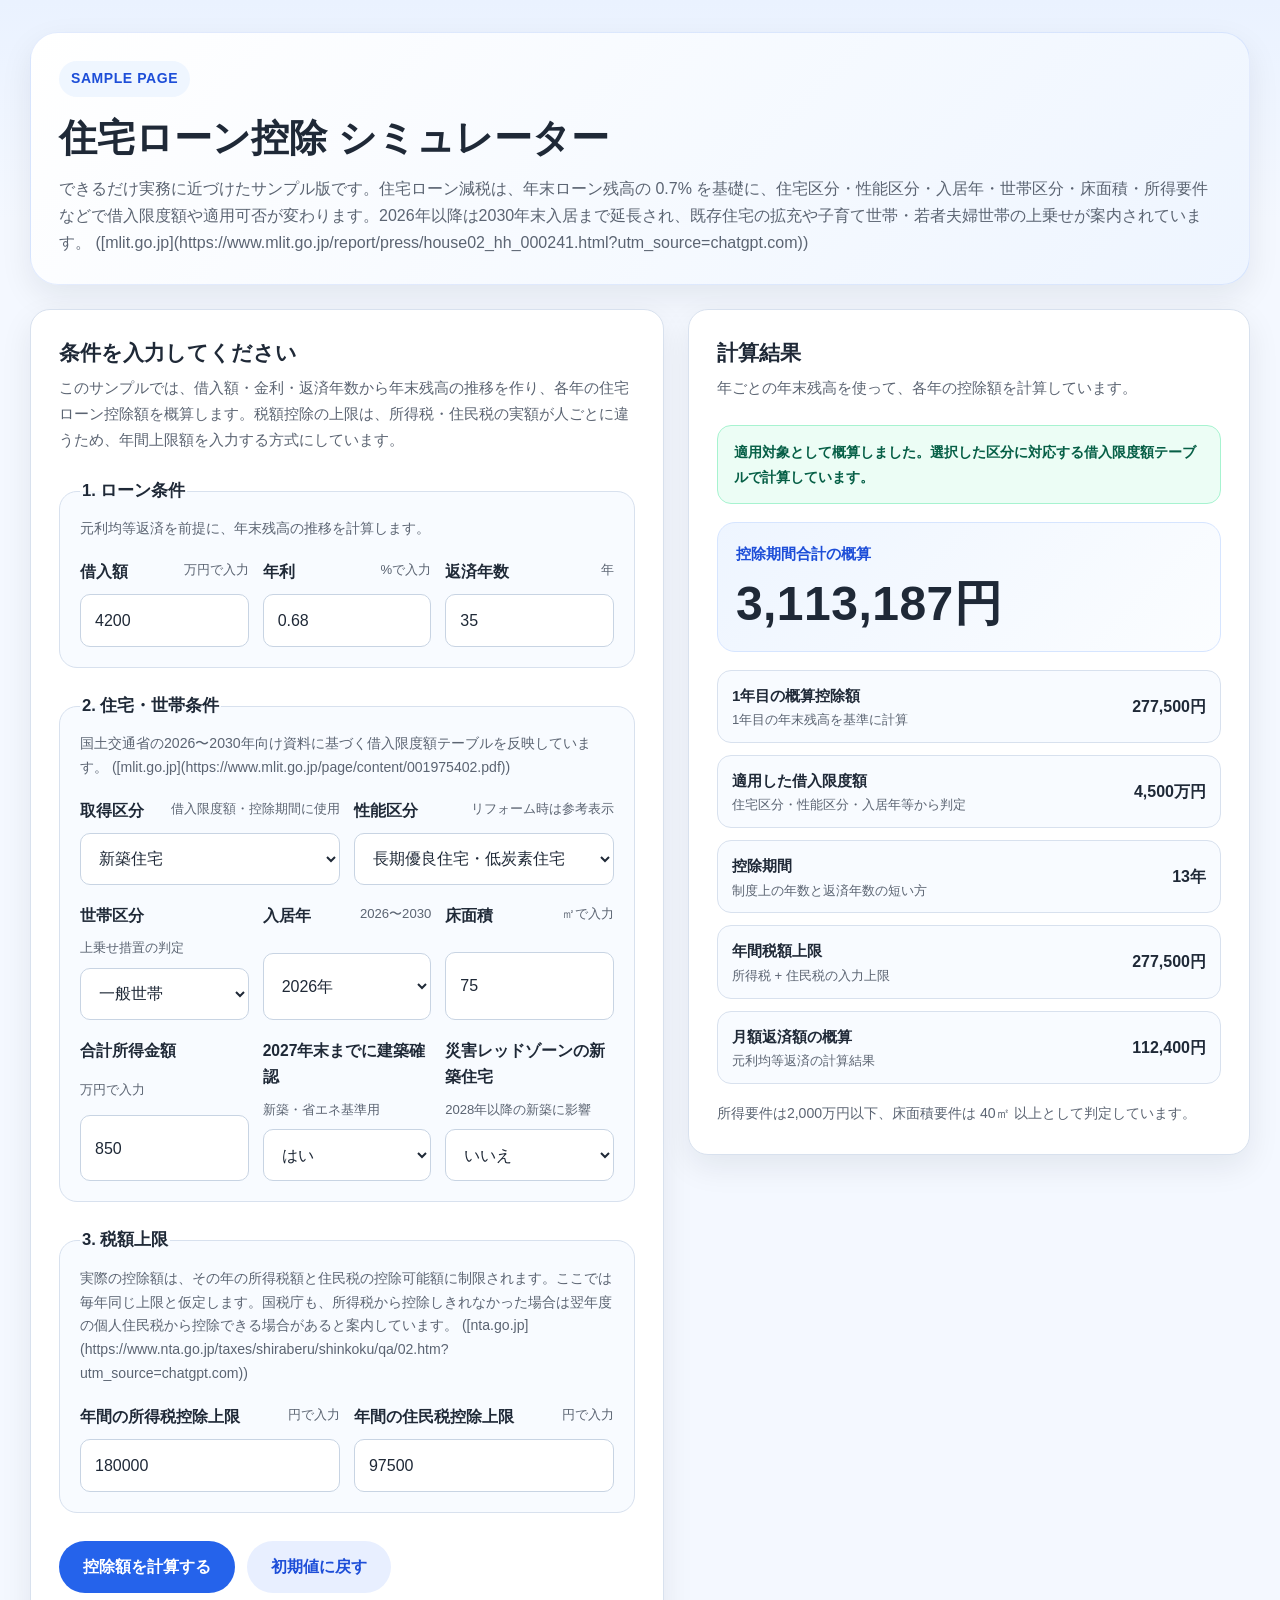
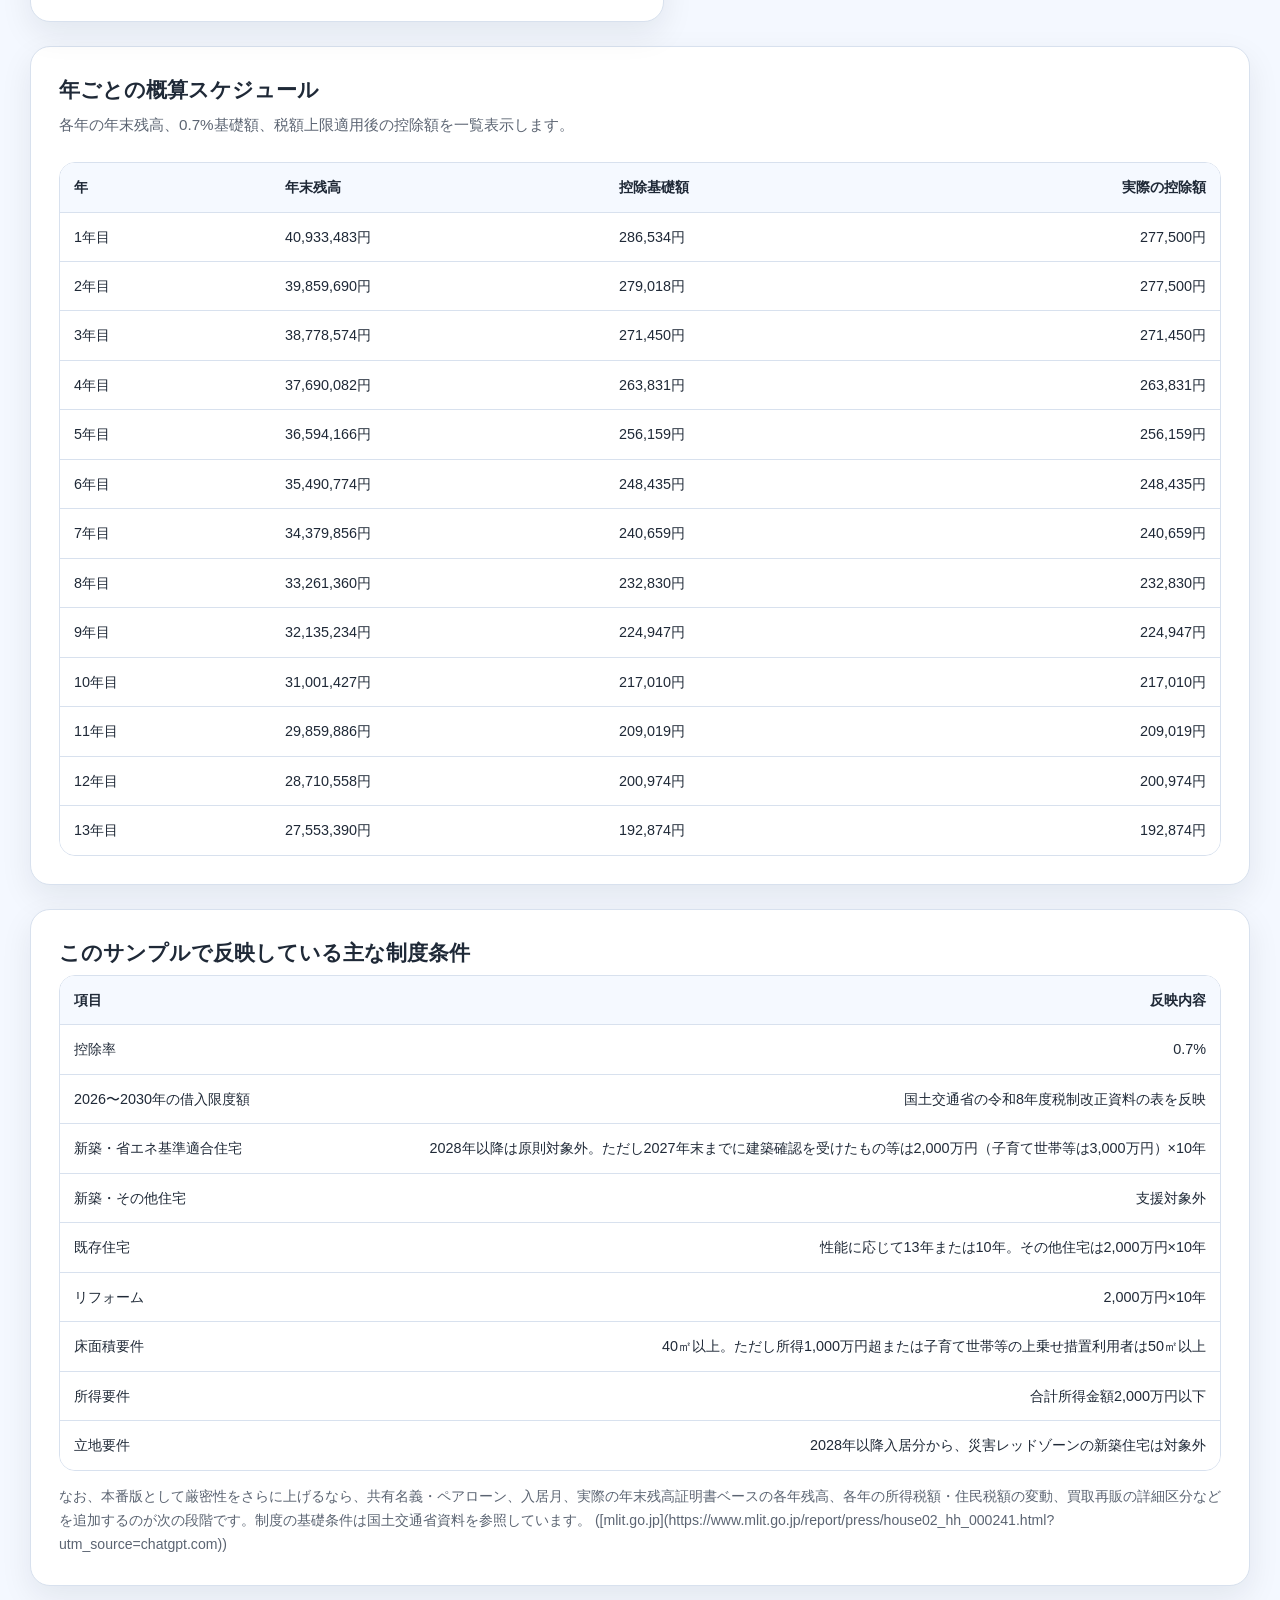
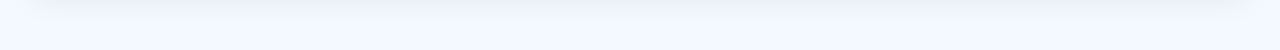
<file: tools/housing-loan-deduction-simulator/index.html>
<!doctype html>
<html lang="ja">
<head>
  <meta charset="utf-8">
  <meta name="viewport" content="width=device-width, initial-scale=1">
  <title>住宅ローン控除 シミュレーター サンプル</title>
  <style>
    :root {
      --color-bg: #f4f8ff;
      --color-surface: #ffffff;
      --color-surface-sub: #f8fbff;
      --color-border: #d8e1ee;
      --color-text: #1f2937;
      --color-text-sub: #5b6472;
      --color-primary: #2563eb;
      --color-primary-dark: #1d4ed8;
      --color-accent: #eff6ff;
      --color-danger: #b91c1c;
      --color-success: #065f46;
      --shadow-card: 0 12px 32px rgba(15, 23, 42, 0.08);
      --radius-lg: 20px;
      --radius-md: 14px;
      --radius-sm: 10px;
    }

    * { box-sizing: border-box; }

    body {
      margin: 0;
      font-family: "Hiragino Sans", "Yu Gothic", "Meiryo", sans-serif;
      color: var(--color-text);
      background: linear-gradient(180deg, #eaf2ff 0%, var(--color-bg) 220px, var(--color-bg) 100%);
      line-height: 1.7;
    }

    button, input, select { font: inherit; }

    .l-page {
      width: min(1220px, calc(100% - 32px));
      margin-inline: auto;
      padding: 32px 0 64px;
    }

    .c-hero {
      margin-bottom: 24px;
      background: linear-gradient(135deg, #ffffff 0%, #eef5ff 100%);
      border: 1px solid rgba(37, 99, 235, 0.12);
      border-radius: 28px;
      box-shadow: var(--shadow-card);
      padding: 28px;
    }

    .c-hero__badge {
      display: inline-flex;
      align-items: center;
      gap: 8px;
      padding: 6px 12px;
      border-radius: 999px;
      background: var(--color-accent);
      color: var(--color-primary-dark);
      font-size: 0.875rem;
      font-weight: 700;
      letter-spacing: 0.04em;
    }

    .c-hero__title {
      margin: 16px 0 12px;
      font-size: clamp(1.8rem, 3vw, 2.6rem);
      line-height: 1.3;
    }

    .c-hero__lead {
      margin: 0;
      color: var(--color-text-sub);
    }

    .c-grid {
      display: grid;
      grid-template-columns: minmax(0, 1.06fr) minmax(360px, 0.94fr);
      gap: 24px;
      align-items: start;
    }

    .c-card {
      background: var(--color-surface);
      border: 1px solid var(--color-border);
      border-radius: var(--radius-lg);
      box-shadow: var(--shadow-card);
    }

    .c-panel {
      padding: 28px;
    }

    .c-panel__title {
      margin: 0 0 8px;
      font-size: 1.3rem;
      line-height: 1.4;
    }

    .c-panel__lead {
      margin: 0 0 24px;
      color: var(--color-text-sub);
      font-size: 0.95rem;
    }

    .c-form {
      display: grid;
      gap: 24px;
    }

    .c-fieldset {
      margin: 0;
      padding: 20px;
      border: 1px solid var(--color-border);
      border-radius: 18px;
      display: grid;
      gap: 18px;
      background: var(--color-surface-sub);
    }

    .c-fieldset__title {
      margin: 0;
      font-size: 1.04rem;
      font-weight: 800;
    }

    .c-fieldset__lead {
      margin: -8px 0 0;
      color: var(--color-text-sub);
      font-size: 0.88rem;
    }

    .c-field {
      display: grid;
      gap: 8px;
    }

    .c-field__head {
      display: flex;
      justify-content: space-between;
      gap: 8px;
      flex-wrap: wrap;
    }

    .c-field__label {
      font-weight: 700;
      font-size: 0.98rem;
    }

    .c-field__hint {
      color: var(--color-text-sub);
      font-size: 0.82rem;
    }

    .c-form__row {
      display: grid;
      grid-template-columns: repeat(2, minmax(0, 1fr));
      gap: 14px;
    }

    .c-form__row--triple {
      grid-template-columns: repeat(3, minmax(0, 1fr));
    }

    .c-input,
    .c-select {
      width: 100%;
      min-height: 52px;
      padding: 12px 14px;
      border: 1px solid #c8d4e3;
      border-radius: var(--radius-sm);
      background: #fff;
      color: var(--color-text);
      transition: border-color .2s ease, box-shadow .2s ease, background-color .2s ease;
    }

    .c-input:focus,
    .c-select:focus {
      outline: none;
      border-color: var(--color-primary);
      box-shadow: 0 0 0 4px rgba(37, 99, 235, 0.14);
    }

    .c-actions {
      display: flex;
      flex-wrap: wrap;
      gap: 12px;
      padding-top: 4px;
    }

    .c-button {
      appearance: none;
      border: none;
      border-radius: 999px;
      min-height: 52px;
      padding: 0 24px;
      cursor: pointer;
      font-weight: 700;
      transition: transform .15s ease, background-color .2s ease;
    }

    .c-button:hover { transform: translateY(-1px); }

    .c-button--primary {
      background: var(--color-primary);
      color: #fff;
    }

    .c-button--primary:hover { background: var(--color-primary-dark); }

    .c-button--secondary {
      background: #e8efff;
      color: var(--color-primary-dark);
    }

    .c-resultCard {
      position: sticky;
      top: 24px;
      padding: 28px;
    }

    .c-summary {
      margin-bottom: 18px;
      padding: 18px;
      border-radius: 18px;
      background: linear-gradient(135deg, #eef5ff 0%, #fbfdff 100%);
      border: 1px solid #d6e5ff;
    }

    .c-summary__label {
      margin: 0 0 8px;
      font-size: 0.95rem;
      font-weight: 700;
      color: var(--color-primary-dark);
    }

    .c-summary__value {
      margin: 0;
      font-size: clamp(2rem, 4vw, 3rem);
      line-height: 1.2;
      font-weight: 800;
      letter-spacing: .01em;
    }

    .c-breakdown {
      display: grid;
      gap: 12px;
      margin-bottom: 18px;
    }

    .c-breakdown__item {
      display: grid;
      grid-template-columns: minmax(0, 1fr) auto;
      align-items: center;
      gap: 12px;
      padding: 12px 14px;
      border: 1px solid var(--color-border);
      border-radius: 14px;
      background: var(--color-surface-sub);
    }

    .c-breakdown__term {
      margin: 0;
      font-size: 0.94rem;
      font-weight: 700;
    }

    .c-breakdown__desc {
      margin: 2px 0 0;
      color: var(--color-text-sub);
      font-size: 0.82rem;
      line-height: 1.5;
    }

    .c-breakdown__value {
      font-weight: 800;
      font-size: 1rem;
      text-align: right;
      white-space: nowrap;
    }

    .c-status {
      margin: 0 0 18px;
      padding: 14px 16px;
      border-radius: 14px;
      font-size: 0.9rem;
      font-weight: 700;
      background: #ecfdf5;
      color: var(--color-success);
      border: 1px solid #a7f3d0;
    }

    .c-status.is-error {
      background: #fef2f2;
      color: var(--color-danger);
      border-color: #fecaca;
    }

    .c-note {
      margin: 0;
      color: var(--color-text-sub);
      font-size: 0.88rem;
      line-height: 1.7;
    }

    .c-tableWrap {
      overflow-x: auto;
      border: 1px solid var(--color-border);
      border-radius: 16px;
    }

    .c-table {
      width: 100%;
      border-collapse: collapse;
      background: #fff;
    }

    .c-table th,
    .c-table td {
      padding: 12px 14px;
      border-bottom: 1px solid var(--color-border);
      text-align: left;
      vertical-align: top;
      font-size: 0.9rem;
    }

    .c-table th {
      background: #f5f9ff;
      font-weight: 700;
      white-space: nowrap;
    }

    .c-table td:last-child,
    .c-table th:last-child {
      text-align: right;
    }

    .c-table tr:last-child td { border-bottom: none; }

    .u-hidden {
      position: absolute !important;
      width: 1px !important;
      height: 1px !important;
      padding: 0 !important;
      margin: -1px !important;
      overflow: hidden !important;
      clip: rect(0, 0, 0, 0) !important;
      white-space: nowrap !important;
      border: 0 !important;
    }

    .is-invalid {
      border-color: var(--color-danger);
      background: #fff8f8;
    }

    .c-error {
      margin: 4px 0 0;
      font-size: 0.83rem;
      color: var(--color-danger);
      font-weight: 700;
    }

    @media (max-width: 980px) {
      .c-grid { grid-template-columns: 1fr; }
      .c-resultCard { position: static; }
    }

    @media (max-width: 720px) {
      .l-page { width: min(100% - 20px, 1220px); padding-top: 20px; }
      .c-hero, .c-panel, .c-resultCard { padding: 20px; }
      .c-form__row,
      .c-form__row--triple { grid-template-columns: 1fr; }
      .c-actions { flex-direction: column; }
      .c-button { width: 100%; }
    }
  </style>
</head>
<body>
  <main class="l-page">
    <section class="c-hero" aria-labelledby="hero-title">
      <span class="c-hero__badge">SAMPLE PAGE</span>
      <h1 class="c-hero__title" id="hero-title">住宅ローン控除 シミュレーター</h1>
      <p class="c-hero__lead">
        できるだけ実務に近づけたサンプル版です。住宅ローン減税は、年末ローン残高の 0.7% を基礎に、住宅区分・性能区分・入居年・世帯区分・床面積・所得要件などで借入限度額や適用可否が変わります。2026年以降は2030年末入居まで延長され、既存住宅の拡充や子育て世帯・若者夫婦世帯の上乗せが案内されています。 ([mlit.go.jp](https://www.mlit.go.jp/report/press/house02_hh_000241.html?utm_source=chatgpt.com))
      </p>
    </section>

    <div class="c-grid">
      <section class="c-card c-panel" aria-labelledby="form-title">
        <h2 class="c-panel__title" id="form-title">条件を入力してください</h2>
        <p class="c-panel__lead">
          このサンプルでは、借入額・金利・返済年数から年末残高の推移を作り、各年の住宅ローン控除額を概算します。税額控除の上限は、所得税・住民税の実額が人ごとに違うため、年間上限額を入力する方式にしています。
        </p>

        <form class="c-form" id="housingLoanForm" novalidate>
          <fieldset class="c-fieldset">
            <legend class="c-fieldset__title">1. ローン条件</legend>
            <p class="c-fieldset__lead">元利均等返済を前提に、年末残高の推移を計算します。</p>

            <div class="c-form__row c-form__row--triple">
              <div class="c-field">
                <div class="c-field__head">
                  <label class="c-field__label" for="loanAmount">借入額</label>
                  <span class="c-field__hint">万円で入力</span>
                </div>
                <input class="c-input js-required js-number" id="loanAmount" name="loanAmount" type="number" inputmode="decimal" min="0" step="1" value="4200" aria-describedby="loanAmountError">
                <p class="c-error u-hidden" id="loanAmountError"></p>
              </div>

              <div class="c-field">
                <div class="c-field__head">
                  <label class="c-field__label" for="interestRate">年利</label>
                  <span class="c-field__hint">%で入力</span>
                </div>
                <input class="c-input js-required js-number" id="interestRate" name="interestRate" type="number" inputmode="decimal" min="0" step="0.01" value="0.68" aria-describedby="interestRateError">
                <p class="c-error u-hidden" id="interestRateError"></p>
              </div>

              <div class="c-field">
                <div class="c-field__head">
                  <label class="c-field__label" for="repaymentYears">返済年数</label>
                  <span class="c-field__hint">年</span>
                </div>
                <input class="c-input js-required js-number" id="repaymentYears" name="repaymentYears" type="number" inputmode="numeric" min="1" step="1" value="35" aria-describedby="repaymentYearsError">
                <p class="c-error u-hidden" id="repaymentYearsError"></p>
              </div>
            </div>
          </fieldset>

          <fieldset class="c-fieldset">
            <legend class="c-fieldset__title">2. 住宅・世帯条件</legend>
            <p class="c-fieldset__lead">国土交通省の2026〜2030年向け資料に基づく借入限度額テーブルを反映しています。 ([mlit.go.jp](https://www.mlit.go.jp/page/content/001975402.pdf))</p>

            <div class="c-form__row">
              <div class="c-field">
                <div class="c-field__head">
                  <label class="c-field__label" for="acquisitionType">取得区分</label>
                  <span class="c-field__hint">借入限度額・控除期間に使用</span>
                </div>
                <select class="c-select js-required" id="acquisitionType" name="acquisitionType" aria-describedby="acquisitionTypeError">
                  <option value="new">新築住宅</option>
                  <option value="used">既存住宅</option>
                  <option value="reform">リフォーム</option>
                </select>
                <p class="c-error u-hidden" id="acquisitionTypeError"></p>
              </div>

              <div class="c-field">
                <div class="c-field__head">
                  <label class="c-field__label" for="performanceType">性能区分</label>
                  <span class="c-field__hint">リフォーム時は参考表示</span>
                </div>
                <select class="c-select js-required" id="performanceType" name="performanceType" aria-describedby="performanceTypeError">
                  <option value="longterm">長期優良住宅・低炭素住宅</option>
                  <option value="zeh">ZEH水準省エネ住宅</option>
                  <option value="standard">省エネ基準適合住宅</option>
                  <option value="other">その他住宅</option>
                </select>
                <p class="c-error u-hidden" id="performanceTypeError"></p>
              </div>
            </div>

            <div class="c-form__row c-form__row--triple">
              <div class="c-field">
                <div class="c-field__head">
                  <label class="c-field__label" for="householdType">世帯区分</label>
                  <span class="c-field__hint">上乗せ措置の判定</span>
                </div>
                <select class="c-select js-required" id="householdType" name="householdType" aria-describedby="householdTypeError">
                  <option value="general">一般世帯</option>
                  <option value="family">子育て世帯・若者夫婦世帯</option>
                </select>
                <p class="c-error u-hidden" id="householdTypeError"></p>
              </div>

              <div class="c-field">
                <div class="c-field__head">
                  <label class="c-field__label" for="occupancyYear">入居年</label>
                  <span class="c-field__hint">2026〜2030</span>
                </div>
                <select class="c-select js-required" id="occupancyYear" name="occupancyYear" aria-describedby="occupancyYearError">
                  <option value="2026">2026年</option>
                  <option value="2027">2027年</option>
                  <option value="2028">2028年</option>
                  <option value="2029">2029年</option>
                  <option value="2030">2030年</option>
                </select>
                <p class="c-error u-hidden" id="occupancyYearError"></p>
              </div>

              <div class="c-field">
                <div class="c-field__head">
                  <label class="c-field__label" for="floorArea">床面積</label>
                  <span class="c-field__hint">㎡で入力</span>
                </div>
                <input class="c-input js-required js-number" id="floorArea" name="floorArea" type="number" inputmode="decimal" min="0" step="0.1" value="75" aria-describedby="floorAreaError">
                <p class="c-error u-hidden" id="floorAreaError"></p>
              </div>
            </div>

            <div class="c-form__row c-form__row--triple">
              <div class="c-field">
                <div class="c-field__head">
                  <label class="c-field__label" for="incomeAmount">合計所得金額</label>
                  <span class="c-field__hint">万円で入力</span>
                </div>
                <input class="c-input js-required js-number" id="incomeAmount" name="incomeAmount" type="number" inputmode="decimal" min="0" step="1" value="850" aria-describedby="incomeAmountError">
                <p class="c-error u-hidden" id="incomeAmountError"></p>
              </div>

              <div class="c-field">
                <div class="c-field__head">
                  <label class="c-field__label" for="confirmBy2027">2027年末までに建築確認</label>
                  <span class="c-field__hint">新築・省エネ基準用</span>
                </div>
                <select class="c-select js-required" id="confirmBy2027" name="confirmBy2027" aria-describedby="confirmBy2027Error">
                  <option value="yes">はい</option>
                  <option value="no">いいえ</option>
                </select>
                <p class="c-error u-hidden" id="confirmBy2027Error"></p>
              </div>

              <div class="c-field">
                <div class="c-field__head">
                  <label class="c-field__label" for="redZone">災害レッドゾーンの新築住宅</label>
                  <span class="c-field__hint">2028年以降の新築に影響</span>
                </div>
                <select class="c-select js-required" id="redZone" name="redZone" aria-describedby="redZoneError">
                  <option value="no">いいえ</option>
                  <option value="yes">はい</option>
                </select>
                <p class="c-error u-hidden" id="redZoneError"></p>
              </div>
            </div>
          </fieldset>

          <fieldset class="c-fieldset">
            <legend class="c-fieldset__title">3. 税額上限</legend>
            <p class="c-fieldset__lead">実際の控除額は、その年の所得税額と住民税の控除可能額に制限されます。ここでは毎年同じ上限と仮定します。国税庁も、所得税から控除しきれなかった場合は翌年度の個人住民税から控除できる場合があると案内しています。 ([nta.go.jp](https://www.nta.go.jp/taxes/shiraberu/shinkoku/qa/02.htm?utm_source=chatgpt.com))</p>

            <div class="c-form__row">
              <div class="c-field">
                <div class="c-field__head">
                  <label class="c-field__label" for="incomeTaxCap">年間の所得税控除上限</label>
                  <span class="c-field__hint">円で入力</span>
                </div>
                <input class="c-input js-required js-number" id="incomeTaxCap" name="incomeTaxCap" type="number" inputmode="numeric" min="0" step="1000" value="180000" aria-describedby="incomeTaxCapError">
                <p class="c-error u-hidden" id="incomeTaxCapError"></p>
              </div>

              <div class="c-field">
                <div class="c-field__head">
                  <label class="c-field__label" for="residentTaxCap">年間の住民税控除上限</label>
                  <span class="c-field__hint">円で入力</span>
                </div>
                <input class="c-input js-required js-number" id="residentTaxCap" name="residentTaxCap" type="number" inputmode="numeric" min="0" step="1000" value="97500" aria-describedby="residentTaxCapError">
                <p class="c-error u-hidden" id="residentTaxCapError"></p>
              </div>
            </div>
          </fieldset>

          <div class="c-actions">
            <button class="c-button c-button--primary" type="submit">控除額を計算する</button>
            <button class="c-button c-button--secondary" type="button" id="resetButton">初期値に戻す</button>
          </div>
        </form>
      </section>

      <aside class="c-card c-resultCard" aria-labelledby="result-title">
        <h2 class="c-panel__title" id="result-title">計算結果</h2>
        <p class="c-panel__lead">年ごとの年末残高を使って、各年の控除額を計算しています。</p>

        <p class="c-status" id="statusMessage">適用可否を判定中です。</p>

        <div class="c-summary" aria-live="polite" aria-atomic="true">
          <p class="c-summary__label">控除期間合計の概算</p>
          <p class="c-summary__value" id="totalDeductionView">-</p>
        </div>

        <div class="c-breakdown">
          <div class="c-breakdown__item">
            <div>
              <p class="c-breakdown__term">1年目の概算控除額</p>
              <p class="c-breakdown__desc">1年目の年末残高を基準に計算</p>
            </div>
            <div class="c-breakdown__value" id="firstYearDeductionView">-</div>
          </div>
          <div class="c-breakdown__item">
            <div>
              <p class="c-breakdown__term">適用した借入限度額</p>
              <p class="c-breakdown__desc">住宅区分・性能区分・入居年等から判定</p>
            </div>
            <div class="c-breakdown__value" id="loanLimitView">-</div>
          </div>
          <div class="c-breakdown__item">
            <div>
              <p class="c-breakdown__term">控除期間</p>
              <p class="c-breakdown__desc">制度上の年数と返済年数の短い方</p>
            </div>
            <div class="c-breakdown__value" id="periodView">-</div>
          </div>
          <div class="c-breakdown__item">
            <div>
              <p class="c-breakdown__term">年間税額上限</p>
              <p class="c-breakdown__desc">所得税 + 住民税の入力上限</p>
            </div>
            <div class="c-breakdown__value" id="taxCapView">-</div>
          </div>
          <div class="c-breakdown__item">
            <div>
              <p class="c-breakdown__term">月額返済額の概算</p>
              <p class="c-breakdown__desc">元利均等返済の計算結果</p>
            </div>
            <div class="c-breakdown__value" id="monthlyPaymentView">-</div>
          </div>
        </div>

        <p class="c-note" id="resultNote">このサンプルは、制度理解と導線確認のための概算モデルです。</p>
      </aside>
    </div>

    <section class="c-card c-panel" aria-labelledby="schedule-title" style="margin-top:24px;">
      <h2 class="c-panel__title" id="schedule-title">年ごとの概算スケジュール</h2>
      <p class="c-panel__lead">各年の年末残高、0.7%基礎額、税額上限適用後の控除額を一覧表示します。</p>
      <div class="c-tableWrap">
        <table class="c-table">
          <thead>
            <tr>
              <th>年</th>
              <th>年末残高</th>
              <th>控除基礎額</th>
              <th>実際の控除額</th>
            </tr>
          </thead>
          <tbody id="scheduleBody">
            <tr>
              <td colspan="4">計算するとここに表示されます。</td>
            </tr>
          </tbody>
        </table>
      </div>
    </section>

    <section class="c-card c-panel" aria-labelledby="guide-title" style="margin-top:24px;">
      <h2 class="c-panel__title" id="guide-title">このサンプルで反映している主な制度条件</h2>
      <div class="c-tableWrap">
        <table class="c-table">
          <thead>
            <tr>
              <th>項目</th>
              <th>反映内容</th>
            </tr>
          </thead>
          <tbody>
            <tr>
              <td>控除率</td>
              <td>0.7%</td>
            </tr>
            <tr>
              <td>2026〜2030年の借入限度額</td>
              <td>国土交通省の令和8年度税制改正資料の表を反映</td>
            </tr>
            <tr>
              <td>新築・省エネ基準適合住宅</td>
              <td>2028年以降は原則対象外。ただし2027年末までに建築確認を受けたもの等は2,000万円（子育て世帯等は3,000万円）×10年</td>
            </tr>
            <tr>
              <td>新築・その他住宅</td>
              <td>支援対象外</td>
            </tr>
            <tr>
              <td>既存住宅</td>
              <td>性能に応じて13年または10年。その他住宅は2,000万円×10年</td>
            </tr>
            <tr>
              <td>リフォーム</td>
              <td>2,000万円×10年</td>
            </tr>
            <tr>
              <td>床面積要件</td>
              <td>40㎡以上。ただし所得1,000万円超または子育て世帯等の上乗せ措置利用者は50㎡以上</td>
            </tr>
            <tr>
              <td>所得要件</td>
              <td>合計所得金額2,000万円以下</td>
            </tr>
            <tr>
              <td>立地要件</td>
              <td>2028年以降入居分から、災害レッドゾーンの新築住宅は対象外</td>
            </tr>
          </tbody>
        </table>
      </div>
      <p class="c-note" style="margin-top:14px;">なお、本番版として厳密性をさらに上げるなら、共有名義・ペアローン、入居月、実際の年末残高証明書ベースの各年残高、各年の所得税額・住民税額の変動、買取再販の詳細区分などを追加するのが次の段階です。制度の基礎条件は国土交通省資料を参照しています。 ([mlit.go.jp](https://www.mlit.go.jp/report/press/house02_hh_000241.html?utm_source=chatgpt.com))</p>
    </section>
  </main>

  <script>
    (function () {
      'use strict';

      const form = document.getElementById('housingLoanForm');
      const resetButton = document.getElementById('resetButton');
      const scheduleBody = document.getElementById('scheduleBody');
      const acquisitionType = document.getElementById('acquisitionType');
      const performanceType = document.getElementById('performanceType');

      const defaultValues = {
        loanAmount: '4200',
        interestRate: '0.68',
        repaymentYears: '35',
        acquisitionType: 'new',
        performanceType: 'zeh',
        householdType: 'general',
        occupancyYear: '2026',
        floorArea: '75',
        incomeAmount: '850',
        confirmBy2027: 'yes',
        redZone: 'no',
        incomeTaxCap: '180000',
        residentTaxCap: '97500'
      };

      const resultNodes = {
        statusMessage: document.getElementById('statusMessage'),
        totalDeductionView: document.getElementById('totalDeductionView'),
        firstYearDeductionView: document.getElementById('firstYearDeductionView'),
        loanLimitView: document.getElementById('loanLimitView'),
        periodView: document.getElementById('periodView'),
        taxCapView: document.getElementById('taxCapView'),
        monthlyPaymentView: document.getElementById('monthlyPaymentView'),
        resultNote: document.getElementById('resultNote')
      };

      const LOAN_RULES = {
        new: {
          longterm: { general: { limit: 4500, period: 13 }, family: { limit: 5000, period: 13 } },
          zeh: { general: { limit: 3500, period: 13 }, family: { limit: 4500, period: 13 } },
          standard: {
            defaultRule: { general: { limit: 2000, period: 13 }, family: { limit: 3000, period: 13 } },
            futureRule: { general: { limit: 0, period: 0 }, family: { limit: 0, period: 0 } },
            confirmException: { general: { limit: 2000, period: 10 }, family: { limit: 3000, period: 10 } }
          },
          other: { general: { limit: 0, period: 0 }, family: { limit: 0, period: 0 } }
        },
        used: {
          longterm: { general: { limit: 3500, period: 13 }, family: { limit: 4500, period: 13 } },
          zeh: { general: { limit: 3500, period: 13 }, family: { limit: 4500, period: 13 } },
          standard: { general: { limit: 2000, period: 13 }, family: { limit: 3000, period: 13 } },
          other: { general: { limit: 2000, period: 10 }, family: { limit: 2000, period: 10 } }
        },
        reform: {
          longterm: { general: { limit: 2000, period: 10 }, family: { limit: 2000, period: 10 } },
          zeh: { general: { limit: 2000, period: 10 }, family: { limit: 2000, period: 10 } },
          standard: { general: { limit: 2000, period: 10 }, family: { limit: 2000, period: 10 } },
          other: { general: { limit: 2000, period: 10 }, family: { limit: 2000, period: 10 } }
        }
      };

      function parseNumber(value) {
        const parsed = Number(value);
        return Number.isFinite(parsed) ? parsed : NaN;
      }

      function toYenFromMan(valueMan) {
        return Math.round(Number(valueMan || 0) * 10000);
      }

      function formatYen(value) {
        return Math.round(value || 0).toLocaleString('ja-JP') + '円';
      }

      function formatManYen(valueMan) {
        return Number(valueMan || 0).toLocaleString('ja-JP') + '万円';
      }

      function clearSchedule() {
        scheduleBody.innerHTML = '<tr><td colspan="4">計算するとここに表示されます。</td></tr>';
      }

      function validateField(input) {
        const errorNode = document.getElementById(input.id + 'Error');
        let message = '';
        const value = input.value.trim();

        if (input.classList.contains('js-required') && value === '') {
          message = 'この項目は必須です。';
        } else if (input.classList.contains('js-number')) {
          const numericValue = parseNumber(value);
          if (Number.isNaN(numericValue)) {
            message = '数値で入力してください。';
          } else if (numericValue < 0) {
            message = '0以上の数値で入力してください。';
          }
        }

        if (input.id === 'repaymentYears') {
          const years = parseNumber(value);
          if (!Number.isNaN(years) && years <= 0) {
            message = '1年以上で入力してください。';
          }
        }

        if (message) {
          input.classList.add('is-invalid');
          input.setAttribute('aria-invalid', 'true');
          if (errorNode) {
            errorNode.textContent = message;
            errorNode.classList.remove('u-hidden');
          }
          return false;
        }

        input.classList.remove('is-invalid');
        input.removeAttribute('aria-invalid');
        if (errorNode) {
          errorNode.textContent = '';
          errorNode.classList.add('u-hidden');
        }
        return true;
      }

      function validateForm() {
        let isValid = true;
        form.querySelectorAll('.js-required').forEach(function (input) {
          if (!validateField(input)) {
            isValid = false;
          }
        });
        return isValid;
      }

      function updatePerformanceState() {
        const isReform = acquisitionType.value === 'reform';
        if (isReform) {
          performanceType.value = 'other';
          performanceType.disabled = true;
          return;
        }
        performanceType.disabled = false;
      }

      function determineLoanRule(params) {
        const occupancyYear = Number(params.occupancyYear);

        if (params.acquisitionType === 'reform') {
          return { limit: 2000, period: 10, reason: 'リフォームは 2,000万円 × 10年 の簡易ルールで計算しています。' };
        }

        if (params.acquisitionType === 'new' && occupancyYear >= 2028 && params.redZone === 'yes') {
          return { limit: 0, period: 0, reason: '2028年以降入居分の災害レッドゾーン内の新築住宅は対象外です。' };
        }

        const homeRules = LOAN_RULES[params.acquisitionType][params.performanceType];

        if (params.acquisitionType === 'new' && params.performanceType === 'standard') {
          if (occupancyYear <= 2027) {
            const rule = homeRules.defaultRule[params.householdType];
            return { limit: rule.limit, period: rule.period, reason: '2026〜2027年入居の新築・省エネ基準適合住宅として計算しています。' };
          }

          if (params.confirmBy2027 === 'yes') {
            const rule = homeRules.confirmException[params.householdType];
            return { limit: rule.limit, period: rule.period, reason: '2028年以降入居ですが、2027年末までに建築確認を受けた例外として計算しています。' };
          }

          return { limit: 0, period: 0, reason: '2028年以降入居の新築・省エネ基準適合住宅は原則対象外です。' };
        }

        const rule = homeRules[params.householdType];
        if (!rule || !rule.limit) {
          return { limit: 0, period: 0, reason: 'この条件は対象外として計算しています。' };
        }
        return { limit: rule.limit, period: rule.period, reason: '選択した区分に対応する借入限度額テーブルで計算しています。' };
      }

      function determineEligibility(params, loanRule) {
        const issues = [];
        const upliftUsed = params.householdType === 'family' && loanRule.limit > 0;
        const minFloorArea = (params.incomeAmount > 1000 || upliftUsed) ? 50 : 40;

        if (params.incomeAmount > 2000) {
          issues.push('合計所得金額が2,000万円を超えるため、このサンプルでは対象外です。');
        }
        if (params.floorArea < minFloorArea) {
          issues.push('床面積要件を満たしていません。今回の条件では ' + minFloorArea + '㎡ 以上が必要です。');
        }
        if (loanRule.limit <= 0 || loanRule.period <= 0) {
          issues.push(loanRule.reason);
        }

        return {
          isEligible: issues.length === 0,
          issues: issues,
          minFloorArea: minFloorArea
        };
      }

      function calculateMonthlyPayment(principal, annualRate, years) {
        const months = years * 12;
        if (months <= 0) return 0;
        const monthlyRate = annualRate / 12;
        if (monthlyRate === 0) {
          return principal / months;
        }
        return principal * monthlyRate / (1 - Math.pow(1 + monthlyRate, -months));
      }

      function buildAmortizationSchedule(principal, annualRatePercent, years, deductionPeriodYears, loanLimitYen, annualTaxCap) {
        const annualRate = annualRatePercent / 100;
        const monthlyRate = annualRate / 12;
        const months = years * 12;
        const monthlyPayment = calculateMonthlyPayment(principal, annualRate, years);
        let balance = principal;
        const schedule = [];

        for (let year = 1; year <= deductionPeriodYears; year += 1) {
          for (let month = 1; month <= 12; month += 1) {
            if (balance <= 0) break;
            const interest = monthlyRate === 0 ? 0 : balance * monthlyRate;
            const principalPart = monthlyPayment - interest;
            balance = Math.max(0, balance - principalPart);
          }

          const yearEndBalance = balance;
          const baseDeduction = Math.min(yearEndBalance, loanLimitYen) * 0.007;
          const actualDeduction = Math.min(baseDeduction, annualTaxCap);
          schedule.push({
            year: year,
            yearEndBalance: yearEndBalance,
            baseDeduction: baseDeduction,
            actualDeduction: actualDeduction
          });

          if (balance <= 0) {
            break;
          }
        }

        return {
          monthlyPayment: monthlyPayment,
          schedule: schedule
        };
      }

      function renderSchedule(rows) {
        if (!rows.length) {
          clearSchedule();
          return;
        }

        scheduleBody.innerHTML = rows.map(function (row) {
          return '<tr>' +
            '<td>' + row.year + '年目</td>' +
            '<td>' + formatYen(row.yearEndBalance) + '</td>' +
            '<td>' + formatYen(row.baseDeduction) + '</td>' +
            '<td>' + formatYen(row.actualDeduction) + '</td>' +
          '</tr>';
        }).join('');
      }

      function calculateAndRender() {
        if (!validateForm()) {
          clearSchedule();
          return;
        }

        const params = {
          loanAmount: parseNumber(form.loanAmount.value),
          interestRate: parseNumber(form.interestRate.value),
          repaymentYears: parseNumber(form.repaymentYears.value),
          acquisitionType: form.acquisitionType.value,
          performanceType: form.performanceType.value,
          householdType: form.householdType.value,
          occupancyYear: form.occupancyYear.value,
          floorArea: parseNumber(form.floorArea.value),
          incomeAmount: parseNumber(form.incomeAmount.value),
          confirmBy2027: form.confirmBy2027.value,
          redZone: form.redZone.value,
          incomeTaxCap: parseNumber(form.incomeTaxCap.value),
          residentTaxCap: parseNumber(form.residentTaxCap.value)
        };

        const loanRule = determineLoanRule(params);
        const eligibility = determineEligibility(params, loanRule);
        const annualTaxCap = params.incomeTaxCap + params.residentTaxCap;

        resultNodes.loanLimitView.textContent = loanRule.limit > 0 ? formatManYen(loanRule.limit) : '対象外';
        resultNodes.periodView.textContent = loanRule.period > 0 ? Math.min(loanRule.period, params.repaymentYears) + '年' : '対象外';
        resultNodes.taxCapView.textContent = formatYen(annualTaxCap);

        if (!eligibility.isEligible) {
          resultNodes.statusMessage.textContent = eligibility.issues.join(' / ');
          resultNodes.statusMessage.classList.add('is-error');
          resultNodes.totalDeductionView.textContent = '0円';
          resultNodes.firstYearDeductionView.textContent = '0円';
          resultNodes.monthlyPaymentView.textContent = '-';
          resultNodes.resultNote.textContent = '入力条件を見直すと、再計算できます。';
          clearSchedule();
          return;
        }

        const principalYen = toYenFromMan(params.loanAmount);
        const deductionPeriodYears = Math.min(loanRule.period, params.repaymentYears);
        const amortization = buildAmortizationSchedule(
          principalYen,
          params.interestRate,
          params.repaymentYears,
          deductionPeriodYears,
          toYenFromMan(loanRule.limit),
          annualTaxCap
        );

        const totalDeduction = amortization.schedule.reduce(function (sum, row) {
          return sum + row.actualDeduction;
        }, 0);
        const firstYear = amortization.schedule[0] || { actualDeduction: 0 };

        resultNodes.statusMessage.textContent = '適用対象として概算しました。' + loanRule.reason;
        resultNodes.statusMessage.classList.remove('is-error');
        resultNodes.totalDeductionView.textContent = formatYen(totalDeduction);
        resultNodes.firstYearDeductionView.textContent = formatYen(firstYear.actualDeduction);
        resultNodes.monthlyPaymentView.textContent = formatYen(amortization.monthlyPayment);
        resultNodes.resultNote.textContent = '所得要件は2,000万円以下、床面積要件は ' + eligibility.minFloorArea + '㎡ 以上として判定しています。';
        renderSchedule(amortization.schedule);
      }

      form.addEventListener('submit', function (event) {
        event.preventDefault();
        calculateAndRender();
      });

      form.querySelectorAll('input, select').forEach(function (field) {
        field.addEventListener('input', function () {
          validateField(field);
          if (field === acquisitionType) {
            updatePerformanceState();
          }
          if (validateForm()) {
            calculateAndRender();
          }
        });
        field.addEventListener('change', function () {
          validateField(field);
          if (field === acquisitionType) {
            updatePerformanceState();
          }
          if (validateForm()) {
            calculateAndRender();
          }
        });
      });

      resetButton.addEventListener('click', function () {
        Object.keys(defaultValues).forEach(function (key) {
          form.elements[key].value = defaultValues[key];
        });

        form.querySelectorAll('.js-required').forEach(function (input) {
          input.classList.remove('is-invalid');
          input.removeAttribute('aria-invalid');
          const errorNode = document.getElementById(input.id + 'Error');
          if (errorNode) {
            errorNode.textContent = '';
            errorNode.classList.add('u-hidden');
          }
        });

        updatePerformanceState();
        calculateAndRender();
      });

      updatePerformanceState();
      calculateAndRender();
    }());
  </script>
</body>
</html>
</file>
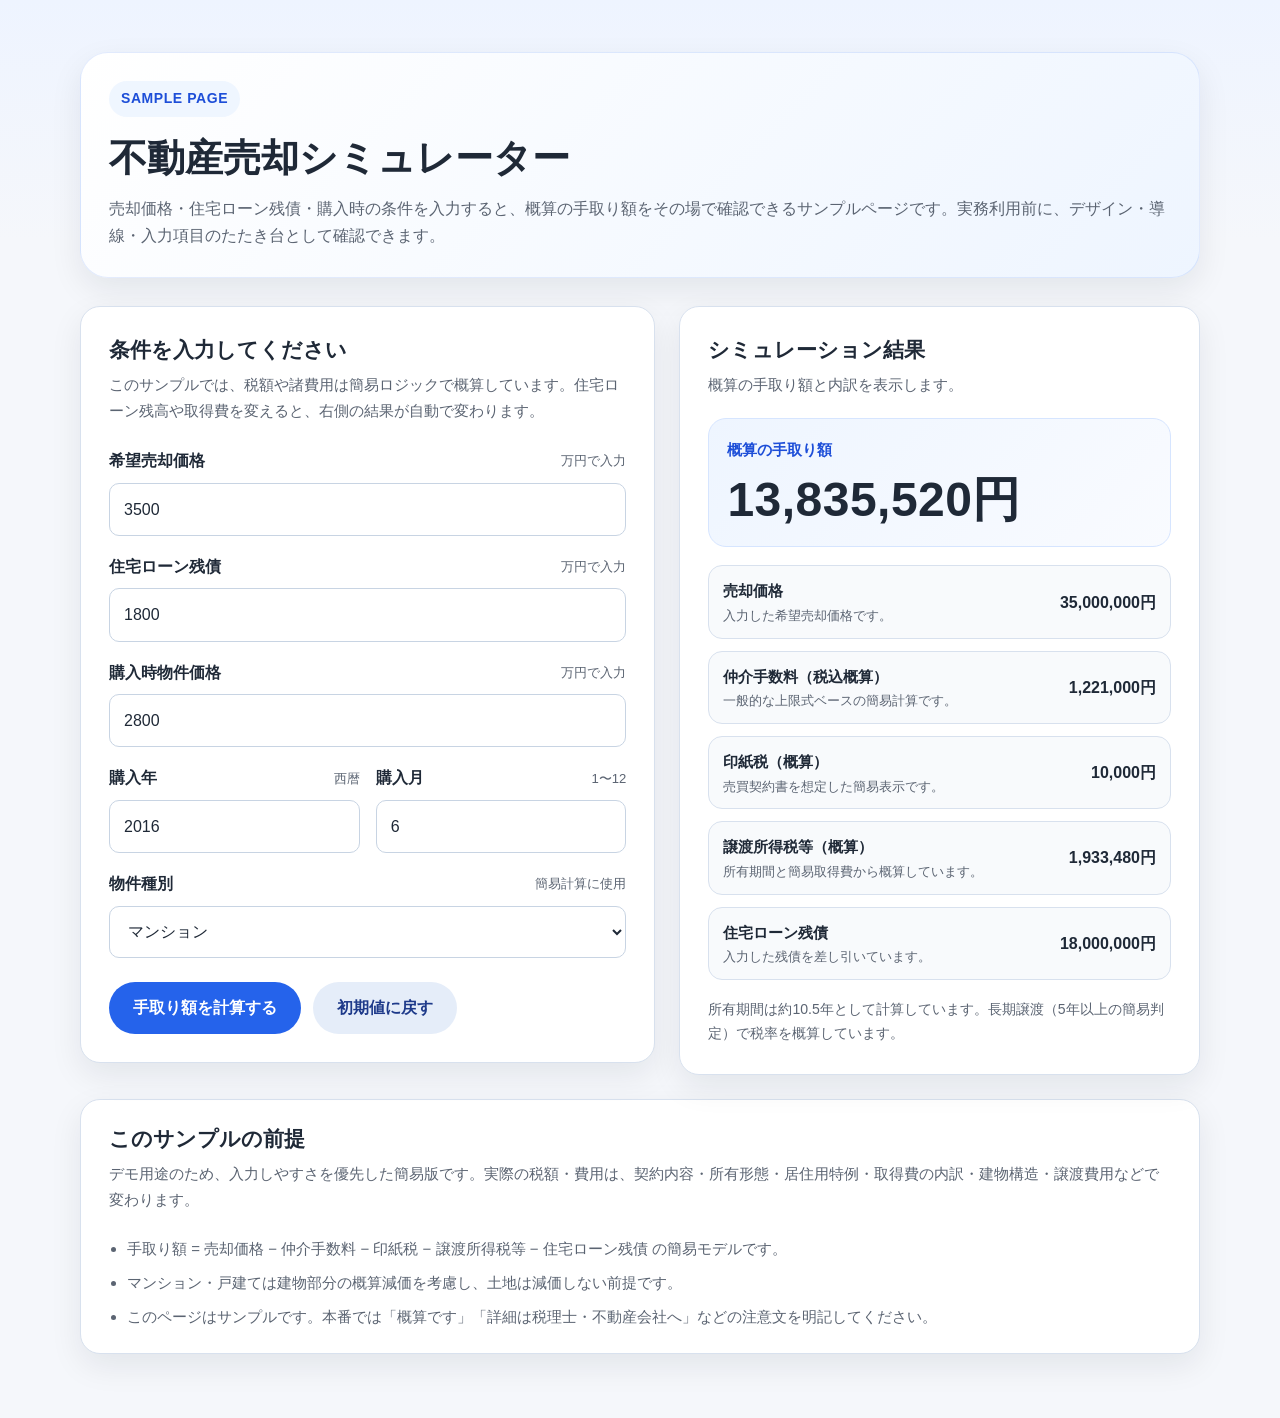
<file: tools/real-estate-sale-simulator/index.html>
<!doctype html>
<html lang="ja">
<head>
  <meta charset="utf-8">
  <meta name="viewport" content="width=device-width, initial-scale=1">
  <title>不動産売却シミュレーター サンプル</title>
  <style>
    :root {
      --color-bg: #f5f7fb;
      --color-surface: #ffffff;
      --color-surface-sub: #f8fafc;
      --color-border: #d8e1ee;
      --color-text: #1f2937;
      --color-text-sub: #5b6472;
      --color-primary: #2563eb;
      --color-primary-dark: #1d4ed8;
      --color-accent: #eff6ff;
      --color-danger: #b91c1c;
      --shadow-card: 0 12px 32px rgba(15, 23, 42, 0.08);
      --radius-lg: 20px;
      --radius-md: 14px;
      --radius-sm: 10px;
    }

    * {
      box-sizing: border-box;
    }

    html {
      scroll-behavior: smooth;
    }

    body {
      margin: 0;
      font-family: "Hiragino Sans", "Yu Gothic", "Meiryo", sans-serif;
      color: var(--color-text);
      background: linear-gradient(180deg, #eef4ff 0%, var(--color-bg) 240px, var(--color-bg) 100%);
      line-height: 1.7;
    }

    img {
      max-width: 100%;
      height: auto;
    }

    button,
    input,
    select {
      font: inherit;
    }

    .l-page {
      width: min(1120px, calc(100% - 32px));
      margin-inline: auto;
      padding: 32px 0 64px;
    }

    .c-hero {
      padding: 20px 0 28px;
    }

    .c-hero__inner {
      background: linear-gradient(135deg, #ffffff 0%, #eef5ff 100%);
      border: 1px solid rgba(37, 99, 235, 0.12);
      border-radius: 28px;
      box-shadow: var(--shadow-card);
      padding: 28px;
    }

    .c-hero__eyebrow {
      display: inline-flex;
      align-items: center;
      gap: 8px;
      padding: 6px 12px;
      border-radius: 999px;
      background: var(--color-accent);
      color: var(--color-primary-dark);
      font-size: 0.875rem;
      font-weight: 700;
      letter-spacing: 0.04em;
    }

    .c-hero__title {
      margin: 16px 0 12px;
      font-size: clamp(1.75rem, 3vw, 2.6rem);
      line-height: 1.3;
    }

    .c-hero__lead {
      margin: 0;
      color: var(--color-text-sub);
      font-size: 1rem;
    }

    .c-grid {
      display: grid;
      grid-template-columns: minmax(0, 1.05fr) minmax(320px, 0.95fr);
      gap: 24px;
      align-items: start;
    }

    .c-card {
      background: var(--color-surface);
      border: 1px solid var(--color-border);
      border-radius: var(--radius-lg);
      box-shadow: var(--shadow-card);
    }

    .c-formCard {
      padding: 28px;
    }

    .c-formCard__title,
    .c-resultCard__title,
    .c-noteCard__title {
      margin: 0 0 8px;
      font-size: 1.3rem;
      line-height: 1.4;
    }

    .c-formCard__lead,
    .c-noteCard__lead {
      margin: 0 0 24px;
      color: var(--color-text-sub);
      font-size: 0.95rem;
    }

    .c-form {
      display: grid;
      gap: 18px;
    }

    .c-field {
      display: grid;
      gap: 8px;
    }

    .c-field__head {
      display: flex;
      flex-wrap: wrap;
      align-items: center;
      justify-content: space-between;
      gap: 8px;
    }

    .c-field__label {
      font-weight: 700;
      font-size: 0.98rem;
    }

    .c-field__hint {
      color: var(--color-text-sub);
      font-size: 0.82rem;
    }

    .c-input,
    .c-select {
      width: 100%;
      min-height: 52px;
      padding: 12px 14px;
      border: 1px solid #c8d4e3;
      border-radius: var(--radius-sm);
      background: #fff;
      color: var(--color-text);
      transition: border-color 0.2s ease, box-shadow 0.2s ease, background-color 0.2s ease;
    }

    .c-input:focus,
    .c-select:focus {
      outline: none;
      border-color: var(--color-primary);
      box-shadow: 0 0 0 4px rgba(37, 99, 235, 0.14);
    }

    .c-form__row {
      display: grid;
      grid-template-columns: repeat(2, minmax(0, 1fr));
      gap: 16px;
    }

    .c-buttonGroup {
      display: flex;
      flex-wrap: wrap;
      gap: 12px;
      padding-top: 6px;
    }

    .c-button {
      appearance: none;
      border: none;
      border-radius: 999px;
      min-height: 52px;
      padding: 0 24px;
      cursor: pointer;
      font-weight: 700;
      transition: transform 0.15s ease, opacity 0.2s ease, background-color 0.2s ease;
    }

    .c-button:hover {
      transform: translateY(-1px);
    }

    .c-button:focus-visible {
      outline: 3px solid rgba(37, 99, 235, 0.2);
      outline-offset: 2px;
    }

    .c-button--primary {
      background: var(--color-primary);
      color: #fff;
    }

    .c-button--primary:hover {
      background: var(--color-primary-dark);
    }

    .c-button--secondary {
      background: #e5edf9;
      color: #1e3a8a;
    }

    .c-resultCard {
      position: sticky;
      top: 24px;
      padding: 28px;
    }

    .c-resultCard__lead {
      margin: 0 0 20px;
      color: var(--color-text-sub);
      font-size: 0.95rem;
    }

    .c-resultSummary {
      padding: 18px;
      border-radius: 18px;
      background: linear-gradient(135deg, #eef5ff 0%, #f9fbff 100%);
      border: 1px solid #d6e5ff;
      margin-bottom: 18px;
    }

    .c-resultSummary__label {
      margin: 0 0 8px;
      font-size: 0.95rem;
      font-weight: 700;
      color: #1d4ed8;
    }

    .c-resultSummary__value {
      margin: 0;
      font-size: clamp(2rem, 4vw, 3rem);
      line-height: 1.2;
      font-weight: 800;
      letter-spacing: 0.01em;
    }

    .c-breakdown {
      display: grid;
      gap: 12px;
      margin-bottom: 18px;
    }

    .c-breakdown__item {
      display: grid;
      grid-template-columns: minmax(0, 1fr) auto;
      gap: 12px;
      align-items: center;
      padding: 12px 14px;
      border: 1px solid var(--color-border);
      border-radius: 14px;
      background: var(--color-surface-sub);
    }

    .c-breakdown__term {
      margin: 0;
      font-size: 0.94rem;
      font-weight: 700;
    }

    .c-breakdown__desc {
      margin: 2px 0 0;
      color: var(--color-text-sub);
      font-size: 0.82rem;
      line-height: 1.5;
    }

    .c-breakdown__value {
      font-weight: 800;
      font-size: 1rem;
      text-align: right;
      white-space: nowrap;
    }

    .c-note {
      margin: 0;
      color: var(--color-text-sub);
      font-size: 0.88rem;
      line-height: 1.7;
    }

    .c-noteCard {
      margin-top: 24px;
      padding: 24px 28px;
    }

    .c-list {
      margin: 0;
      padding-left: 1.2em;
      color: var(--color-text-sub);
      font-size: 0.94rem;
    }

    .c-list li + li {
      margin-top: 8px;
    }

    .u-hidden {
      position: absolute !important;
      width: 1px !important;
      height: 1px !important;
      padding: 0 !important;
      margin: -1px !important;
      overflow: hidden !important;
      clip: rect(0, 0, 0, 0) !important;
      white-space: nowrap !important;
      border: 0 !important;
    }

    .is-invalid {
      border-color: var(--color-danger);
      background: #fff8f8;
    }

    .c-error {
      margin: 4px 0 0;
      font-size: 0.83rem;
      color: var(--color-danger);
      font-weight: 700;
    }

    @media (max-width: 900px) {
      .c-grid {
        grid-template-columns: 1fr;
      }

      .c-resultCard {
        position: static;
      }
    }

    @media (max-width: 640px) {
      .l-page {
        width: min(100% - 20px, 1120px);
        padding-top: 20px;
      }

      .c-hero__inner,
      .c-formCard,
      .c-resultCard,
      .c-noteCard {
        padding: 20px;
      }

      .c-form__row {
        grid-template-columns: 1fr;
      }

      .c-buttonGroup {
        flex-direction: column;
      }

      .c-button {
        width: 100%;
      }
    }
  </style>
</head>
<body>
  <main class="l-page">
    <section class="c-hero" aria-labelledby="hero-title">
      <div class="c-hero__inner">
        <span class="c-hero__eyebrow">SAMPLE PAGE</span>
        <h1 class="c-hero__title" id="hero-title">不動産売却シミュレーター</h1>
        <p class="c-hero__lead">
          売却価格・住宅ローン残債・購入時の条件を入力すると、概算の手取り額をその場で確認できるサンプルページです。実務利用前に、デザイン・導線・入力項目のたたき台として確認できます。
        </p>
      </div>
    </section>

    <div class="c-grid">
      <section class="c-card c-formCard" aria-labelledby="simulator-title">
        <h2 class="c-formCard__title" id="simulator-title">条件を入力してください</h2>
        <p class="c-formCard__lead">
          このサンプルでは、税額や諸費用は簡易ロジックで概算しています。住宅ローン残高や取得費を変えると、右側の結果が自動で変わります。
        </p>

        <form class="c-form" id="saleSimulatorForm" novalidate>
          <div class="c-field">
            <div class="c-field__head">
              <label class="c-field__label" for="salePrice">希望売却価格</label>
              <span class="c-field__hint">万円で入力</span>
            </div>
            <input class="c-input js-required js-number" id="salePrice" name="salePrice" type="number" inputmode="decimal" min="0" step="1" value="3500" aria-describedby="salePriceError">
            <p class="c-error u-hidden" id="salePriceError"></p>
          </div>

          <div class="c-field">
            <div class="c-field__head">
              <label class="c-field__label" for="loanBalance">住宅ローン残債</label>
              <span class="c-field__hint">万円で入力</span>
            </div>
            <input class="c-input js-required js-number" id="loanBalance" name="loanBalance" type="number" inputmode="decimal" min="0" step="1" value="1800" aria-describedby="loanBalanceError">
            <p class="c-error u-hidden" id="loanBalanceError"></p>
          </div>

          <div class="c-field">
            <div class="c-field__head">
              <label class="c-field__label" for="purchasePrice">購入時物件価格</label>
              <span class="c-field__hint">万円で入力</span>
            </div>
            <input class="c-input js-required js-number" id="purchasePrice" name="purchasePrice" type="number" inputmode="decimal" min="0" step="1" value="2800" aria-describedby="purchasePriceError">
            <p class="c-error u-hidden" id="purchasePriceError"></p>
          </div>

          <div class="c-form__row">
            <div class="c-field">
              <div class="c-field__head">
                <label class="c-field__label" for="purchaseYear">購入年</label>
                <span class="c-field__hint">西暦</span>
              </div>
              <input class="c-input js-required js-number" id="purchaseYear" name="purchaseYear" type="number" inputmode="numeric" min="1950" max="2099" step="1" value="2016" aria-describedby="purchaseYearError">
              <p class="c-error u-hidden" id="purchaseYearError"></p>
            </div>

            <div class="c-field">
              <div class="c-field__head">
                <label class="c-field__label" for="purchaseMonth">購入月</label>
                <span class="c-field__hint">1〜12</span>
              </div>
              <input class="c-input js-required js-number" id="purchaseMonth" name="purchaseMonth" type="number" inputmode="numeric" min="1" max="12" step="1" value="6" aria-describedby="purchaseMonthError">
              <p class="c-error u-hidden" id="purchaseMonthError"></p>
            </div>
          </div>

          <div class="c-field">
            <div class="c-field__head">
              <label class="c-field__label" for="propertyType">物件種別</label>
              <span class="c-field__hint">簡易計算に使用</span>
            </div>
            <select class="c-select js-required" id="propertyType" name="propertyType" aria-describedby="propertyTypeError">
              <option value="condo">マンション</option>
              <option value="house">戸建て</option>
              <option value="land">土地</option>
            </select>
            <p class="c-error u-hidden" id="propertyTypeError"></p>
          </div>

          <div class="c-buttonGroup">
            <button class="c-button c-button--primary" type="submit">手取り額を計算する</button>
            <button class="c-button c-button--secondary" type="button" id="resetButton">初期値に戻す</button>
          </div>
        </form>
      </section>

      <aside class="c-card c-resultCard" aria-labelledby="result-title">
        <h2 class="c-resultCard__title" id="result-title">シミュレーション結果</h2>
        <p class="c-resultCard__lead">概算の手取り額と内訳を表示します。</p>

        <div class="c-resultSummary" aria-live="polite" aria-atomic="true">
          <p class="c-resultSummary__label">概算の手取り額</p>
          <p class="c-resultSummary__value" id="netProceeds">-</p>
        </div>

        <div class="c-breakdown" id="breakdownList">
          <div class="c-breakdown__item">
            <div>
              <p class="c-breakdown__term">売却価格</p>
              <p class="c-breakdown__desc">入力した希望売却価格です。</p>
            </div>
            <div class="c-breakdown__value" id="salePriceView">-</div>
          </div>

          <div class="c-breakdown__item">
            <div>
              <p class="c-breakdown__term">仲介手数料（税込概算）</p>
              <p class="c-breakdown__desc">一般的な上限式ベースの簡易計算です。</p>
            </div>
            <div class="c-breakdown__value" id="brokerageFeeView">-</div>
          </div>

          <div class="c-breakdown__item">
            <div>
              <p class="c-breakdown__term">印紙税（概算）</p>
              <p class="c-breakdown__desc">売買契約書を想定した簡易表示です。</p>
            </div>
            <div class="c-breakdown__value" id="stampTaxView">-</div>
          </div>

          <div class="c-breakdown__item">
            <div>
              <p class="c-breakdown__term">譲渡所得税等（概算）</p>
              <p class="c-breakdown__desc">所有期間と簡易取得費から概算しています。</p>
            </div>
            <div class="c-breakdown__value" id="capitalGainsTaxView">-</div>
          </div>

          <div class="c-breakdown__item">
            <div>
              <p class="c-breakdown__term">住宅ローン残債</p>
              <p class="c-breakdown__desc">入力した残債を差し引いています。</p>
            </div>
            <div class="c-breakdown__value" id="loanBalanceView">-</div>
          </div>
        </div>

        <p class="c-note" id="ownershipNote">所有期間に応じて、短期譲渡 / 長期譲渡の簡易判定を行います。</p>
      </aside>
    </div>

    <section class="c-card c-noteCard" aria-labelledby="notice-title">
      <h2 class="c-noteCard__title" id="notice-title">このサンプルの前提</h2>
      <p class="c-noteCard__lead">
        デモ用途のため、入力しやすさを優先した簡易版です。実際の税額・費用は、契約内容・所有形態・居住用特例・取得費の内訳・建物構造・譲渡費用などで変わります。
      </p>
      <ul class="c-list">
        <li>手取り額 = 売却価格 − 仲介手数料 − 印紙税 − 譲渡所得税等 − 住宅ローン残債 の簡易モデルです。</li>
        <li>マンション・戸建ては建物部分の概算減価を考慮し、土地は減価しない前提です。</li>
        <li>このページはサンプルです。本番では「概算です」「詳細は税理士・不動産会社へ」などの注意文を明記してください。</li>
      </ul>
    </section>
  </main>

  <script>
    (function () {
      'use strict';

      const form = document.getElementById('saleSimulatorForm');
      const resetButton = document.getElementById('resetButton');
      const defaultValues = {
        salePrice: '3500',
        loanBalance: '1800',
        purchasePrice: '2800',
        purchaseYear: '2016',
        purchaseMonth: '6',
        propertyType: 'condo'
      };

      const TAX_RATES = {
        shortTerm: 0.3963,
        longTerm: 0.20315
      };

      const DEPRECIATION_RATES = {
        condo: 0.015,
        house: 0.02,
        land: 0
      };

      const resultNodes = {
        netProceeds: document.getElementById('netProceeds'),
        salePriceView: document.getElementById('salePriceView'),
        brokerageFeeView: document.getElementById('brokerageFeeView'),
        stampTaxView: document.getElementById('stampTaxView'),
        capitalGainsTaxView: document.getElementById('capitalGainsTaxView'),
        loanBalanceView: document.getElementById('loanBalanceView'),
        ownershipNote: document.getElementById('ownershipNote')
      };

      function toYenFromMan(valueMan) {
        return Math.round(Number(valueMan || 0) * 10000);
      }

      function formatYen(value) {
        const rounded = Math.round(value || 0);
        return rounded.toLocaleString('ja-JP') + '円';
      }

      function parseNumber(value) {
        const parsed = Number(value);
        return Number.isFinite(parsed) ? parsed : NaN;
      }

      function monthsBetween(year, month, baseDate) {
        const y = parseInt(year, 10);
        const m = parseInt(month, 10);
        if (!Number.isInteger(y) || !Number.isInteger(m)) return 0;
        const purchaseDate = new Date(y, m - 1, 1);
        const diffYears = baseDate.getFullYear() - purchaseDate.getFullYear();
        const diffMonths = baseDate.getMonth() - purchaseDate.getMonth();
        return Math.max(0, diffYears * 12 + diffMonths);
      }

      function calculateBrokerageFee(salePriceYen) {
        if (salePriceYen <= 0) return 0;

        let baseFee = 0;
        if (salePriceYen <= 2000000) {
          baseFee = salePriceYen * 0.05;
        } else if (salePriceYen <= 4000000) {
          baseFee = salePriceYen * 0.04 + 20000;
        } else {
          baseFee = salePriceYen * 0.03 + 60000;
        }
        return Math.round(baseFee * 1.1);
      }

      function calculateStampTax(salePriceYen) {
        if (salePriceYen <= 0) return 0;
        if (salePriceYen <= 10000000) return 5000;
        if (salePriceYen <= 50000000) return 10000;
        if (salePriceYen <= 100000000) return 30000;
        return 60000;
      }

      function calculateAdjustedPurchasePrice(purchasePriceYen, propertyType, ownedMonths) {
        if (propertyType === 'land') {
          return purchasePriceYen;
        }

        const buildingRatio = propertyType === 'condo' ? 0.85 : 0.8;
        const landRatio = 1 - buildingRatio;
        const buildingPrice = purchasePriceYen * buildingRatio;
        const landPrice = purchasePriceYen * landRatio;
        const annualRate = DEPRECIATION_RATES[propertyType] || 0;
        const elapsedYears = ownedMonths / 12;
        const depreciation = buildingPrice * annualRate * elapsedYears;
        const adjustedBuildingPrice = Math.max(0, buildingPrice - depreciation);
        return Math.round(landPrice + adjustedBuildingPrice);
      }

      function calculateCapitalGainsTax(salePriceYen, adjustedPurchasePriceYen, brokerageFeeYen, stampTaxYen, ownedMonths) {
        const transferCost = brokerageFeeYen + stampTaxYen;
        const gain = salePriceYen - adjustedPurchasePriceYen - transferCost;
        if (gain <= 0) {
          return { tax: 0, gain: gain, type: ownedMonths >= 60 ? 'long' : 'short' };
        }

        const isLongTerm = ownedMonths >= 60;
        const rate = isLongTerm ? TAX_RATES.longTerm : TAX_RATES.shortTerm;
        return {
          tax: Math.round(gain * rate),
          gain: gain,
          type: isLongTerm ? 'long' : 'short'
        };
      }

      function validateField(input) {
        const errorNode = document.getElementById(input.id + 'Error');
        let message = '';
        const value = input.value.trim();

        if (input.classList.contains('js-required') && value === '') {
          message = 'この項目は必須です。';
        } else if (input.classList.contains('js-number')) {
          const numericValue = parseNumber(value);
          if (Number.isNaN(numericValue)) {
            message = '数値で入力してください。';
          } else if (input.id === 'purchaseMonth' && (numericValue < 1 || numericValue > 12)) {
            message = '1〜12の範囲で入力してください。';
          } else if (input.id === 'purchaseYear' && (numericValue < 1950 || numericValue > 2099)) {
            message = '1950〜2099の範囲で入力してください。';
          } else if (numericValue < 0) {
            message = '0以上の数値で入力してください。';
          }
        }

        if (message) {
          input.classList.add('is-invalid');
          errorNode.textContent = message;
          errorNode.classList.remove('u-hidden');
          input.setAttribute('aria-invalid', 'true');
          return false;
        }

        input.classList.remove('is-invalid');
        errorNode.textContent = '';
        errorNode.classList.add('u-hidden');
        input.removeAttribute('aria-invalid');
        return true;
      }

      function validateForm() {
        const inputs = form.querySelectorAll('.js-required');
        let isValid = true;
        inputs.forEach(function (input) {
          if (!validateField(input)) {
            isValid = false;
          }
        });
        return isValid;
      }

      function calculateAndRender() {
        if (!validateForm()) {
          return;
        }

        const salePriceMan = parseNumber(form.salePrice.value);
        const loanBalanceMan = parseNumber(form.loanBalance.value);
        const purchasePriceMan = parseNumber(form.purchasePrice.value);
        const purchaseYear = parseNumber(form.purchaseYear.value);
        const purchaseMonth = parseNumber(form.purchaseMonth.value);
        const propertyType = form.propertyType.value;

        const salePriceYen = toYenFromMan(salePriceMan);
        const loanBalanceYen = toYenFromMan(loanBalanceMan);
        const purchasePriceYen = toYenFromMan(purchasePriceMan);
        const ownedMonths = monthsBetween(purchaseYear, purchaseMonth, new Date());
        const adjustedPurchasePriceYen = calculateAdjustedPurchasePrice(purchasePriceYen, propertyType, ownedMonths);
        const brokerageFeeYen = calculateBrokerageFee(salePriceYen);
        const stampTaxYen = calculateStampTax(salePriceYen);
        const taxResult = calculateCapitalGainsTax(
          salePriceYen,
          adjustedPurchasePriceYen,
          brokerageFeeYen,
          stampTaxYen,
          ownedMonths
        );

        const netProceedsYen = salePriceYen - brokerageFeeYen - stampTaxYen - taxResult.tax - loanBalanceYen;
        const ownershipTypeText = taxResult.type === 'long' ? '長期譲渡（5年以上の簡易判定）' : '短期譲渡（5年未満の簡易判定）';
        const ownedYears = (ownedMonths / 12).toFixed(1);

        resultNodes.netProceeds.textContent = formatYen(netProceedsYen);
        resultNodes.salePriceView.textContent = formatYen(salePriceYen);
        resultNodes.brokerageFeeView.textContent = formatYen(brokerageFeeYen);
        resultNodes.stampTaxView.textContent = formatYen(stampTaxYen);
        resultNodes.capitalGainsTaxView.textContent = formatYen(taxResult.tax);
        resultNodes.loanBalanceView.textContent = formatYen(loanBalanceYen);
        resultNodes.ownershipNote.textContent = '所有期間は約' + ownedYears + '年として計算しています。' + ownershipTypeText + 'で税率を概算しています。';
      }

      form.addEventListener('submit', function (event) {
        event.preventDefault();
        calculateAndRender();
      });

      form.querySelectorAll('input, select').forEach(function (field) {
        field.addEventListener('input', function () {
          validateField(field);
          if (validateForm()) {
            calculateAndRender();
          }
        });
        field.addEventListener('change', function () {
          validateField(field);
          if (validateForm()) {
            calculateAndRender();
          }
        });
      });

      resetButton.addEventListener('click', function () {
        Object.keys(defaultValues).forEach(function (key) {
          form.elements[key].value = defaultValues[key];
        });

        form.querySelectorAll('.js-required').forEach(function (input) {
          input.classList.remove('is-invalid');
          input.removeAttribute('aria-invalid');
          const errorNode = document.getElementById(input.id + 'Error');
          errorNode.textContent = '';
          errorNode.classList.add('u-hidden');
        });

        calculateAndRender();
      });

      calculateAndRender();
    }());
  </script>
</body>
</html>
</file>
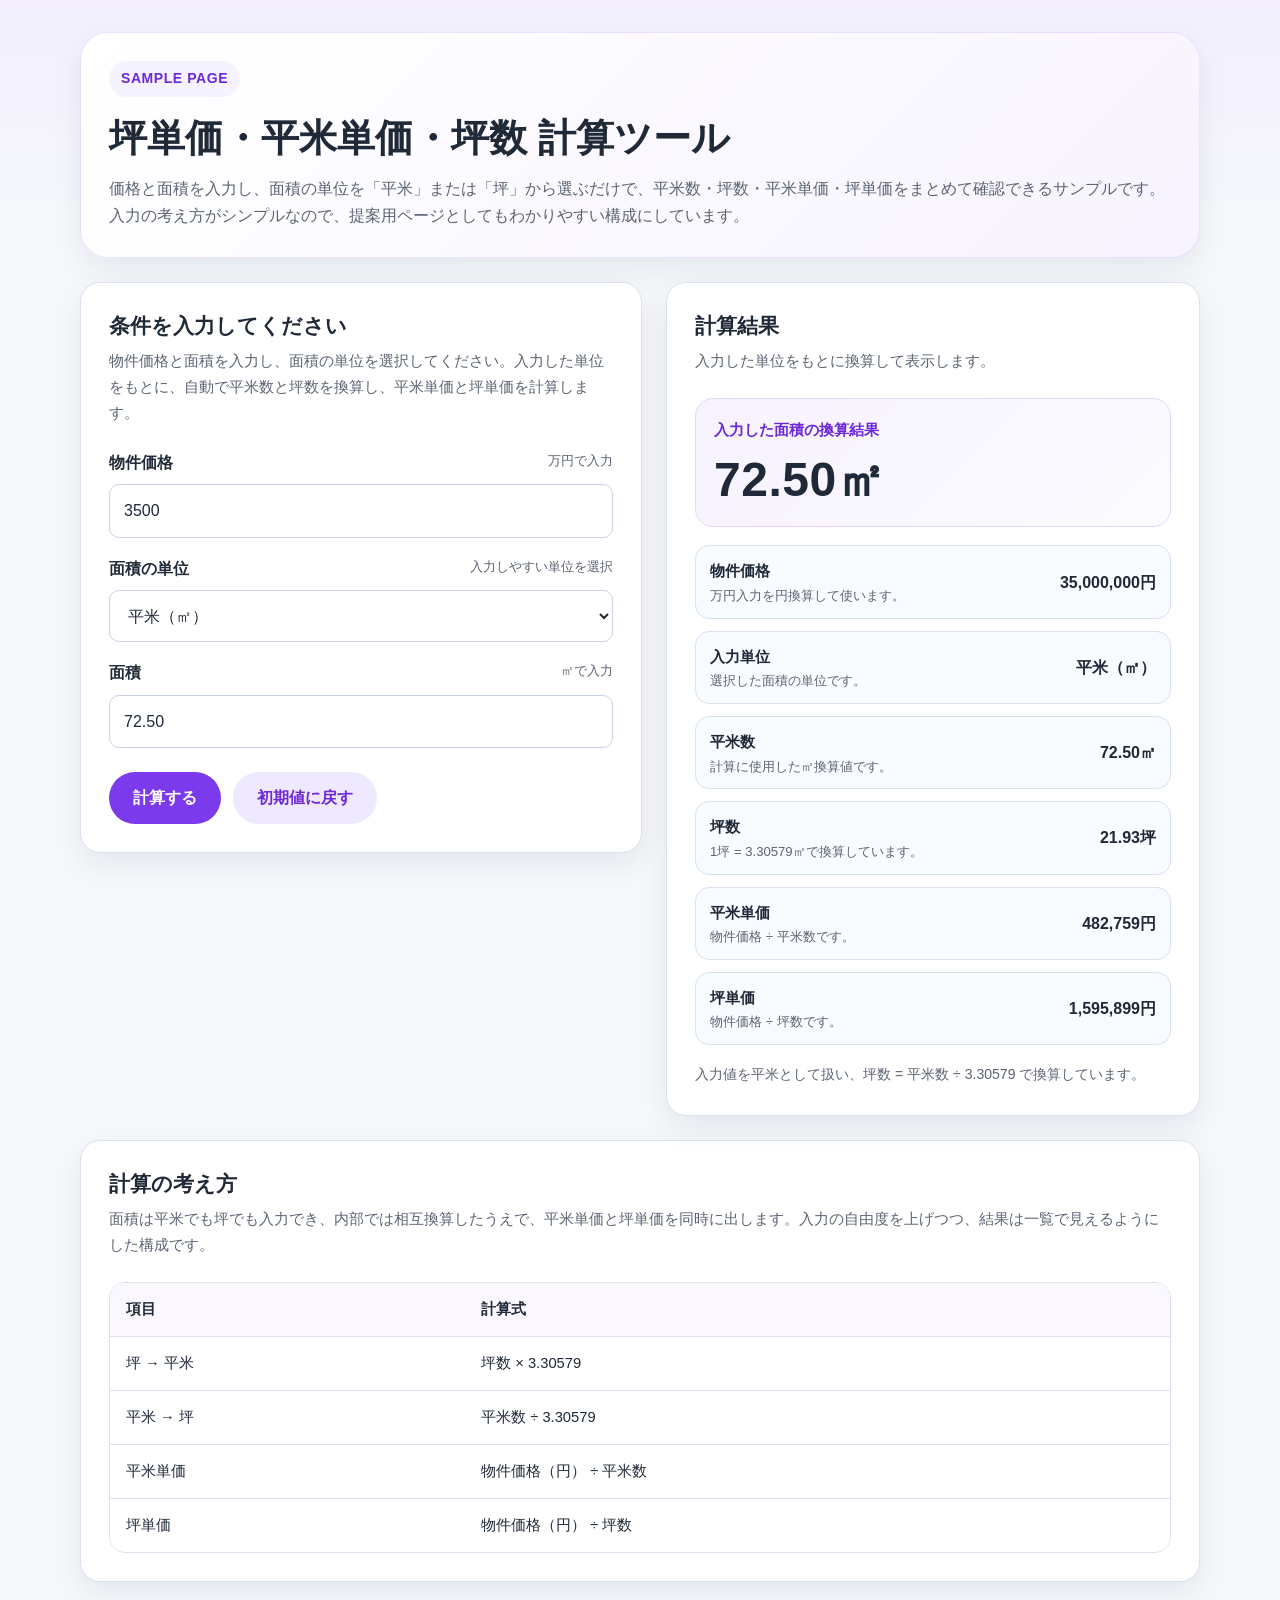
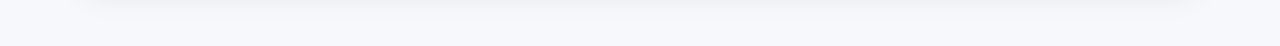
<file: tools/tsubo-unit-price-calculator/index.html>
<!doctype html>
<html lang="ja">
<head>
  <meta charset="utf-8">
  <meta name="viewport" content="width=device-width, initial-scale=1">
  <title>坪単価・平米単価・坪数 計算ツール サンプル</title>
  <style>
    :root {
      --color-bg: #f6f8fc;
      --color-surface: #ffffff;
      --color-surface-sub: #f8fbff;
      --color-border: #d8e1ee;
      --color-text: #1f2937;
      --color-text-sub: #5b6472;
      --color-primary: #7c3aed;
      --color-primary-dark: #6d28d9;
      --color-accent: #f5f3ff;
      --color-danger: #b91c1c;
      --shadow-card: 0 12px 32px rgba(15, 23, 42, 0.08);
      --radius-lg: 20px;
      --radius-md: 14px;
      --radius-sm: 10px;
    }

    * { box-sizing: border-box; }

    body {
      margin: 0;
      font-family: "Hiragino Sans", "Yu Gothic", "Meiryo", sans-serif;
      color: var(--color-text);
      background: linear-gradient(180deg, #f3efff 0%, var(--color-bg) 220px, var(--color-bg) 100%);
      line-height: 1.7;
    }

    button, input, select { font: inherit; }

    .l-page {
      width: min(1120px, calc(100% - 32px));
      margin-inline: auto;
      padding: 32px 0 64px;
    }

    .c-hero {
      margin-bottom: 24px;
      background: linear-gradient(135deg, #ffffff 0%, #f7f3ff 100%);
      border: 1px solid rgba(124, 58, 237, 0.12);
      border-radius: 28px;
      box-shadow: var(--shadow-card);
      padding: 28px;
    }

    .c-hero__badge {
      display: inline-flex;
      align-items: center;
      gap: 8px;
      padding: 6px 12px;
      border-radius: 999px;
      background: var(--color-accent);
      color: var(--color-primary-dark);
      font-size: 0.875rem;
      font-weight: 700;
      letter-spacing: 0.04em;
    }

    .c-hero__title {
      margin: 16px 0 12px;
      font-size: clamp(1.8rem, 3vw, 2.5rem);
      line-height: 1.3;
    }

    .c-hero__lead {
      margin: 0;
      color: var(--color-text-sub);
    }

    .c-grid {
      display: grid;
      grid-template-columns: minmax(0, 1fr) minmax(330px, 0.95fr);
      gap: 24px;
      align-items: start;
    }

    .c-card {
      background: var(--color-surface);
      border: 1px solid var(--color-border);
      border-radius: var(--radius-lg);
      box-shadow: var(--shadow-card);
    }

    .c-panel {
      padding: 28px;
    }

    .c-panel__title {
      margin: 0 0 8px;
      font-size: 1.3rem;
      line-height: 1.4;
    }

    .c-panel__lead {
      margin: 0 0 24px;
      color: var(--color-text-sub);
      font-size: 0.95rem;
    }

    .c-form {
      display: grid;
      gap: 18px;
    }

    .c-field {
      display: grid;
      gap: 8px;
    }

    .c-field__head {
      display: flex;
      justify-content: space-between;
      gap: 8px;
      flex-wrap: wrap;
    }

    .c-field__label {
      font-weight: 700;
      font-size: 0.98rem;
    }

    .c-field__hint {
      color: var(--color-text-sub);
      font-size: 0.82rem;
    }

    .c-form__row {
      display: grid;
      grid-template-columns: minmax(180px, 0.7fr) minmax(0, 1fr);
      gap: 14px;
    }

    .c-input,
    .c-select {
      width: 100%;
      min-height: 52px;
      padding: 12px 14px;
      border: 1px solid #c8d4e3;
      border-radius: var(--radius-sm);
      background: #fff;
      color: var(--color-text);
      transition: border-color .2s ease, box-shadow .2s ease, background-color .2s ease;
    }

    .c-input:focus,
    .c-select:focus {
      outline: none;
      border-color: var(--color-primary);
      box-shadow: 0 0 0 4px rgba(124, 58, 237, 0.14);
    }

    .c-actions {
      display: flex;
      flex-wrap: wrap;
      gap: 12px;
      padding-top: 6px;
    }

    .c-button {
      appearance: none;
      border: none;
      border-radius: 999px;
      min-height: 52px;
      padding: 0 24px;
      cursor: pointer;
      font-weight: 700;
      transition: transform .15s ease, background-color .2s ease;
    }

    .c-button:hover { transform: translateY(-1px); }

    .c-button--primary {
      background: var(--color-primary);
      color: #fff;
    }

    .c-button--primary:hover { background: var(--color-primary-dark); }

    .c-button--secondary {
      background: #efe9ff;
      color: var(--color-primary-dark);
    }

    .c-resultCard {
      position: sticky;
      top: 24px;
      padding: 28px;
    }

    .c-summary {
      margin-bottom: 18px;
      padding: 18px;
      border-radius: 18px;
      background: linear-gradient(135deg, #f6f2ff 0%, #fcfbff 100%);
      border: 1px solid #e3d7ff;
    }

    .c-summary__label {
      margin: 0 0 8px;
      font-size: 0.95rem;
      font-weight: 700;
      color: var(--color-primary-dark);
    }

    .c-summary__value {
      margin: 0;
      font-size: clamp(2rem, 4vw, 3rem);
      line-height: 1.2;
      font-weight: 800;
      letter-spacing: .01em;
    }

    .c-breakdown {
      display: grid;
      gap: 12px;
      margin-bottom: 18px;
    }

    .c-breakdown__item {
      display: grid;
      grid-template-columns: minmax(0, 1fr) auto;
      align-items: center;
      gap: 12px;
      padding: 12px 14px;
      border: 1px solid var(--color-border);
      border-radius: 14px;
      background: var(--color-surface-sub);
    }

    .c-breakdown__term {
      margin: 0;
      font-size: 0.94rem;
      font-weight: 700;
    }

    .c-breakdown__desc {
      margin: 2px 0 0;
      color: var(--color-text-sub);
      font-size: 0.82rem;
      line-height: 1.5;
    }

    .c-breakdown__value {
      font-weight: 800;
      font-size: 1rem;
      text-align: right;
      white-space: nowrap;
    }

    .c-note {
      margin: 0;
      color: var(--color-text-sub);
      font-size: 0.88rem;
      line-height: 1.7;
    }

    .c-tableWrap {
      overflow-x: auto;
      border: 1px solid var(--color-border);
      border-radius: 16px;
    }

    .c-table {
      width: 100%;
      border-collapse: collapse;
      background: #fff;
    }

    .c-table th,
    .c-table td {
      padding: 14px 16px;
      border-bottom: 1px solid var(--color-border);
      text-align: left;
      vertical-align: top;
      font-size: 0.92rem;
    }

    .c-table th {
      background: #faf7ff;
      font-weight: 700;
    }

    .c-table tr:last-child td { border-bottom: none; }

    .u-hidden {
      position: absolute !important;
      width: 1px !important;
      height: 1px !important;
      padding: 0 !important;
      margin: -1px !important;
      overflow: hidden !important;
      clip: rect(0, 0, 0, 0) !important;
      white-space: nowrap !important;
      border: 0 !important;
    }

    .is-invalid {
      border-color: var(--color-danger);
      background: #fff8f8;
    }

    .c-error {
      margin: 4px 0 0;
      font-size: 0.83rem;
      color: var(--color-danger);
      font-weight: 700;
    }

    @media (max-width: 920px) {
      .c-grid { grid-template-columns: 1fr; }
      .c-resultCard { position: static; }
    }

    @media (max-width: 640px) {
      .l-page { width: min(100% - 20px, 1120px); padding-top: 20px; }
      .c-hero, .c-panel, .c-resultCard { padding: 20px; }
      .c-form__row { grid-template-columns: 1fr; }
      .c-actions { flex-direction: column; }
      .c-button { width: 100%; }
    }
  </style>
</head>
<body>
  <main class="l-page">
    <section class="c-hero" aria-labelledby="hero-title">
      <span class="c-hero__badge">SAMPLE PAGE</span>
      <h1 class="c-hero__title" id="hero-title">坪単価・平米単価・坪数 計算ツール</h1>
      <p class="c-hero__lead">
        価格と面積を入力し、面積の単位を「平米」または「坪」から選ぶだけで、平米数・坪数・平米単価・坪単価をまとめて確認できるサンプルです。入力の考え方がシンプルなので、提案用ページとしてもわかりやすい構成にしています。
      </p>
    </section>

    <div class="c-grid">
      <section class="c-card c-panel" aria-labelledby="form-title">
        <h2 class="c-panel__title" id="form-title">条件を入力してください</h2>
        <p class="c-panel__lead">
          物件価格と面積を入力し、面積の単位を選択してください。入力した単位をもとに、自動で平米数と坪数を換算し、平米単価と坪単価を計算します。
        </p>

        <form class="c-form" id="tsuboCalculatorForm" novalidate>
          <div class="c-field">
            <div class="c-field__head">
              <label class="c-field__label" for="salePrice">物件価格</label>
              <span class="c-field__hint">万円で入力</span>
            </div>
            <input class="c-input js-required js-number" id="salePrice" name="salePrice" type="number" inputmode="decimal" min="0" step="1" value="3500" aria-describedby="salePriceError">
            <p class="c-error u-hidden" id="salePriceError"></p>
          </div>

          <div class="c-field">
            <div class="c-field__head">
              <label class="c-field__label" for="areaUnit">面積の単位</label>
              <span class="c-field__hint">入力しやすい単位を選択</span>
            </div>
            <select class="c-select js-required" id="areaUnit" name="areaUnit" aria-describedby="areaUnitError">
              <option value="sqm">平米（㎡）</option>
              <option value="tsubo">坪</option>
            </select>
            <p class="c-error u-hidden" id="areaUnitError"></p>
          </div>

          <div class="c-field">
            <div class="c-field__head">
              <label class="c-field__label" for="areaValue">面積</label>
              <span class="c-field__hint" id="areaUnitHint">㎡で入力</span>
            </div>
            <input class="c-input js-required js-number" id="areaValue" name="areaValue" type="number" inputmode="decimal" min="0" step="0.01" value="72.50" aria-describedby="areaValueError">
            <p class="c-error u-hidden" id="areaValueError"></p>
          </div>

          <div class="c-actions">
            <button class="c-button c-button--primary" type="submit">計算する</button>
            <button class="c-button c-button--secondary" type="button" id="resetButton">初期値に戻す</button>
          </div>
        </form>
      </section>

      <aside class="c-card c-resultCard" aria-labelledby="result-title">
        <h2 class="c-panel__title" id="result-title">計算結果</h2>
        <p class="c-panel__lead">入力した単位をもとに換算して表示します。</p>

        <div class="c-summary" aria-live="polite" aria-atomic="true">
          <p class="c-summary__label">入力した面積の換算結果</p>
          <p class="c-summary__value" id="resultSummaryValue">-</p>
        </div>

        <div class="c-breakdown">
          <div class="c-breakdown__item">
            <div>
              <p class="c-breakdown__term">物件価格</p>
              <p class="c-breakdown__desc">万円入力を円換算して使います。</p>
            </div>
            <div class="c-breakdown__value" id="salePriceView">-</div>
          </div>
          <div class="c-breakdown__item">
            <div>
              <p class="c-breakdown__term">入力単位</p>
              <p class="c-breakdown__desc">選択した面積の単位です。</p>
            </div>
            <div class="c-breakdown__value" id="inputUnitView">-</div>
          </div>
          <div class="c-breakdown__item">
            <div>
              <p class="c-breakdown__term">平米数</p>
              <p class="c-breakdown__desc">計算に使用した㎡換算値です。</p>
            </div>
            <div class="c-breakdown__value" id="areaSqmView">-</div>
          </div>
          <div class="c-breakdown__item">
            <div>
              <p class="c-breakdown__term">坪数</p>
              <p class="c-breakdown__desc">1坪 = 3.30579㎡で換算しています。</p>
            </div>
            <div class="c-breakdown__value" id="tsuboView">-</div>
          </div>
          <div class="c-breakdown__item">
            <div>
              <p class="c-breakdown__term">平米単価</p>
              <p class="c-breakdown__desc">物件価格 ÷ 平米数です。</p>
            </div>
            <div class="c-breakdown__value" id="heibeiPriceView">-</div>
          </div>
          <div class="c-breakdown__item">
            <div>
              <p class="c-breakdown__term">坪単価</p>
              <p class="c-breakdown__desc">物件価格 ÷ 坪数です。</p>
            </div>
            <div class="c-breakdown__value" id="tsuboPriceView">-</div>
          </div>
        </div>

        <p class="c-note" id="formulaNote">1坪 = 3.30579㎡として換算しています。</p>
      </aside>
    </div>

    <section class="c-card c-panel" aria-labelledby="guide-title" style="margin-top:24px;">
      <h2 class="c-panel__title" id="guide-title">計算の考え方</h2>
      <p class="c-panel__lead">
        面積は平米でも坪でも入力でき、内部では相互換算したうえで、平米単価と坪単価を同時に出します。入力の自由度を上げつつ、結果は一覧で見えるようにした構成です。
      </p>
      <div class="c-tableWrap">
        <table class="c-table">
          <thead>
            <tr>
              <th>項目</th>
              <th>計算式</th>
            </tr>
          </thead>
          <tbody>
            <tr>
              <td>坪 → 平米</td>
              <td>坪数 × 3.30579</td>
            </tr>
            <tr>
              <td>平米 → 坪</td>
              <td>平米数 ÷ 3.30579</td>
            </tr>
            <tr>
              <td>平米単価</td>
              <td>物件価格（円） ÷ 平米数</td>
            </tr>
            <tr>
              <td>坪単価</td>
              <td>物件価格（円） ÷ 坪数</td>
            </tr>
          </tbody>
        </table>
      </div>
    </section>
  </main>

  <script>
    (function () {
      'use strict';

      const TSUBO_TO_SQM = 3.30579;
      const form = document.getElementById('tsuboCalculatorForm');
      const resetButton = document.getElementById('resetButton');
      const areaUnit = document.getElementById('areaUnit');
      const areaValue = document.getElementById('areaValue');
      const areaUnitHint = document.getElementById('areaUnitHint');

      const defaultValues = {
        salePrice: '3500',
        areaUnit: 'sqm',
        areaValue: '72.50'
      };

      const resultNodes = {
        resultSummaryValue: document.getElementById('resultSummaryValue'),
        salePriceView: document.getElementById('salePriceView'),
        inputUnitView: document.getElementById('inputUnitView'),
        areaSqmView: document.getElementById('areaSqmView'),
        tsuboView: document.getElementById('tsuboView'),
        heibeiPriceView: document.getElementById('heibeiPriceView'),
        tsuboPriceView: document.getElementById('tsuboPriceView'),
        formulaNote: document.getElementById('formulaNote')
      };

      function parseNumber(value) {
        const parsed = Number(value);
        return Number.isFinite(parsed) ? parsed : NaN;
      }

      function toYenFromMan(valueMan) {
        return Math.round(Number(valueMan || 0) * 10000);
      }

      function formatYen(value) {
        return Math.round(value || 0).toLocaleString('ja-JP') + '円';
      }

      function formatSqm(value) {
        return Number(value || 0).toLocaleString('ja-JP', { minimumFractionDigits: 2, maximumFractionDigits: 2 }) + '㎡';
      }

      function formatTsubo(value) {
        return Number(value || 0).toLocaleString('ja-JP', { minimumFractionDigits: 2, maximumFractionDigits: 2 }) + '坪';
      }

      function updateAreaHint() {
        if (areaUnit.value === 'sqm') {
          areaUnitHint.textContent = '㎡で入力';
          areaValue.placeholder = '例）72.50';
          return;
        }
        areaUnitHint.textContent = '坪で入力';
        areaValue.placeholder = '例）21.93';
      }

      function validateField(input) {
        const errorNode = document.getElementById(input.id + 'Error');
        let message = '';
        const value = input.value.trim();

        if (input.classList.contains('js-required') && value === '') {
          message = 'この項目は必須です。';
        } else if (input.classList.contains('js-number')) {
          const numericValue = parseNumber(value);
          if (Number.isNaN(numericValue)) {
            message = '数値で入力してください。';
          } else if (numericValue <= 0) {
            message = '0より大きい数値で入力してください。';
          }
        }

        if (message) {
          input.classList.add('is-invalid');
          input.removeAttribute('aria-invalid');
          input.setAttribute('aria-invalid', 'true');
          if (errorNode) {
            errorNode.textContent = message;
            errorNode.classList.remove('u-hidden');
          }
          return false;
        }

        input.classList.remove('is-invalid');
        input.removeAttribute('aria-invalid');
        if (errorNode) {
          errorNode.textContent = '';
          errorNode.classList.add('u-hidden');
        }
        return true;
      }

      function validateForm() {
        let isValid = true;
        form.querySelectorAll('.js-required').forEach(function (input) {
          if (!validateField(input)) {
            isValid = false;
          }
        });
        return isValid;
      }

      function calculateValues() {
        const salePriceMan = parseNumber(form.salePrice.value);
        const areaInput = parseNumber(form.areaValue.value);
        const inputUnit = form.areaUnit.value;
        const salePriceYen = toYenFromMan(salePriceMan);

        let areaSqm = 0;
        let tsubo = 0;

        if (inputUnit === 'sqm') {
          areaSqm = areaInput;
          tsubo = areaSqm / TSUBO_TO_SQM;
        } else {
          tsubo = areaInput;
          areaSqm = tsubo * TSUBO_TO_SQM;
        }

        const heibeiPrice = salePriceYen / areaSqm;
        const tsuboPrice = salePriceYen / tsubo;

        return {
          salePriceYen: salePriceYen,
          inputUnit: inputUnit,
          areaSqm: areaSqm,
          tsubo: tsubo,
          heibeiPrice: heibeiPrice,
          tsuboPrice: tsuboPrice,
          inputArea: areaInput
        };
      }

      function renderResult(values) {
        const inputUnitText = values.inputUnit === 'sqm' ? '平米（㎡）' : '坪';
        const inputAreaText = values.inputUnit === 'sqm'
          ? Number(values.inputArea).toLocaleString('ja-JP', { minimumFractionDigits: 2, maximumFractionDigits: 2 }) + '㎡'
          : Number(values.inputArea).toLocaleString('ja-JP', { minimumFractionDigits: 2, maximumFractionDigits: 2 }) + '坪';

        resultNodes.resultSummaryValue.textContent = inputAreaText;
        resultNodes.salePriceView.textContent = formatYen(values.salePriceYen);
        resultNodes.inputUnitView.textContent = inputUnitText;
        resultNodes.areaSqmView.textContent = formatSqm(values.areaSqm);
        resultNodes.tsuboView.textContent = formatTsubo(values.tsubo);
        resultNodes.heibeiPriceView.textContent = formatYen(values.heibeiPrice);
        resultNodes.tsuboPriceView.textContent = formatYen(values.tsuboPrice);
        resultNodes.formulaNote.textContent = values.inputUnit === 'sqm'
          ? '入力値を平米として扱い、坪数 = 平米数 ÷ 3.30579 で換算しています。'
          : '入力値を坪として扱い、平米数 = 坪数 × 3.30579 で換算しています。';
      }

      function calculateAndRender() {
        if (!validateForm()) {
          return;
        }
        renderResult(calculateValues());
      }

      form.addEventListener('submit', function (event) {
        event.preventDefault();
        calculateAndRender();
      });

      form.querySelectorAll('input, select').forEach(function (field) {
        field.addEventListener('input', function () {
          validateField(field);
          if (validateForm()) {
            calculateAndRender();
          }
        });
        field.addEventListener('change', function () {
          if (field === areaUnit) {
            updateAreaHint();
          }
          validateField(field);
          if (validateForm()) {
            calculateAndRender();
          }
        });
      });

      resetButton.addEventListener('click', function () {
        Object.keys(defaultValues).forEach(function (key) {
          form.elements[key].value = defaultValues[key];
        });

        form.querySelectorAll('.js-required').forEach(function (input) {
          input.classList.remove('is-invalid');
          input.removeAttribute('aria-invalid');
          const errorNode = document.getElementById(input.id + 'Error');
          if (errorNode) {
            errorNode.textContent = '';
            errorNode.classList.add('u-hidden');
          }
        });

        updateAreaHint();
        calculateAndRender();
      });

      updateAreaHint();
      calculateAndRender();
    }());
  </script>
</body>
</html>
</file>
